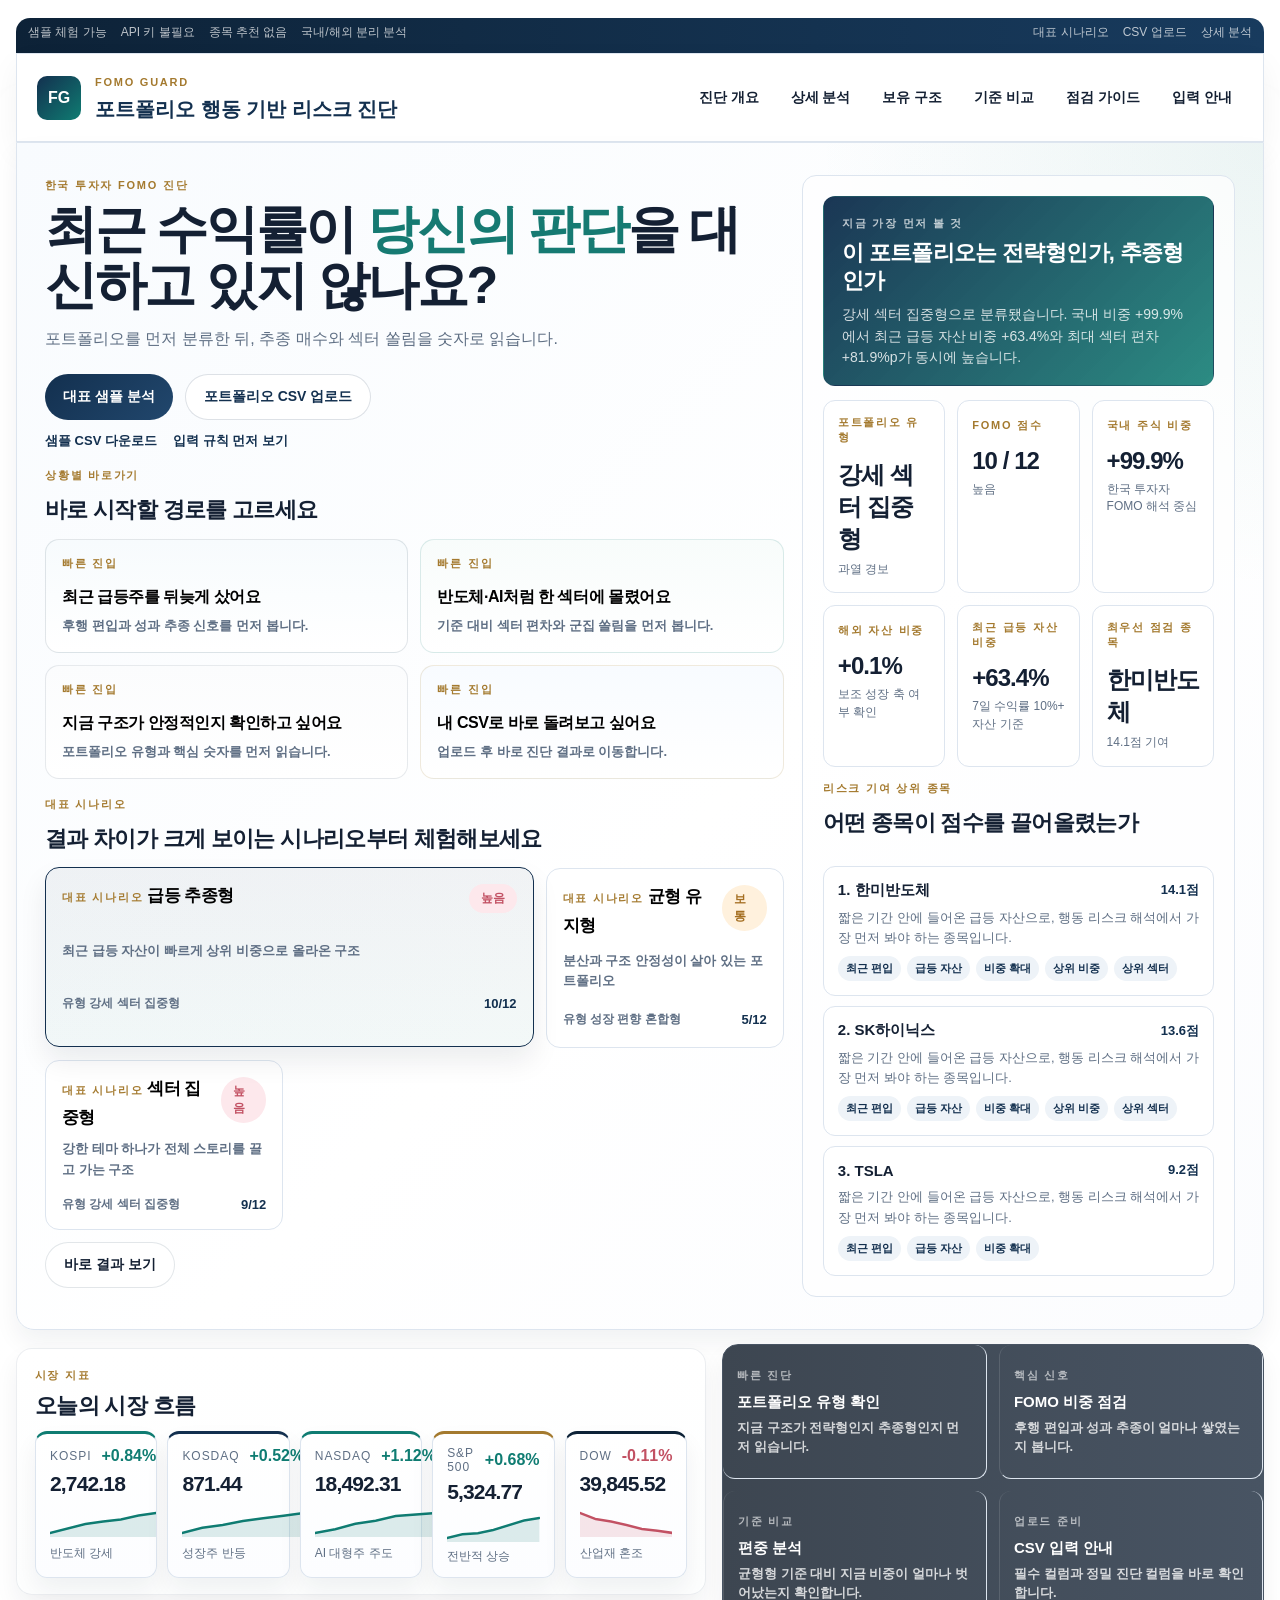
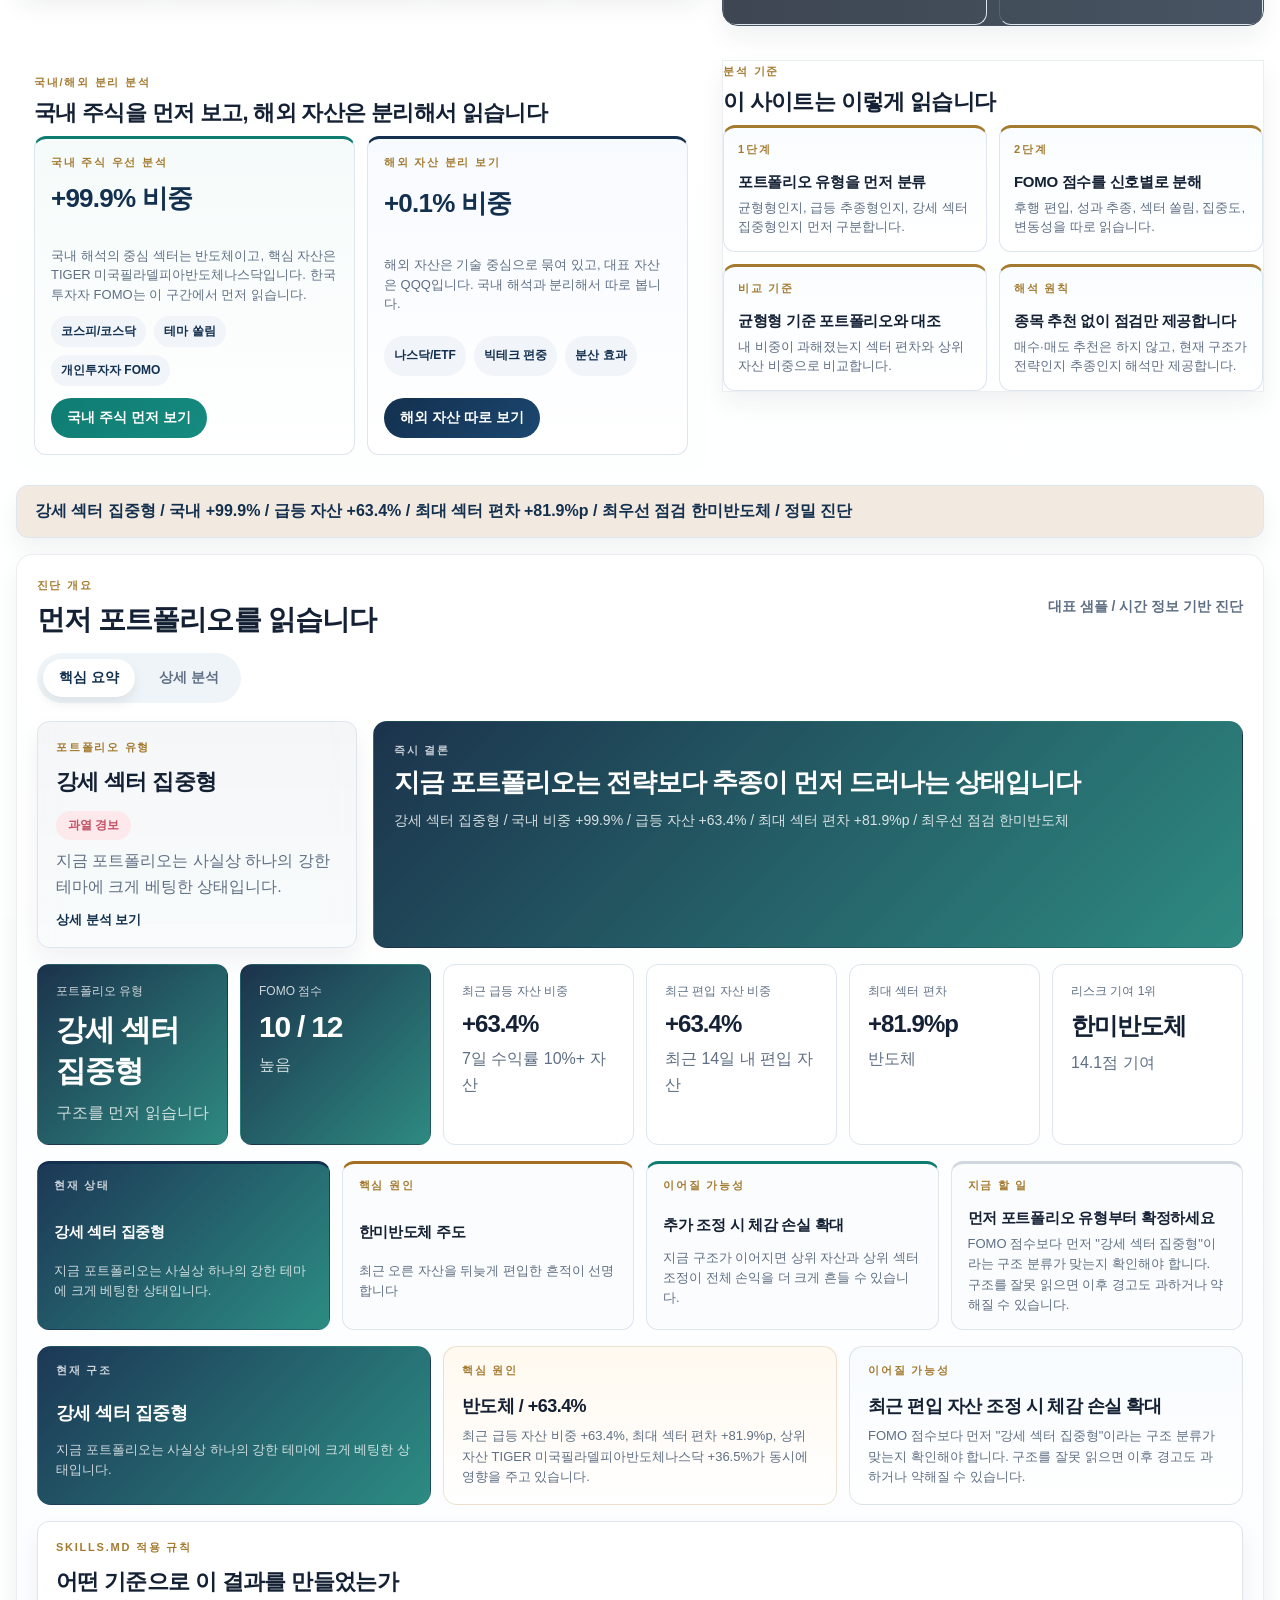
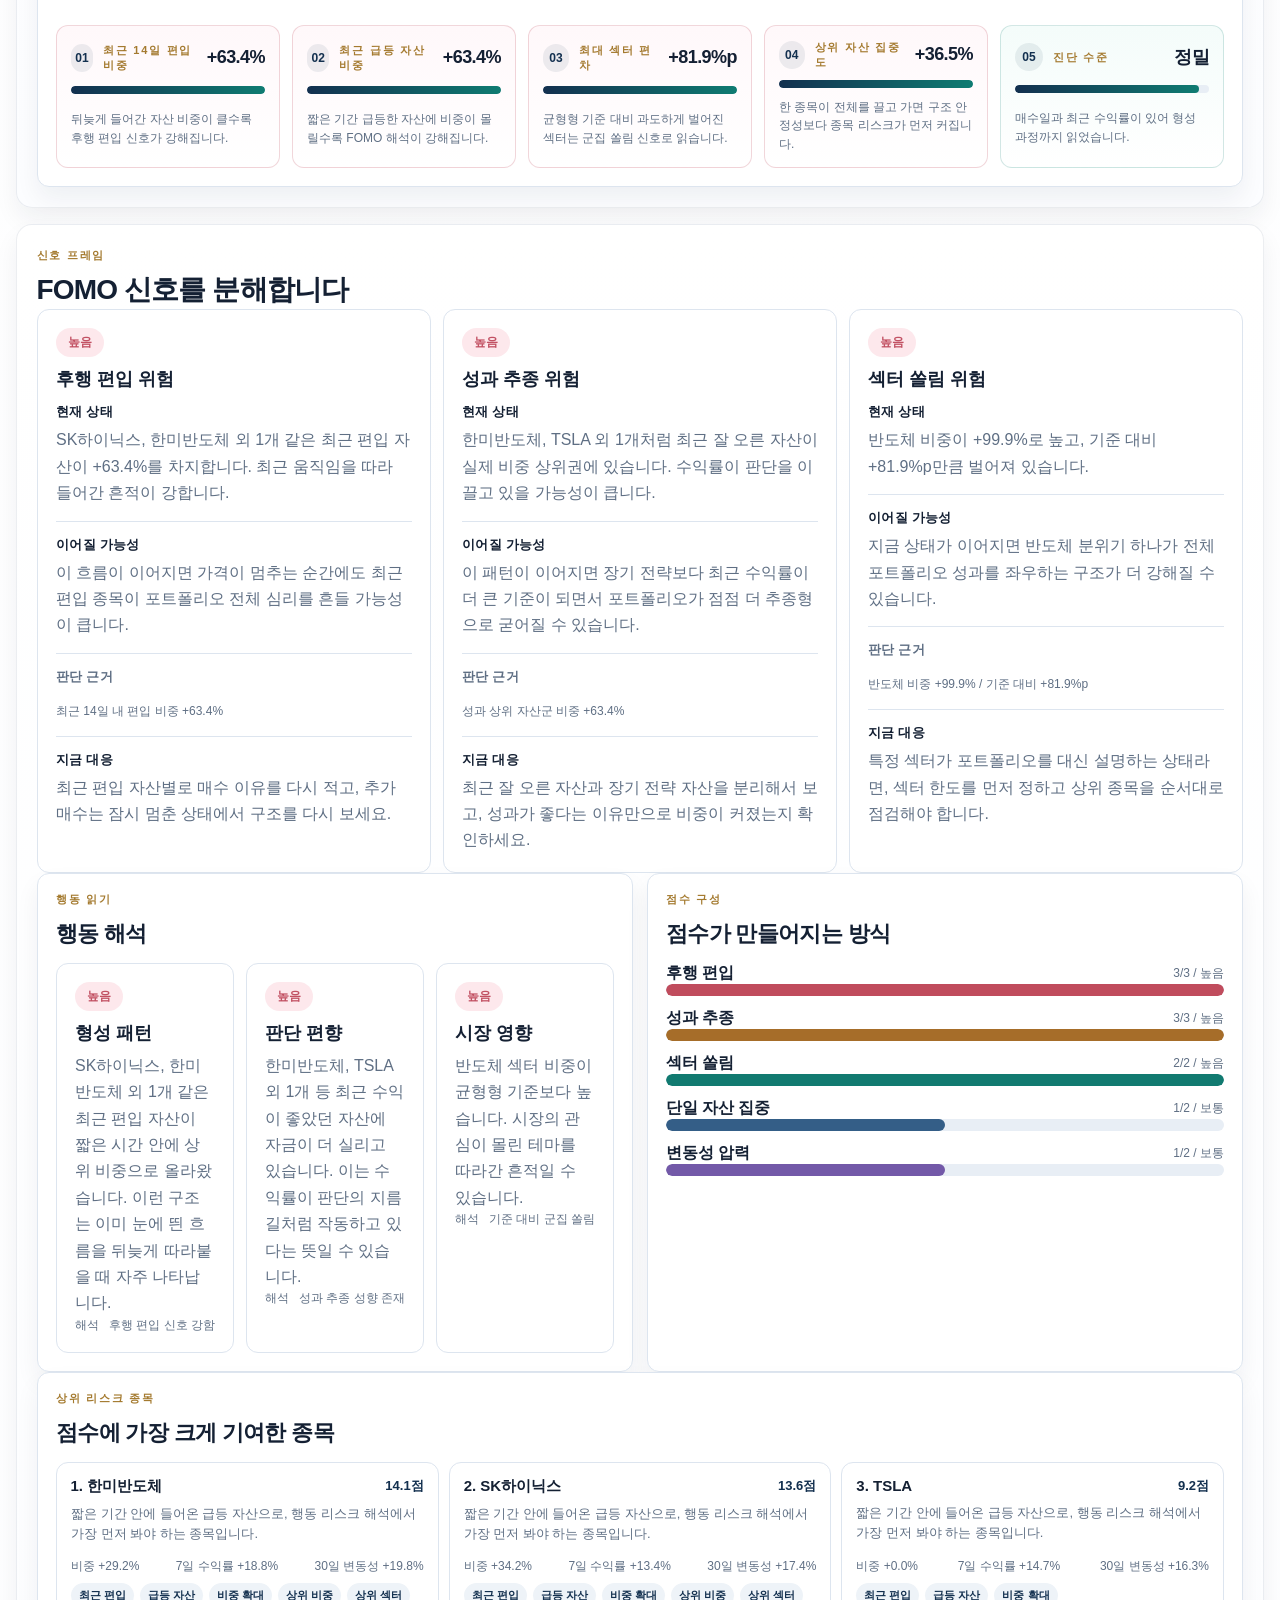
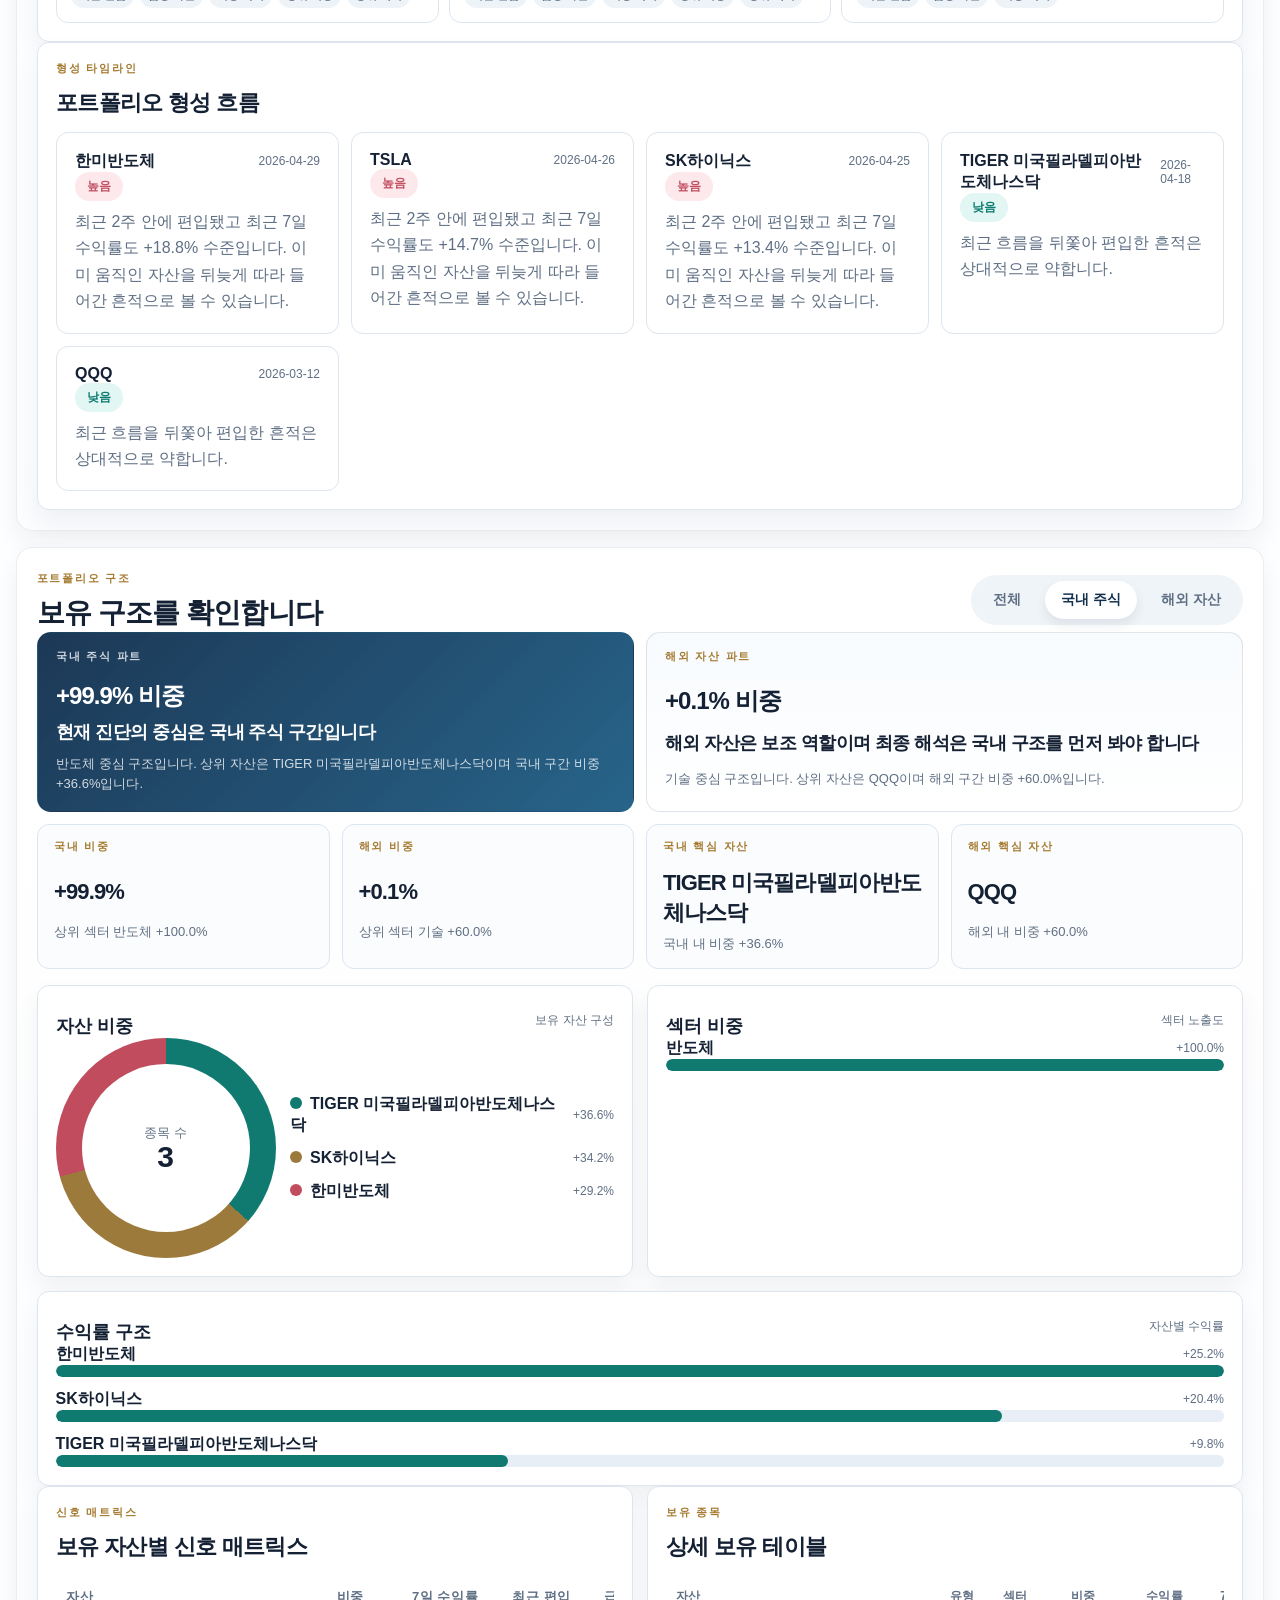
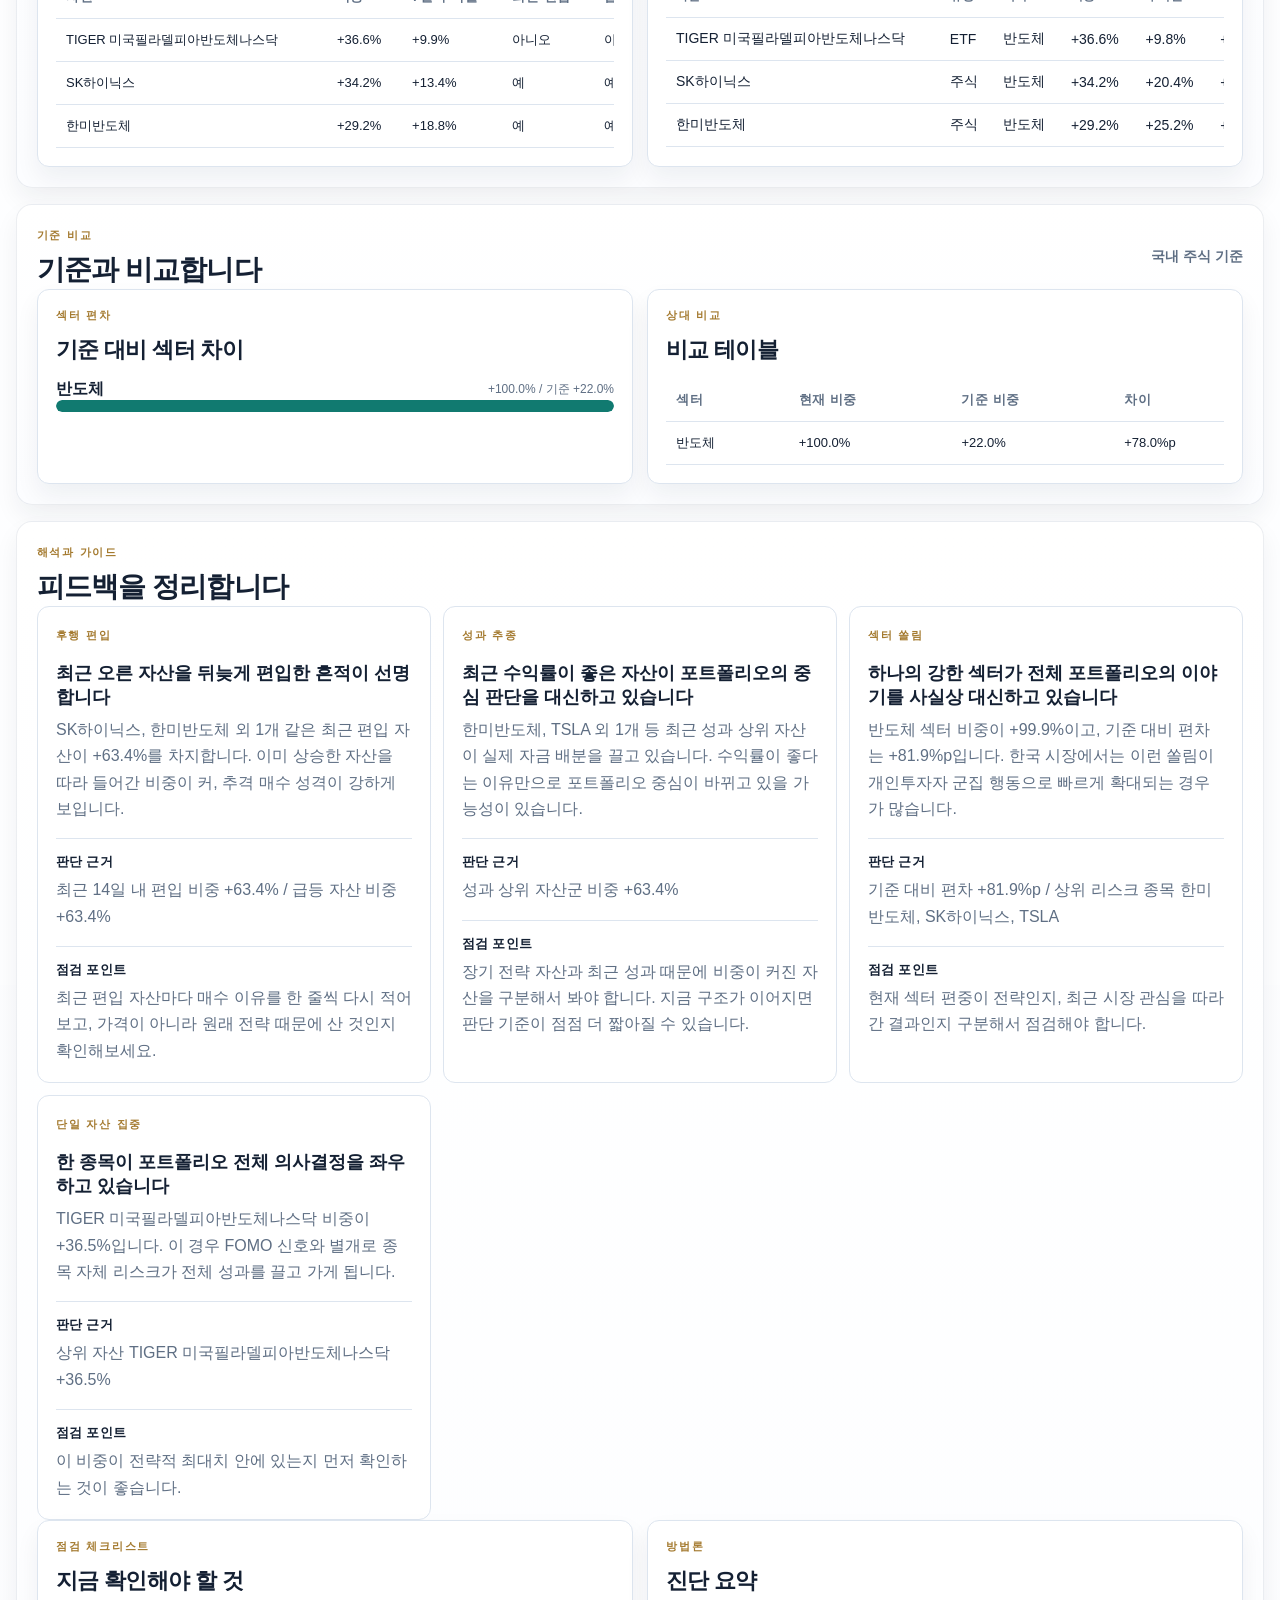
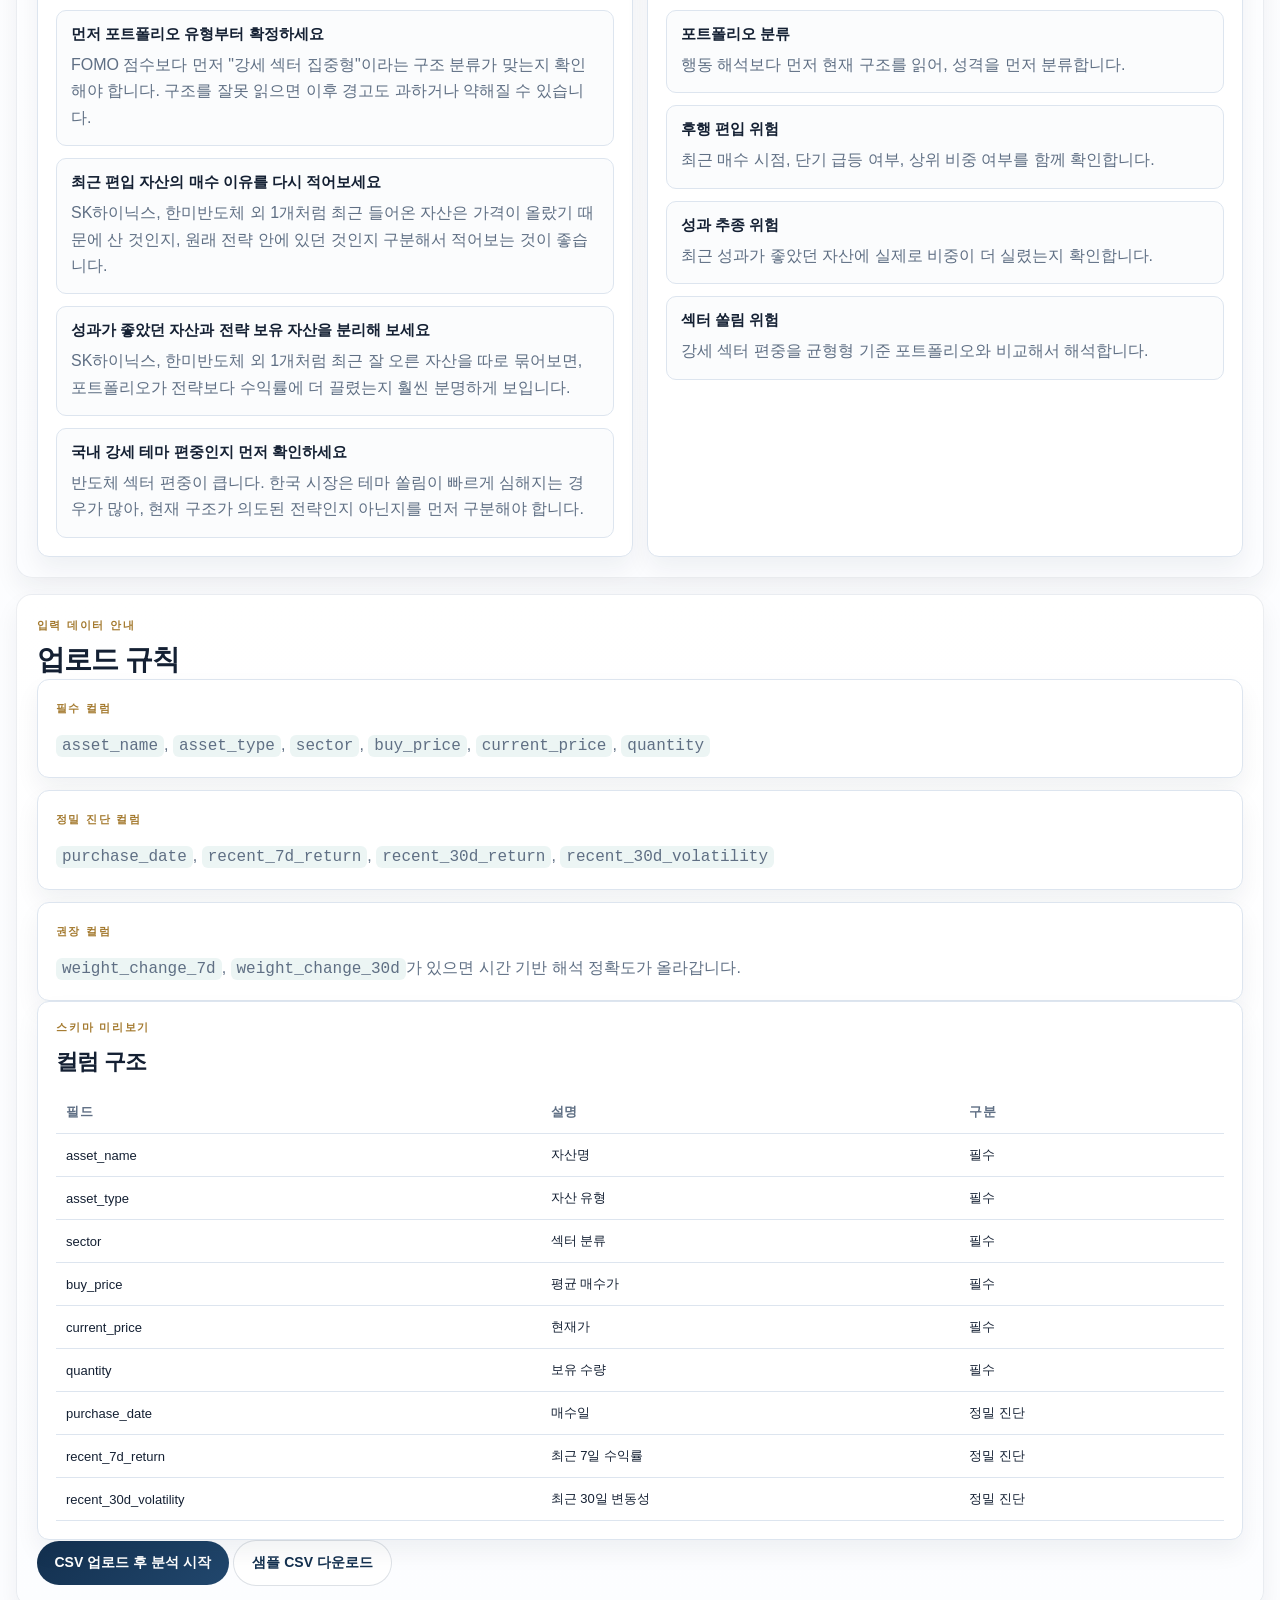
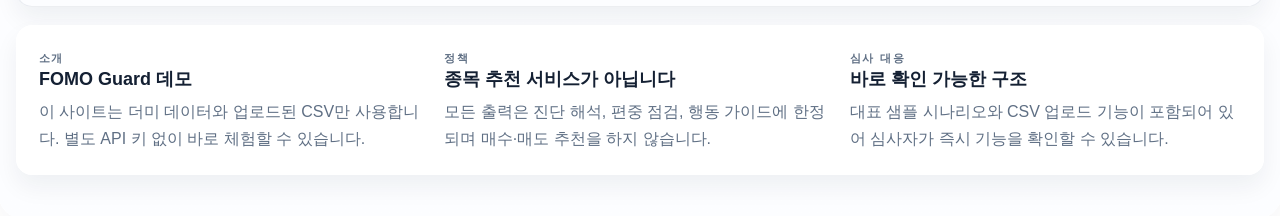
<file: fomo-guard-site/index.html>
<!doctype html>
<html lang="ko">
  <head>
    <meta charset="utf-8" />
    <meta name="viewport" content="width=device-width, initial-scale=1" />
    <title>FOMO Guard</title>
    <link rel="stylesheet" href="./styles.css?v=20260505-layout" />
  </head>
  <body>
    <div class="site-bg"></div>
    <div class="page-shell">
      <div class="utility-bar">
        <div class="utility-links">
          <span>샘플 체험 가능</span>
          <span>API 키 불필요</span>
          <span>종목 추천 없음</span>
          <span>국내/해외 분리 분석</span>
        </div>
        <div class="utility-links utility-links-right">
          <span>대표 시나리오</span>
          <span>CSV 업로드</span>
          <span>상세 분석</span>
        </div>
      </div>

      <header class="topbar">
        <div class="brand-block">
          <span class="brand-mark">FG</span>
          <div>
            <p class="eyebrow">FOMO Guard</p>
            <h1>포트폴리오 행동 기반 리스크 진단</h1>
          </div>
        </div>
        <nav class="top-nav">
          <button class="nav-tab scroll-trigger" data-scroll="dashboard">진단 개요</button>
          <button class="nav-tab scroll-trigger" data-scroll="dashboard" data-analysis-target="detail">상세 분석</button>
          <button class="nav-tab scroll-trigger" data-scroll="portfolio">보유 구조</button>
          <button class="nav-tab scroll-trigger" data-scroll="comparison">기준 비교</button>
          <button class="nav-tab scroll-trigger" data-scroll="playbook">점검 가이드</button>
          <button class="nav-tab scroll-trigger" data-scroll="data-room">입력 안내</button>
        </nav>
      </header>

      <section class="hero-finance">
        <div class="hero-copy">
          <p class="hero-kicker">한국 투자자 FOMO 진단</p>
          <h2>최근 수익률이 <span>당신의 판단</span>을 대신하고 있지 않나요?</h2>
          <p class="hero-summary">
            포트폴리오를 먼저 분류한 뒤, 추종 매수와 섹터 쏠림을 숫자로 읽습니다.
          </p>
          <div class="hero-question-strip">
            <span class="question-chip">최근 편입 종목이 상위 비중인가?</span>
            <span class="question-chip">강세 섹터가 전체를 끌고 있나?</span>
            <span class="question-chip">잘 오른 자산에만 돈이 몰렸나?</span>
          </div>
          <div class="hero-actions">
            <button id="load-primary-sample" class="primary-button">대표 샘플 분석</button>
            <label class="secondary-button file-trigger" for="csv-input">포트폴리오 CSV 업로드</label>
            <input id="csv-input" type="file" accept=".csv" hidden />
          </div>
          <div class="hero-sub-actions">
            <a class="hero-link-action" href="./sample_portfolio.csv" download>샘플 CSV 다운로드</a>
            <button class="hero-link-action scroll-trigger" data-scroll="data-room" type="button">입력 규칙 먼저 보기</button>
          </div>
          <div class="panel-mini-head hero-situation-head">
            <span class="mini-label">상황별 바로가기</span>
            <strong>바로 시작할 경로를 고르세요</strong>
          </div>
          <div id="situation-grid" class="situation-grid">
            <button class="situation-card" type="button" data-situation="chasing" data-scroll-target="signals">
              <span class="mini-label">빠른 진입</span>
              <strong>최근 급등주를 뒤늦게 샀어요</strong>
              <p>후행 편입과 성과 추종 신호를 먼저 봅니다.</p>
            </button>
            <button class="situation-card" type="button" data-situation="sector-heavy" data-scroll-target="comparison">
              <span class="mini-label">빠른 진입</span>
              <strong>반도체·AI처럼 한 섹터에 몰렸어요</strong>
              <p>기준 대비 섹터 편차와 군집 쏠림을 먼저 봅니다.</p>
            </button>
            <button class="situation-card" type="button" data-situation="balanced" data-scroll-target="dashboard">
              <span class="mini-label">빠른 진입</span>
              <strong>지금 구조가 안정적인지 확인하고 싶어요</strong>
              <p>포트폴리오 유형과 핵심 숫자를 먼저 읽습니다.</p>
            </button>
            <button class="situation-card" type="button" data-situation="upload" data-scroll-target="data-room">
              <span class="mini-label">빠른 진입</span>
              <strong>내 CSV로 바로 돌려보고 싶어요</strong>
              <p>업로드 후 바로 진단 결과로 이동합니다.</p>
            </button>
          </div>
          <div class="panel-mini-head hero-preset-head">
            <span class="mini-label">대표 시나리오</span>
            <strong>결과 차이가 크게 보이는 시나리오부터 체험해보세요</strong>
          </div>
          <div id="preset-showcase" class="preset-showcase"></div>
          <div class="hero-actions hero-actions-tight">
            <button class="preset-button scroll-trigger" data-scroll="dashboard">바로 결과 보기</button>
          </div>
        </div>

        <aside class="hero-market-panel">
          <div class="hero-hook-card">
            <span class="mini-label">지금 가장 먼저 볼 것</span>
            <strong>이 포트폴리오는 전략형인가, 추종형인가</strong>
            <p id="hero-hook-copy">
              대표 샘플을 기준으로 포트폴리오 구조와 FOMO 비중을 바로 읽을 수 있습니다.
            </p>
          </div>
          <div id="hero-kpi-grid" class="hero-kpi-grid">
            <article class="hero-kpi-card">
              <span class="mini-label">포트폴리오 유형</span>
              <strong>-</strong>
              <p>구조 분류 중</p>
            </article>
            <article class="hero-kpi-card">
              <span class="mini-label">FOMO 점수</span>
              <strong>-</strong>
              <p>행동 리스크 점검 중</p>
            </article>
            <article class="hero-kpi-card">
              <span class="mini-label">최근 급등 자산 비중</span>
              <strong>-</strong>
              <p>대표 샘플 기준</p>
            </article>
            <article class="hero-kpi-card">
              <span class="mini-label">최대 섹터 편차</span>
              <strong>-</strong>
              <p>기준 대비 확인 중</p>
            </article>
          </div>
          <div class="panel-mini-head hero-driver-head">
            <span class="mini-label">리스크 기여 상위 종목</span>
            <strong>어떤 종목이 점수를 끌어올렸는가</strong>
          </div>
          <div id="hero-driver-list" class="hero-driver-list">
            <article class="hero-driver-item">
              <strong>-</strong>
              <span>상위 종목 분석 대기</span>
            </article>
          </div>
        </aside>
      </section>

      <div class="home-board-grid">
      <section class="market-overview">
        <div class="section-headline section-headline-compact">
          <div>
            <p class="section-kicker">시장 지표</p>
            <h2>오늘의 시장 흐름</h2>
          </div>
        </div>
        <div id="market-grid" class="market-grid market-grid-wide"></div>
      </section>

      <section class="service-rail">
        <div class="service-rail-grid">
          <button class="service-rail-card scroll-trigger" data-scroll="dashboard" type="button">
            <span class="mini-label">빠른 진단</span>
            <strong>포트폴리오 유형 확인</strong>
            <p>지금 구조가 전략형인지 추종형인지 먼저 읽습니다.</p>
          </button>
          <button class="service-rail-card scroll-trigger" data-scroll="signals" type="button">
            <span class="mini-label">핵심 신호</span>
            <strong>FOMO 비중 점검</strong>
            <p>후행 편입과 성과 추종이 얼마나 쌓였는지 봅니다.</p>
          </button>
          <button class="service-rail-card scroll-trigger" data-scroll="comparison" type="button">
            <span class="mini-label">기준 비교</span>
            <strong>편중 분석</strong>
            <p>균형형 기준 대비 지금 비중이 얼마나 벗어났는지 확인합니다.</p>
          </button>
          <button class="service-rail-card scroll-trigger" data-scroll="data-room" type="button">
            <span class="mini-label">업로드 준비</span>
            <strong>CSV 입력 안내</strong>
            <p>필수 컬럼과 정밀 진단 컬럼을 바로 확인합니다.</p>
          </button>
        </div>
      </section>

      <section class="region-rail">
        <div class="section-headline section-headline-compact">
          <div>
            <p class="section-kicker">국내/해외 분리 분석</p>
            <h2>국내 주식을 먼저 보고, 해외 자산은 분리해서 읽습니다</h2>
          </div>
        </div>
        <div class="compact-part-grid">
          <article class="market-scope-card market-scope-card-domestic">
            <div class="panel-mini-head">
              <span class="mini-label">국내 주식 우선 분석</span>
              <strong id="landing-domestic-share">-</strong>
            </div>
            <p id="landing-domestic-copy" class="market-scope-copy">국내 주식 비중과 국내 상위 섹터부터 읽습니다.</p>
            <div class="market-scope-tags">
              <span>코스피/코스닥</span>
              <span>테마 쏠림</span>
              <span>개인투자자 FOMO</span>
            </div>
            <button class="scope-button" type="button" data-region-quick="domestic">국내 주식 먼저 보기</button>
          </article>

          <article class="market-scope-card market-scope-card-overseas">
            <div class="panel-mini-head">
              <span class="mini-label">해외 자산 분리 보기</span>
              <strong id="landing-overseas-share">-</strong>
            </div>
            <p id="landing-overseas-copy" class="market-scope-copy">해외 자산은 성장 보조축인지, 별도 추종 구간인지 분리합니다.</p>
            <div class="market-scope-tags">
              <span>나스닥/ETF</span>
              <span>빅테크 편중</span>
              <span>분산 효과</span>
            </div>
            <button class="scope-button" type="button" data-region-quick="overseas">해외 자산 따로 보기</button>
          </article>
        </div>
      </section>

      <section class="analysis-standard">
        <div class="section-headline section-headline-compact">
          <div>
            <p class="section-kicker">분석 기준</p>
            <h2>이 사이트는 이렇게 읽습니다</h2>
          </div>
        </div>
        <div class="analysis-standard-grid">
          <article class="analysis-standard-card">
            <span class="mini-label">1단계</span>
            <strong>포트폴리오 유형을 먼저 분류</strong>
            <p>균형형인지, 급등 추종형인지, 강세 섹터 집중형인지 먼저 구분합니다.</p>
          </article>
          <article class="analysis-standard-card">
            <span class="mini-label">2단계</span>
            <strong>FOMO 점수를 신호별로 분해</strong>
            <p>후행 편입, 성과 추종, 섹터 쏠림, 집중도, 변동성을 따로 읽습니다.</p>
          </article>
          <article class="analysis-standard-card">
            <span class="mini-label">비교 기준</span>
            <strong>균형형 기준 포트폴리오와 대조</strong>
            <p>내 비중이 과해졌는지 섹터 편차와 상위 자산 비중으로 비교합니다.</p>
          </article>
          <article class="analysis-standard-card">
            <span class="mini-label">해석 원칙</span>
            <strong>종목 추천 없이 점검만 제공합니다</strong>
            <p>매수·매도 추천은 하지 않고, 현재 구조가 전략인지 추종인지 해석만 제공합니다.</p>
          </article>
        </div>
      </section>
      </div>

      <section class="status-banner" id="status-banner">
        대표 샘플이 로드되어 있습니다. CSV 업로드 시 결과가 즉시 교체됩니다.
      </section>

      <main class="dashboard-shell">
        <section class="panel panel-section" id="dashboard">
          <div class="panel-header">
            <div>
              <p class="section-kicker">진단 개요</p>
              <h2>먼저 포트폴리오를 읽습니다</h2>
            </div>
            <div id="dataset-meta" class="dataset-meta">대표 샘플 / 시간 정보 기반 진단</div>
          </div>

          <div class="analysis-switcher">
            <button class="analysis-tab is-active" type="button" data-analysis-view="summary">핵심 요약</button>
            <button class="analysis-tab" type="button" data-analysis-view="detail">상세 분석</button>
          </div>

          <div class="analysis-view is-active" data-analysis-panel="summary">
            <div class="quick-overview-grid">
              <article class="classification-card quick-classification-card">
                <div class="panel-mini-head">
                  <span class="mini-label">포트폴리오 유형</span>
                  <strong id="classification-title">균형형 코어</strong>
                </div>
                <span id="classification-badge" class="risk-chip positive">안정형</span>
                <p id="classification-impact" class="classification-summary">
                  현재 포트폴리오는 구조상 분산이 보이기 때문에, 행동 리스크보다 구조 해석이 먼저입니다.
                </p>
                <button class="link-button" type="button" data-analysis-view="detail">상세 분석 보기</button>
              </article>

              <article class="verdict-banner">
                <span class="mini-label">즉시 결론</span>
                <strong id="verdict-title">포트폴리오를 분석 중입니다</strong>
                <p id="verdict-body">샘플 또는 CSV 데이터를 기준으로 구조와 행동 신호를 읽습니다.</p>
              </article>
            </div>

            <div id="summary-grid" class="summary-grid"></div>

            <div id="summary-takeaways" class="summary-takeaways"></div>

            <div id="impact-strip" class="impact-strip"></div>

            <article class="subpanel rules-panel">
              <div class="panel-mini-head">
                <span class="mini-label">Skills.md 적용 규칙</span>
                <strong>어떤 기준으로 이 결과를 만들었는가</strong>
              </div>
              <div id="rules-visual-grid" class="rules-visual-grid"></div>
            </article>
          </div>

          <div class="analysis-view" data-analysis-panel="detail">
            <div class="executive-grid detail-executive-grid">
              <aside class="research-sidebar">
                <article class="gauge-card">
                  <div id="gauge-ring" class="gauge-ring">
                    <div class="gauge-center">
                      <span>FOMO 점수</span>
                      <strong id="gauge-score">0</strong>
                      <em id="gauge-level">낮음</em>
                    </div>
                  </div>
                  <p id="gauge-caption" class="gauge-caption">
                    현재 포트폴리오가 최근 시장 분위기와 단기 성과에 얼마나 흔들리고 있는지를 한눈에 보여줍니다.
                  </p>
                </article>

                <article class="mix-card">
                  <div class="panel-mini-head">
                    <span class="mini-label">FOMO 비중</span>
                    <strong>위험 구성</strong>
                  </div>
                  <div class="mix-layout">
                    <div id="fomo-mix-donut" class="mix-donut">
                      <div class="mix-center">
                        <span>위험 점수</span>
                        <strong id="fomo-mix-score">0</strong>
                      </div>
                    </div>
                    <div id="fomo-mix-legend" class="legend-list"></div>
                  </div>
                </article>

                <article class="side-card">
                  <span class="mini-label">진단 기준</span>
                  <div id="research-meta" class="meta-list"></div>
                </article>

                <article class="side-card">
                  <span class="mini-label">데이터 품질 메모</span>
                  <div id="data-quality" class="meta-list"></div>
                </article>
              </aside>

              <div class="executive-main">
                <article class="lead-insight-card">
                  <div class="panel-mini-head">
                    <span class="mini-label">상세 분류</span>
                    <strong>왜 이런 유형으로 읽혔는가</strong>
                  </div>
                  <p id="classification-summary" class="classification-summary">
                    현재 포트폴리오는 구조상 분산이 보이기 때문에, 행동 리스크보다 구조 해석이 먼저입니다.
                  </p>
                  <div id="classification-traits" class="classification-traits"></div>
                </article>

                <article class="regime-card">
                  <div class="panel-mini-head">
                    <span class="mini-label">핵심 메모</span>
                    <strong>빠른 읽기 노트</strong>
                  </div>
                  <div id="regime-grid" class="regime-grid"></div>
                </article>

                <div class="executive-subgrid detail-note-grid">
                  <article class="lead-insight-card">
                    <div class="panel-mini-head">
                      <span class="mini-label">구조 해석</span>
                      <strong>이 포트폴리오는 어떤 유형인가?</strong>
                    </div>
                    <div id="classification-brief" class="lead-insight"></div>
                  </article>

                  <article class="lead-insight-card">
                    <div class="panel-mini-head">
                      <span class="mini-label">행동 해석</span>
                      <strong>가장 먼저 볼 신호는 무엇인가?</strong>
                    </div>
                    <div id="lead-insight" class="lead-insight"></div>
                  </article>
                </div>
              </div>
            </div>

            <article class="detail-story-panel">
              <div class="panel-mini-head">
                <span class="mini-label">상세 읽기</span>
                <strong>현재 상태와 이어질 가능성을 순서대로 봅니다</strong>
              </div>
              <div id="detail-story-grid" class="detail-story-grid"></div>
            </article>
          </div>
        </section>

        <section class="panel panel-section" id="signals">
          <div class="panel-header">
            <div>
              <p class="section-kicker">신호 프레임</p>
              <h2>FOMO 신호를 분해합니다</h2>
            </div>
          </div>

          <div id="diagnosis-grid" class="diagnosis-grid"></div>

          <div class="two-column-stack">
            <article class="subpanel">
              <div class="panel-mini-head">
                <span class="mini-label">행동 읽기</span>
                <strong>행동 해석</strong>
              </div>
              <div id="behavior-grid" class="behavior-grid"></div>
            </article>

            <article class="subpanel">
              <div class="panel-mini-head">
                <span class="mini-label">점수 구성</span>
                <strong>점수가 만들어지는 방식</strong>
              </div>
              <div id="score-breakdown" class="bar-list"></div>
            </article>
          </div>

          <article class="subpanel">
            <div class="panel-mini-head">
              <span class="mini-label">상위 리스크 종목</span>
              <strong>점수에 가장 크게 기여한 종목</strong>
            </div>
            <div id="risk-driver-grid" class="risk-driver-grid"></div>
          </article>

          <article class="subpanel">
            <div class="panel-mini-head">
              <span class="mini-label">형성 타임라인</span>
              <strong>포트폴리오 형성 흐름</strong>
            </div>
            <div id="timeline-cards" class="timeline-grid"></div>
          </article>
        </section>

        <section class="panel panel-section" id="portfolio">
          <div class="panel-header">
            <div>
              <p class="section-kicker">포트폴리오 구조</p>
              <h2>보유 구조를 확인합니다</h2>
            </div>
            <div class="region-switcher" id="region-tab-group">
              <button class="region-tab" type="button" data-region-view="all">전체</button>
              <button class="region-tab is-active" type="button" data-region-view="domestic">국내 주식</button>
              <button class="region-tab" type="button" data-region-view="overseas">해외 자산</button>
            </div>
          </div>

          <div id="region-focus-grid" class="region-focus-grid"></div>

          <div id="region-summary-grid" class="region-summary-grid"></div>

          <div class="charts-grid">
            <article class="chart-card">
              <div class="card-header">
                <h3>자산 비중</h3>
                <span>보유 자산 구성</span>
              </div>
              <div class="donut-layout">
                <div id="asset-donut" class="donut-chart">
                  <div class="donut-center">
                    <span>종목 수</span>
                    <strong id="asset-donut-total">0</strong>
                  </div>
                </div>
                <div id="asset-legend" class="legend-list"></div>
              </div>
            </article>

            <article class="chart-card">
              <div class="card-header">
                <h3>섹터 비중</h3>
                <span>섹터 노출도</span>
              </div>
              <div id="sector-bars" class="bar-list"></div>
            </article>

            <article class="chart-card chart-card-full">
              <div class="card-header">
                <h3>수익률 구조</h3>
                <span>자산별 수익률</span>
              </div>
              <div id="return-bars" class="bar-list"></div>
            </article>
          </div>

          <div class="two-column-stack">
            <article class="subpanel">
              <div class="panel-mini-head">
                <span class="mini-label">신호 매트릭스</span>
                <strong>보유 자산별 신호 매트릭스</strong>
              </div>
              <div class="table-wrap">
                <table class="holdings-table compact-table">
                  <thead>
                    <tr>
                      <th>자산</th>
                      <th>비중</th>
                      <th>7일 수익률</th>
                      <th>최근 편입</th>
                      <th>급등 자산</th>
                      <th>비중 증가</th>
                    </tr>
                  </thead>
                  <tbody id="signal-matrix-body"></tbody>
                </table>
              </div>
            </article>

            <article class="subpanel">
              <div class="panel-mini-head">
                <span class="mini-label">보유 종목</span>
                <strong>상세 보유 테이블</strong>
              </div>
              <div class="table-wrap">
                <table class="holdings-table">
                  <thead>
                    <tr>
                      <th>자산</th>
                      <th>유형</th>
                      <th>섹터</th>
                      <th>비중</th>
                      <th>수익률</th>
                      <th>7일</th>
                      <th>매수일</th>
                    </tr>
                  </thead>
                  <tbody id="holdings-body"></tbody>
                </table>
              </div>
            </article>
          </div>
        </section>

        <section class="panel panel-section" id="comparison">
          <div class="panel-header">
            <div>
              <p class="section-kicker">기준 비교</p>
              <h2>기준과 비교합니다</h2>
            </div>
            <div id="region-context-label" class="dataset-meta">전체 기준</div>
          </div>

          <div class="two-column-stack">
            <article class="subpanel">
              <div class="panel-mini-head">
                <span class="mini-label">섹터 편차</span>
                <strong>기준 대비 섹터 차이</strong>
              </div>
              <div id="comparison-bars" class="bar-list"></div>
            </article>

            <article class="subpanel">
              <div class="panel-mini-head">
                <span class="mini-label">상대 비교</span>
                <strong>비교 테이블</strong>
              </div>
              <div class="table-wrap">
                <table class="holdings-table compact-table">
                  <thead>
                    <tr>
                      <th>섹터</th>
                      <th>현재 비중</th>
                      <th>기준 비중</th>
                      <th>차이</th>
                      <th>상태</th>
                    </tr>
                  </thead>
                  <tbody id="comparison-table-body"></tbody>
                </table>
              </div>
            </article>
          </div>
        </section>

        <section class="panel panel-section" id="playbook">
          <div class="panel-header">
            <div>
              <p class="section-kicker">해석과 가이드</p>
              <h2>피드백을 정리합니다</h2>
            </div>
          </div>

          <div id="insights-grid" class="insights-grid"></div>

          <div class="two-column-stack">
            <article class="subpanel">
              <div class="panel-mini-head">
                <span class="mini-label">점검 체크리스트</span>
                <strong>지금 확인해야 할 것</strong>
              </div>
              <div id="playbook-grid" class="playbook-grid"></div>
            </article>

            <article class="subpanel">
              <div class="panel-mini-head">
                <span class="mini-label">방법론</span>
                <strong>진단 요약</strong>
              </div>
              <div class="methodology-list">
                <div class="methodology-item">
                  <strong>포트폴리오 분류</strong>
                  <p>행동 해석보다 먼저 현재 구조를 읽어, 성격을 먼저 분류합니다.</p>
                </div>
                <div class="methodology-item">
                  <strong>후행 편입 위험</strong>
                  <p>최근 매수 시점, 단기 급등 여부, 상위 비중 여부를 함께 확인합니다.</p>
                </div>
                <div class="methodology-item">
                  <strong>성과 추종 위험</strong>
                  <p>최근 성과가 좋았던 자산에 실제로 비중이 더 실렸는지 확인합니다.</p>
                </div>
                <div class="methodology-item">
                  <strong>섹터 쏠림 위험</strong>
                  <p>강세 섹터 편중을 균형형 기준 포트폴리오와 비교해서 해석합니다.</p>
                </div>
              </div>
            </article>
          </div>
        </section>

        <section class="panel panel-section" id="data-room">
          <div class="panel-header">
            <div>
              <p class="section-kicker">입력 데이터 안내</p>
              <h2>업로드 규칙</h2>
            </div>
          </div>

          <div class="upload-guide-grid">
            <article class="guide-card">
              <span class="mini-label">필수 컬럼</span>
              <p><code>asset_name</code>, <code>asset_type</code>, <code>sector</code>, <code>buy_price</code>, <code>current_price</code>, <code>quantity</code></p>
            </article>
            <article class="guide-card">
              <span class="mini-label">정밀 진단 컬럼</span>
              <p><code>purchase_date</code>, <code>recent_7d_return</code>, <code>recent_30d_return</code>, <code>recent_30d_volatility</code></p>
            </article>
            <article class="guide-card">
              <span class="mini-label">권장 컬럼</span>
              <p><code>weight_change_7d</code>, <code>weight_change_30d</code>가 있으면 시간 기반 해석 정확도가 올라갑니다.</p>
            </article>
          </div>

          <div class="subpanel">
            <div class="panel-mini-head">
              <span class="mini-label">스키마 미리보기</span>
              <strong>컬럼 구조</strong>
            </div>
            <div class="table-wrap">
              <table class="holdings-table compact-table">
                <thead>
                  <tr>
                    <th>필드</th>
                    <th>설명</th>
                    <th>구분</th>
                  </tr>
                </thead>
                <tbody>
                  <tr><td>asset_name</td><td>자산명</td><td>필수</td></tr>
                  <tr><td>asset_type</td><td>자산 유형</td><td>필수</td></tr>
                  <tr><td>sector</td><td>섹터 분류</td><td>필수</td></tr>
                  <tr><td>buy_price</td><td>평균 매수가</td><td>필수</td></tr>
                  <tr><td>current_price</td><td>현재가</td><td>필수</td></tr>
                  <tr><td>quantity</td><td>보유 수량</td><td>필수</td></tr>
                  <tr><td>purchase_date</td><td>매수일</td><td>정밀 진단</td></tr>
                  <tr><td>recent_7d_return</td><td>최근 7일 수익률</td><td>정밀 진단</td></tr>
                  <tr><td>recent_30d_volatility</td><td>최근 30일 변동성</td><td>정밀 진단</td></tr>
                </tbody>
              </table>
            </div>
          </div>

          <div class="upload-cta">
            <label class="primary-button file-trigger" for="csv-input">CSV 업로드 후 분석 시작</label>
            <a class="secondary-button" href="./sample_portfolio.csv" download>샘플 CSV 다운로드</a>
          </div>
        </section>
      </main>

      <footer class="site-footer">
        <div class="footer-grid">
          <div>
            <p class="mini-label">소개</p>
            <strong>FOMO Guard 데모</strong>
            <p>이 사이트는 더미 데이터와 업로드된 CSV만 사용합니다. 별도 API 키 없이 바로 체험할 수 있습니다.</p>
          </div>
          <div>
            <p class="mini-label">정책</p>
            <strong>종목 추천 서비스가 아닙니다</strong>
            <p>모든 출력은 진단 해석, 편중 점검, 행동 가이드에 한정되며 매수·매도 추천을 하지 않습니다.</p>
          </div>
          <div>
            <p class="mini-label">심사 대응</p>
            <strong>바로 확인 가능한 구조</strong>
            <p>대표 샘플 시나리오와 CSV 업로드 기능이 포함되어 있어 심사자가 즉시 기능을 확인할 수 있습니다.</p>
          </div>
        </div>
      </footer>
    </div>

    <script src="./app.js?v=20260505-layout"></script>
  </body>
</html>
</file>
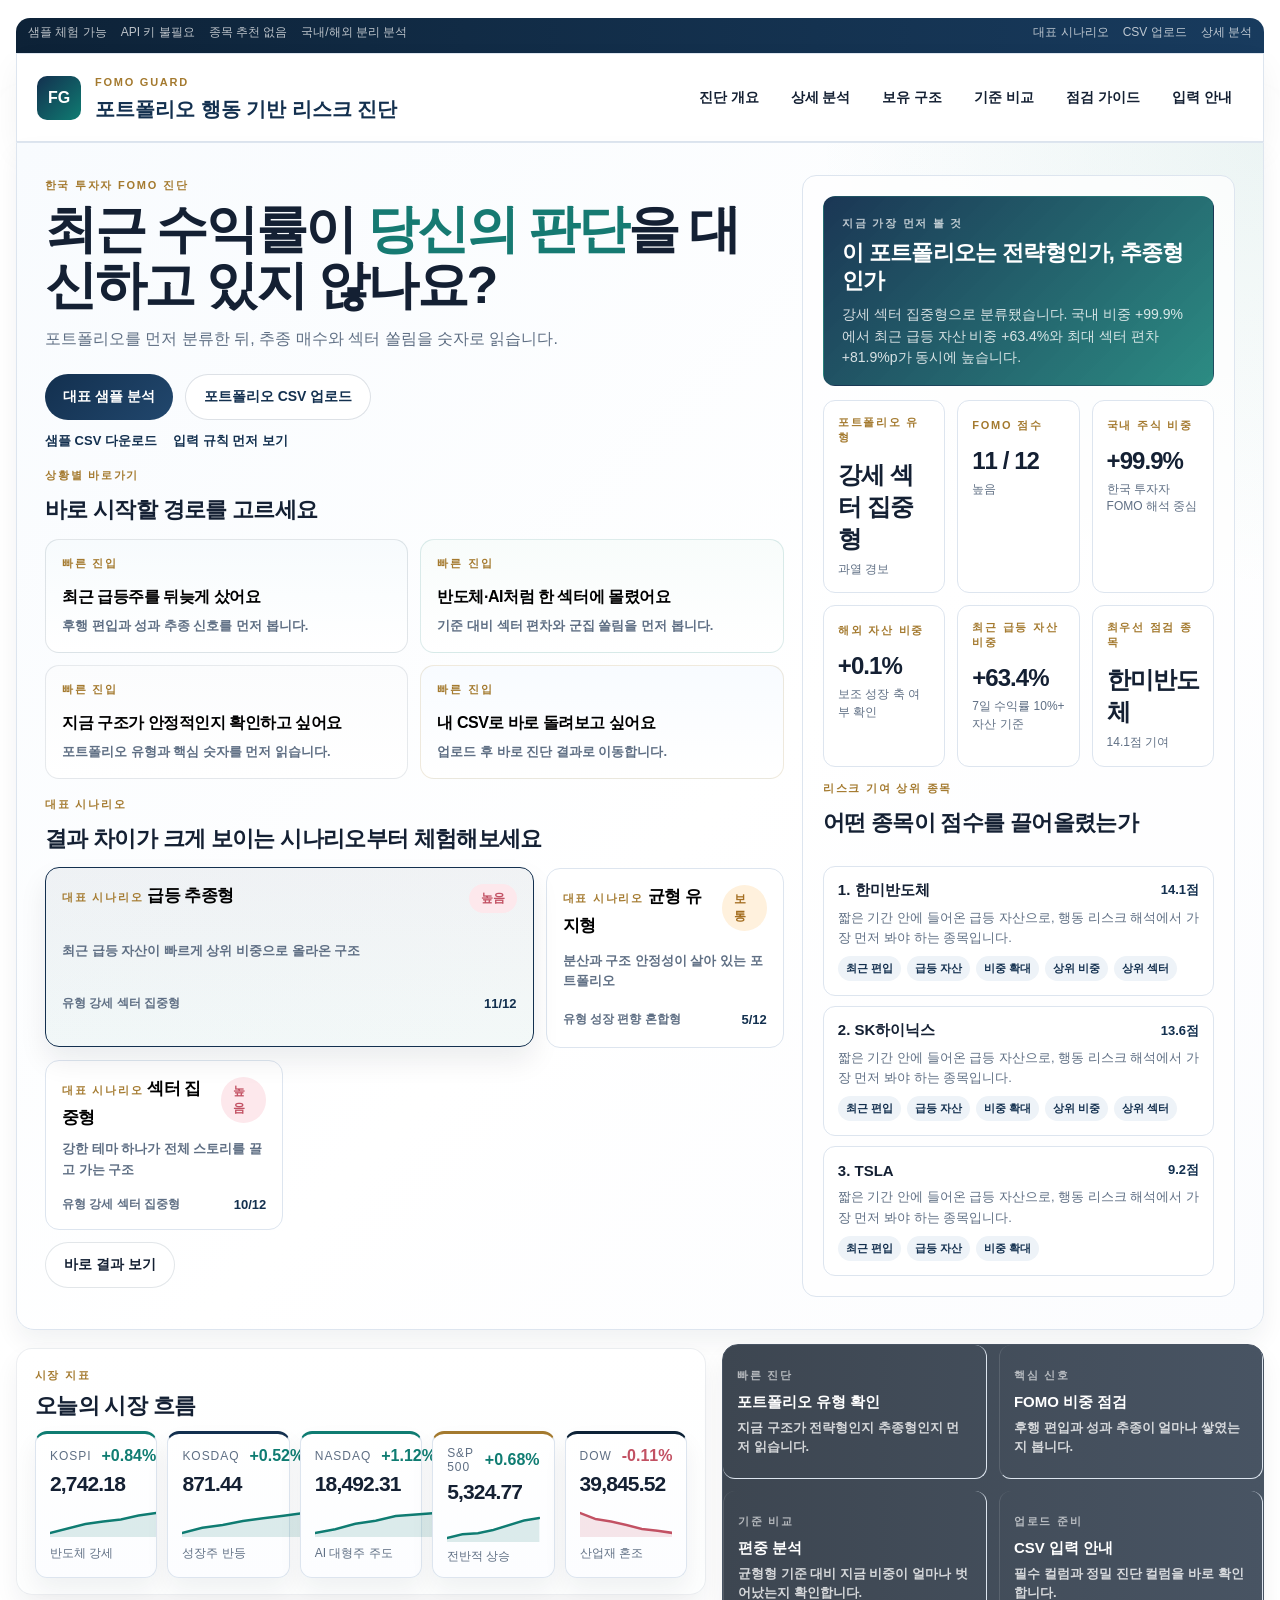
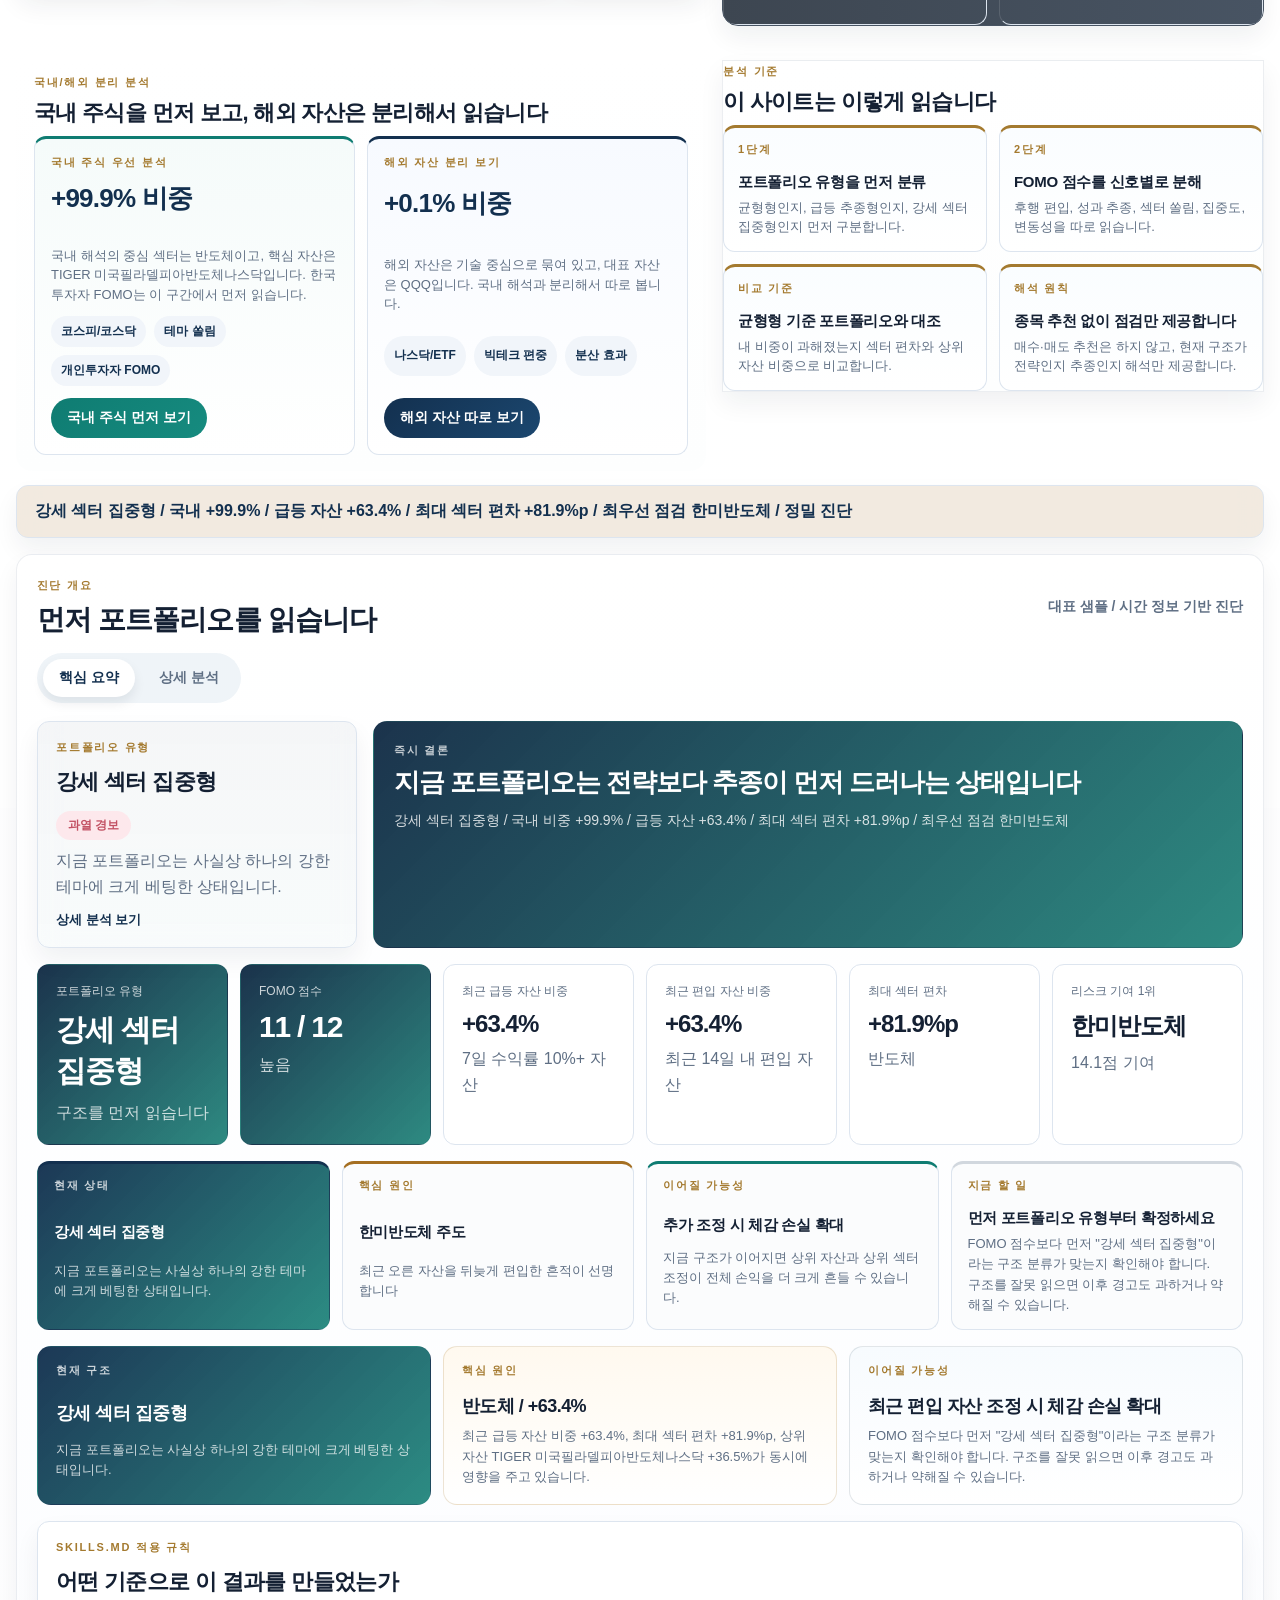
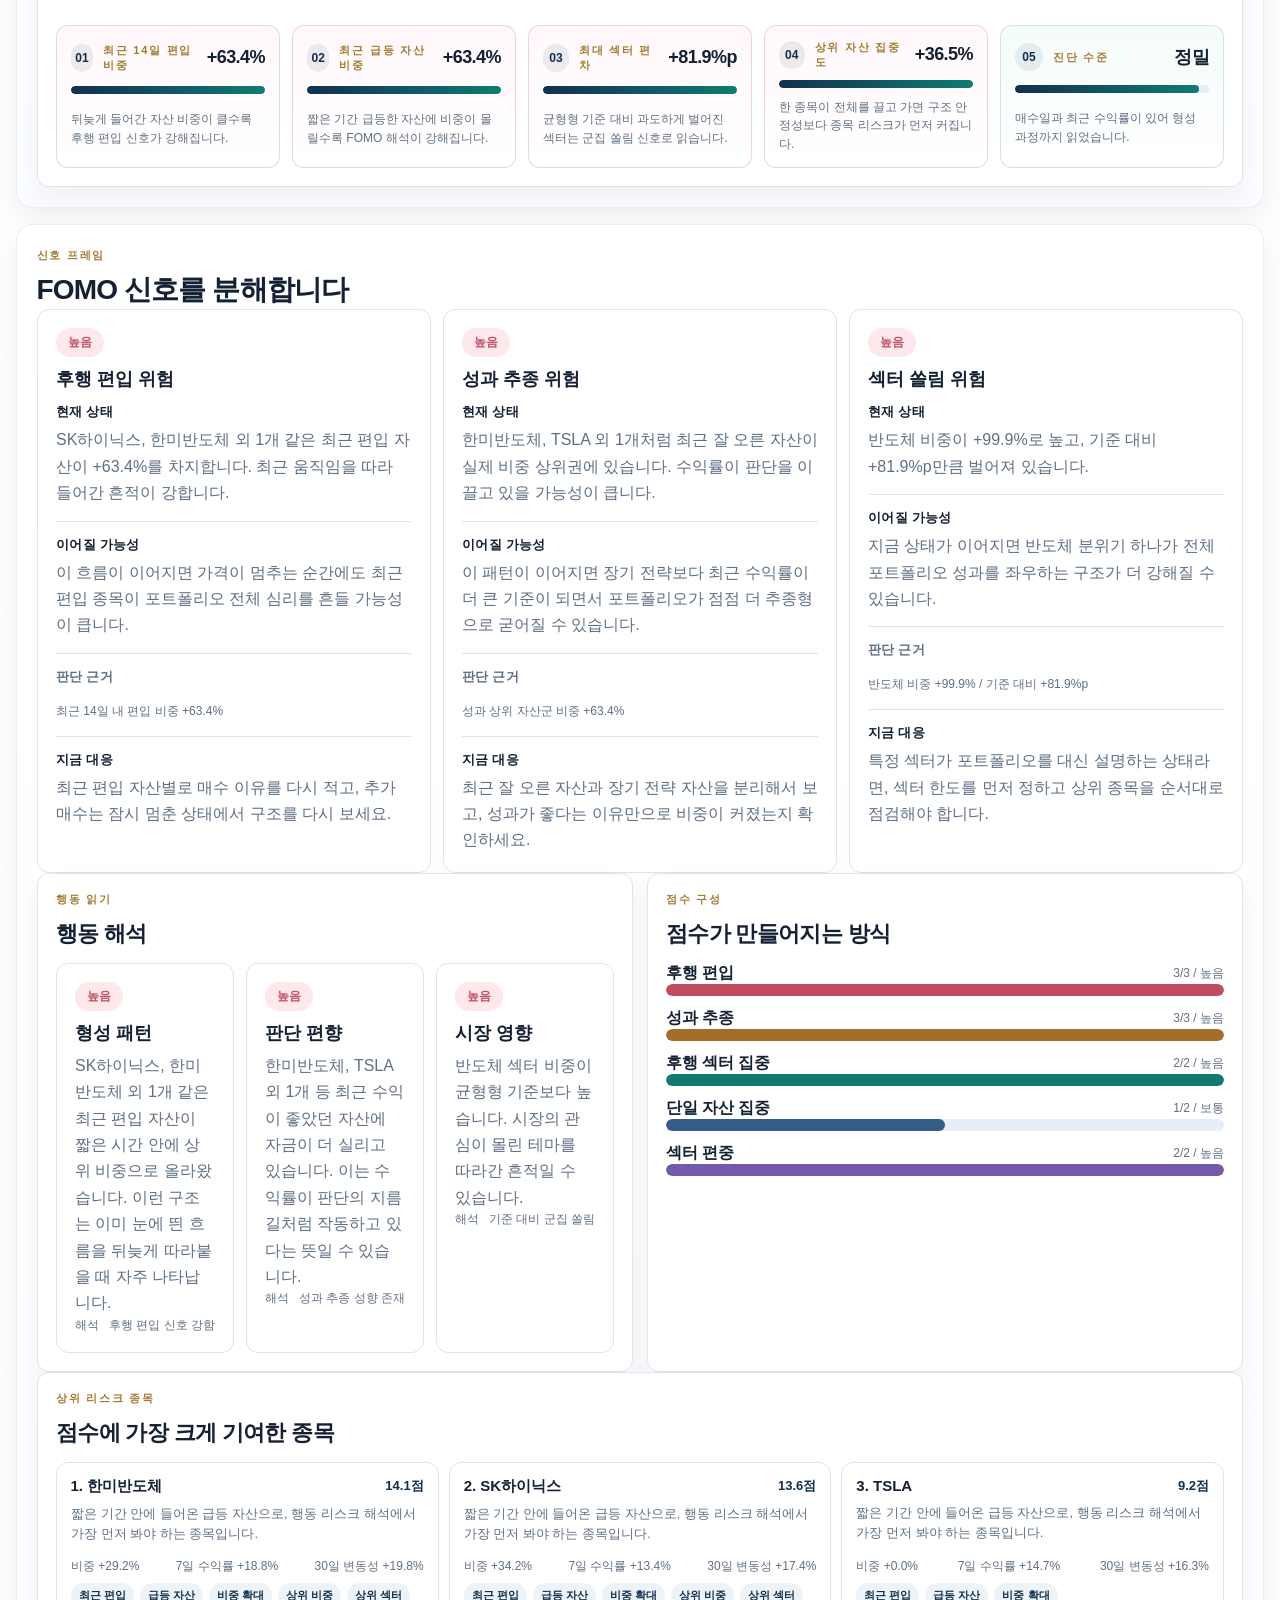
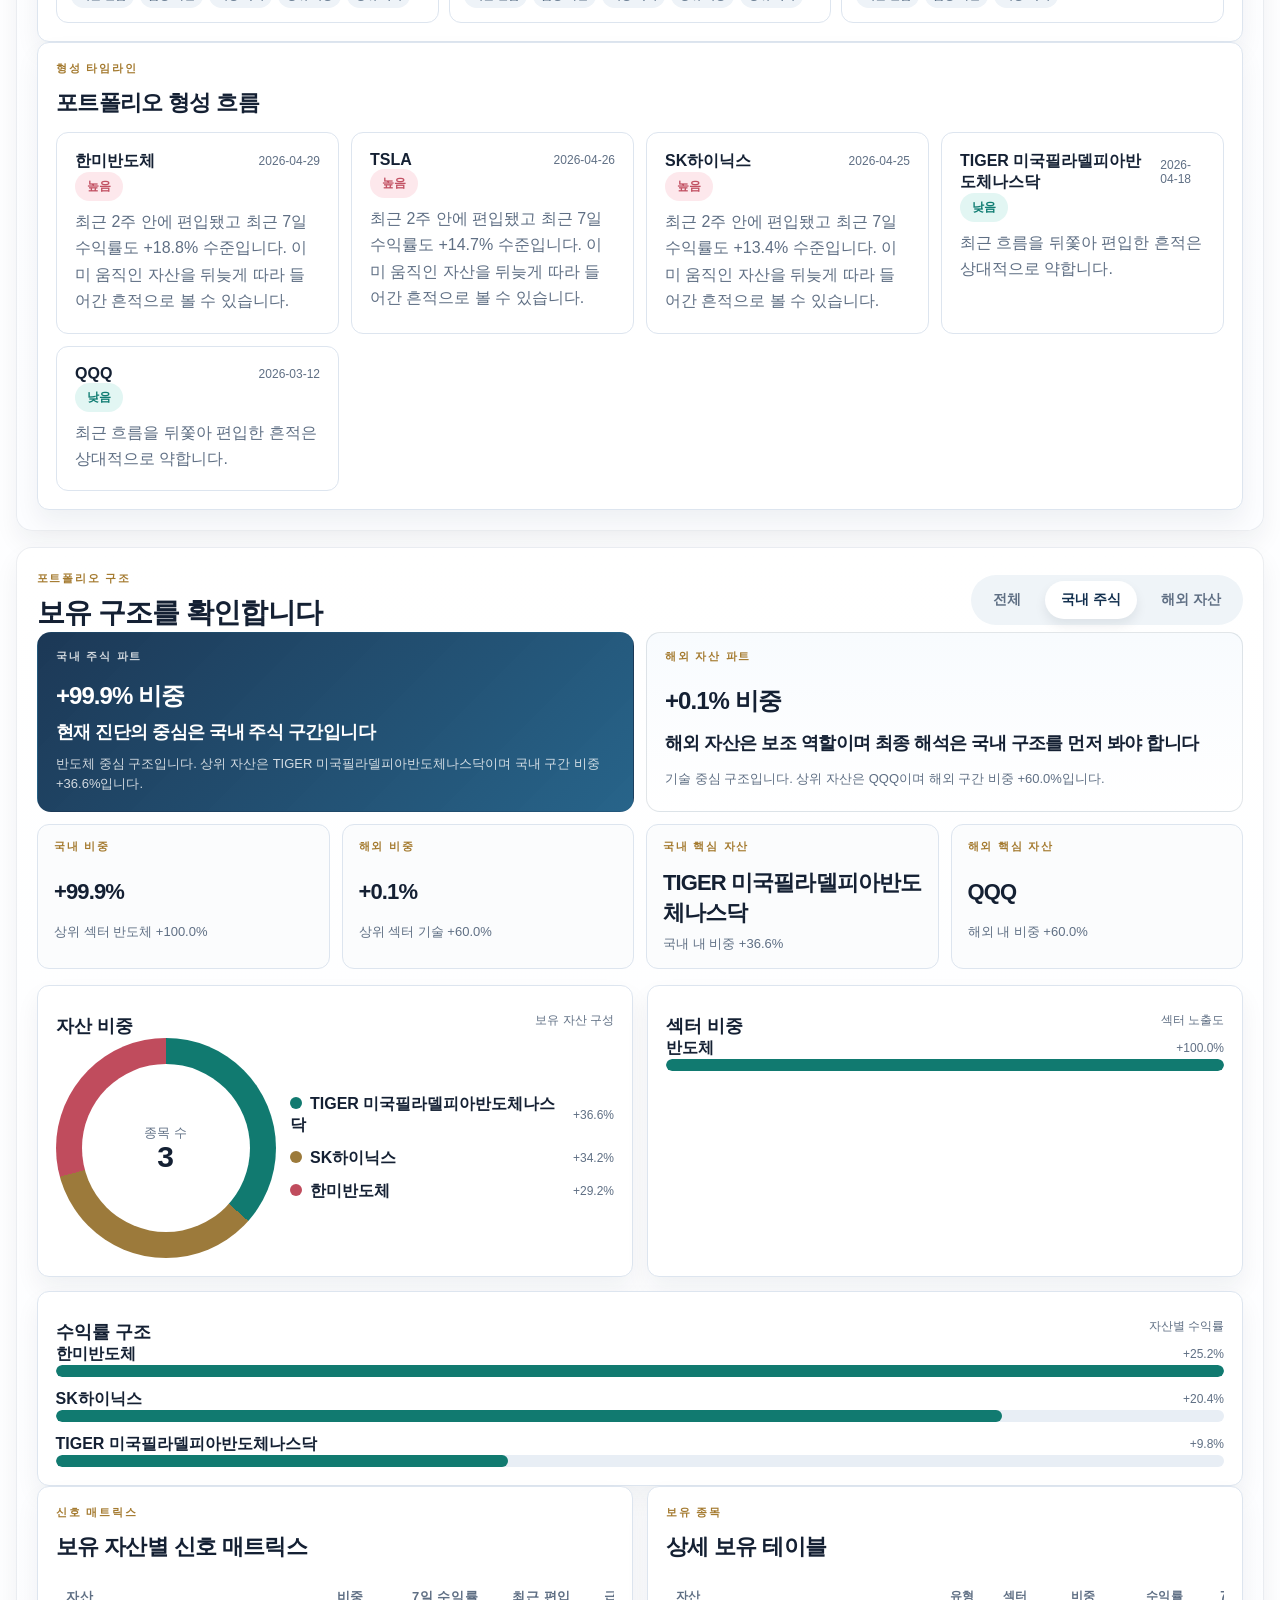
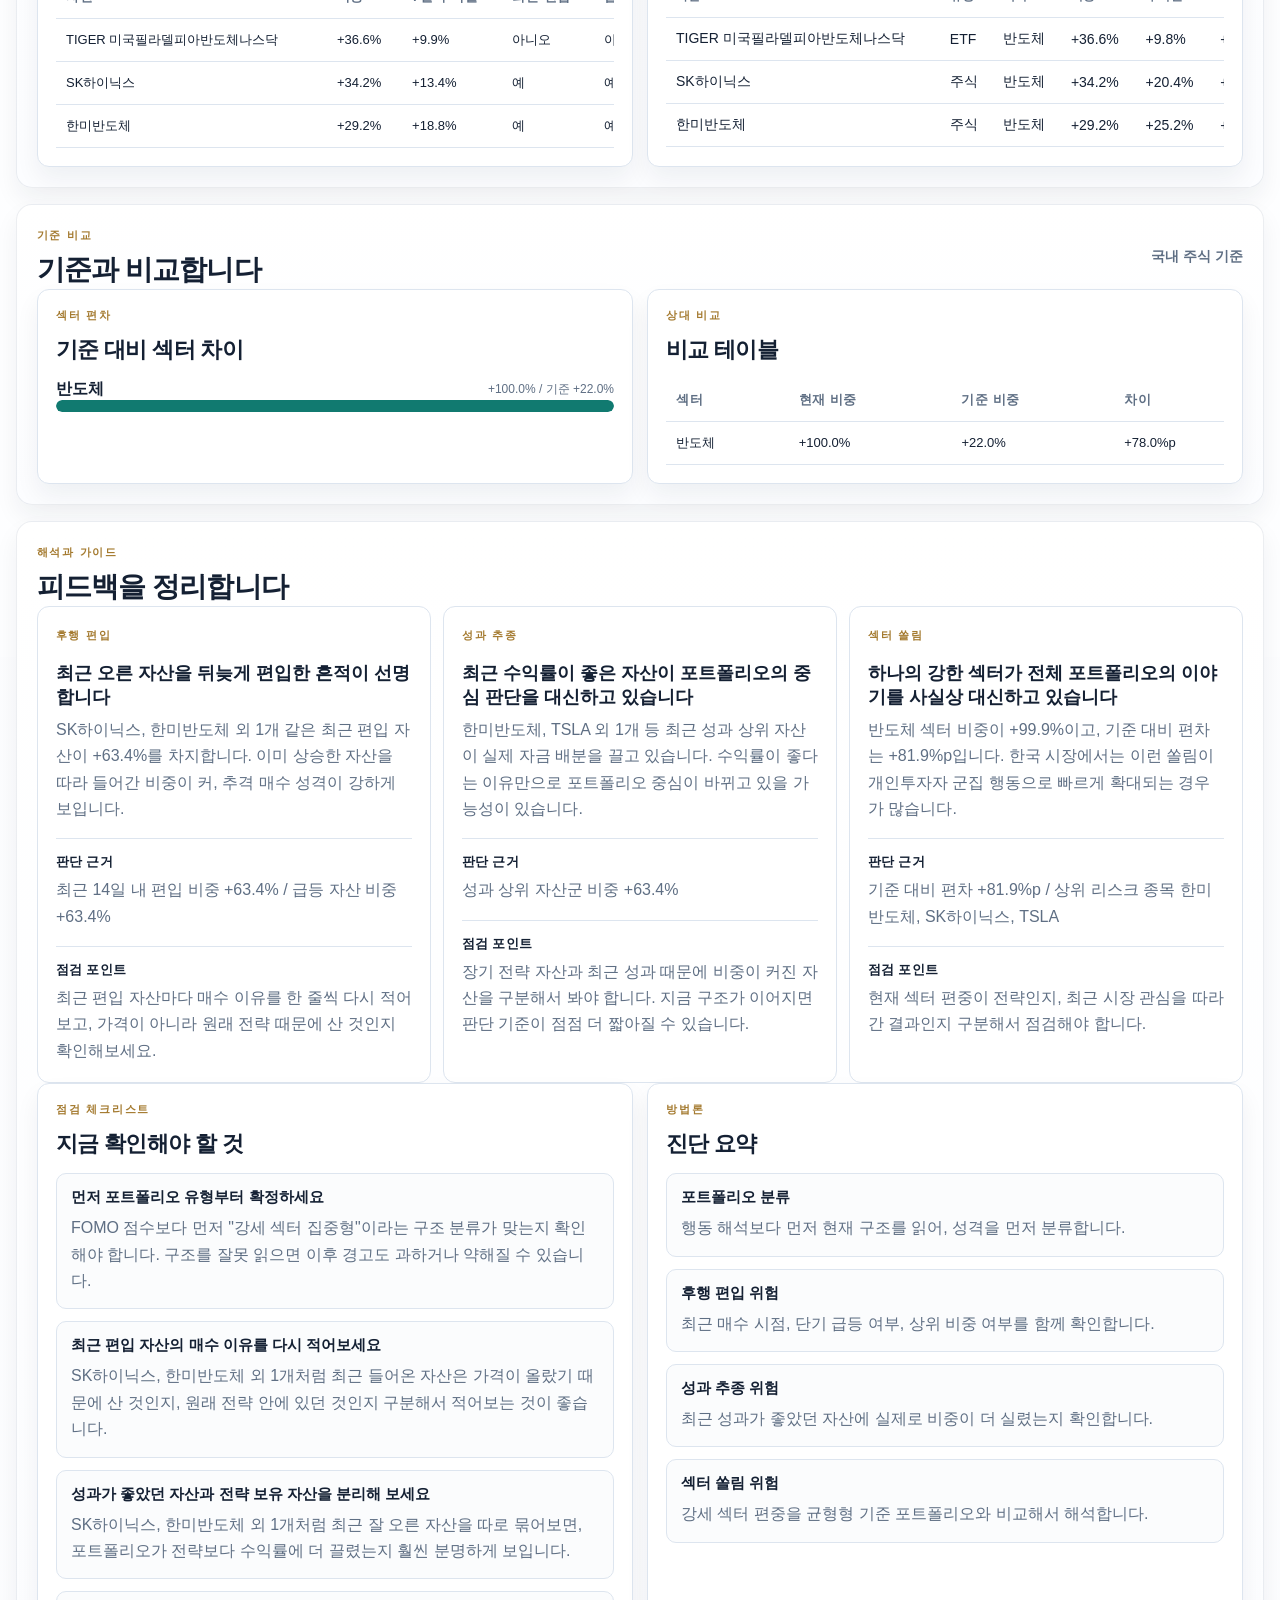
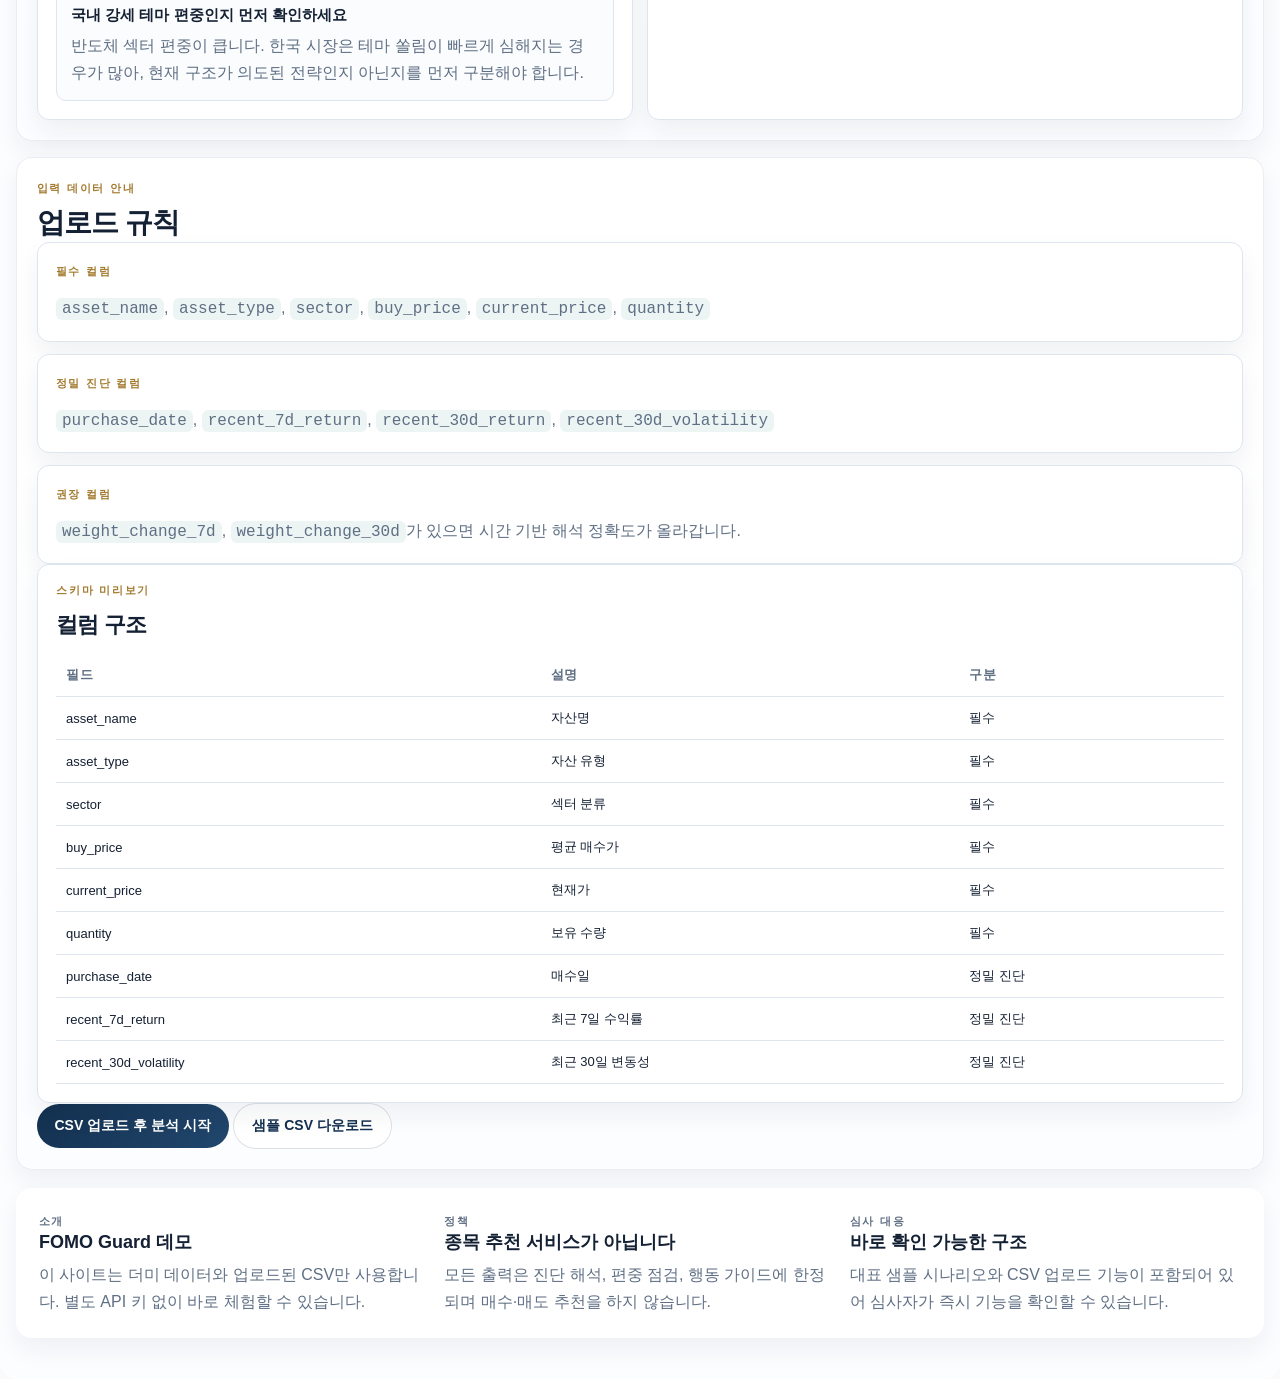
<file: fomo-guard-site/fomo-guard-site/index.html>
<!doctype html>
<html lang="ko">
  <head>
    <meta charset="utf-8" />
    <meta name="viewport" content="width=device-width, initial-scale=1" />
    <title>FOMO Guard</title>
    <link rel="icon" href="data:image/svg+xml,%3Csvg xmlns='http://www.w3.org/2000/svg' viewBox='0 0 64 64'%3E%3Crect width='64' height='64' rx='12' fill='%23117a70'/%3E%3Ctext x='32' y='40' text-anchor='middle' font-family='Arial,sans-serif' font-size='24' font-weight='700' fill='white'%3EFG%3C/text%3E%3C/svg%3E" />
    <link rel="stylesheet" href="./styles.css?v=20260505-layout" />
  </head>
  <body>
    <div class="site-bg"></div>
    <div class="page-shell">
      <div class="utility-bar">
        <div class="utility-links">
          <span>샘플 체험 가능</span>
          <span>API 키 불필요</span>
          <span>종목 추천 없음</span>
          <span>국내/해외 분리 분석</span>
        </div>
        <div class="utility-links utility-links-right">
          <span>대표 시나리오</span>
          <span>CSV 업로드</span>
          <span>상세 분석</span>
        </div>
      </div>

      <header class="topbar">
        <div class="brand-block">
          <span class="brand-mark">FG</span>
          <div>
            <p class="eyebrow">FOMO Guard</p>
            <h1>포트폴리오 행동 기반 리스크 진단</h1>
          </div>
        </div>
        <nav class="top-nav">
          <button class="nav-tab scroll-trigger" data-scroll="dashboard">진단 개요</button>
          <button class="nav-tab scroll-trigger" data-scroll="dashboard" data-analysis-target="detail">상세 분석</button>
          <button class="nav-tab scroll-trigger" data-scroll="portfolio">보유 구조</button>
          <button class="nav-tab scroll-trigger" data-scroll="comparison">기준 비교</button>
          <button class="nav-tab scroll-trigger" data-scroll="playbook">점검 가이드</button>
          <button class="nav-tab scroll-trigger" data-scroll="data-room">입력 안내</button>
        </nav>
      </header>

      <section class="hero-finance">
        <div class="hero-copy">
          <p class="hero-kicker">한국 투자자 FOMO 진단</p>
          <h2>최근 수익률이 <span>당신의 판단</span>을 대신하고 있지 않나요?</h2>
          <p class="hero-summary">
            포트폴리오를 먼저 분류한 뒤, 추종 매수와 섹터 쏠림을 숫자로 읽습니다.
          </p>
          <div class="hero-question-strip">
            <span class="question-chip">최근 편입 종목이 상위 비중인가?</span>
            <span class="question-chip">강세 섹터가 전체를 끌고 있나?</span>
            <span class="question-chip">잘 오른 자산에만 돈이 몰렸나?</span>
          </div>
          <div class="hero-actions">
            <button id="load-primary-sample" class="primary-button">대표 샘플 분석</button>
            <label class="secondary-button file-trigger" for="csv-input">포트폴리오 CSV 업로드</label>
            <input id="csv-input" type="file" accept=".csv" hidden />
          </div>
          <div class="hero-sub-actions">
            <a class="hero-link-action" href="./sample_portfolio.csv" download>샘플 CSV 다운로드</a>
            <button class="hero-link-action scroll-trigger" data-scroll="data-room" type="button">입력 규칙 먼저 보기</button>
          </div>
          <div class="panel-mini-head hero-situation-head">
            <span class="mini-label">상황별 바로가기</span>
            <strong>바로 시작할 경로를 고르세요</strong>
          </div>
          <div id="situation-grid" class="situation-grid">
            <button class="situation-card" type="button" data-situation="chasing" data-scroll-target="signals">
              <span class="mini-label">빠른 진입</span>
              <strong>최근 급등주를 뒤늦게 샀어요</strong>
              <p>후행 편입과 성과 추종 신호를 먼저 봅니다.</p>
            </button>
            <button class="situation-card" type="button" data-situation="sector-heavy" data-scroll-target="comparison">
              <span class="mini-label">빠른 진입</span>
              <strong>반도체·AI처럼 한 섹터에 몰렸어요</strong>
              <p>기준 대비 섹터 편차와 군집 쏠림을 먼저 봅니다.</p>
            </button>
            <button class="situation-card" type="button" data-situation="balanced" data-scroll-target="dashboard">
              <span class="mini-label">빠른 진입</span>
              <strong>지금 구조가 안정적인지 확인하고 싶어요</strong>
              <p>포트폴리오 유형과 핵심 숫자를 먼저 읽습니다.</p>
            </button>
            <button class="situation-card" type="button" data-situation="upload" data-scroll-target="data-room">
              <span class="mini-label">빠른 진입</span>
              <strong>내 CSV로 바로 돌려보고 싶어요</strong>
              <p>업로드 후 바로 진단 결과로 이동합니다.</p>
            </button>
          </div>
          <div class="panel-mini-head hero-preset-head">
            <span class="mini-label">대표 시나리오</span>
            <strong>결과 차이가 크게 보이는 시나리오부터 체험해보세요</strong>
          </div>
          <div id="preset-showcase" class="preset-showcase"></div>
          <div class="hero-actions hero-actions-tight">
            <button class="preset-button scroll-trigger" data-scroll="dashboard">바로 결과 보기</button>
          </div>
        </div>

        <aside class="hero-market-panel">
          <div class="hero-hook-card">
            <span class="mini-label">지금 가장 먼저 볼 것</span>
            <strong>이 포트폴리오는 전략형인가, 추종형인가</strong>
            <p id="hero-hook-copy">
              대표 샘플을 기준으로 포트폴리오 구조와 FOMO 비중을 바로 읽을 수 있습니다.
            </p>
          </div>
          <div id="hero-kpi-grid" class="hero-kpi-grid">
            <article class="hero-kpi-card">
              <span class="mini-label">포트폴리오 유형</span>
              <strong>-</strong>
              <p>구조 분류 중</p>
            </article>
            <article class="hero-kpi-card">
              <span class="mini-label">FOMO 점수</span>
              <strong>-</strong>
              <p>행동 리스크 점검 중</p>
            </article>
            <article class="hero-kpi-card">
              <span class="mini-label">최근 급등 자산 비중</span>
              <strong>-</strong>
              <p>대표 샘플 기준</p>
            </article>
            <article class="hero-kpi-card">
              <span class="mini-label">최대 섹터 편차</span>
              <strong>-</strong>
              <p>기준 대비 확인 중</p>
            </article>
          </div>
          <div class="panel-mini-head hero-driver-head">
            <span class="mini-label">리스크 기여 상위 종목</span>
            <strong>어떤 종목이 점수를 끌어올렸는가</strong>
          </div>
          <div id="hero-driver-list" class="hero-driver-list">
            <article class="hero-driver-item">
              <strong>-</strong>
              <span>상위 종목 분석 대기</span>
            </article>
          </div>
        </aside>
      </section>

      <div class="home-board-grid">
      <section class="market-overview">
        <div class="section-headline section-headline-compact">
          <div>
            <p class="section-kicker">시장 지표</p>
            <h2>오늘의 시장 흐름</h2>
          </div>
        </div>
        <div id="market-grid" class="market-grid market-grid-wide"></div>
      </section>

      <section class="service-rail">
        <div class="service-rail-grid">
          <button class="service-rail-card scroll-trigger" data-scroll="dashboard" type="button">
            <span class="mini-label">빠른 진단</span>
            <strong>포트폴리오 유형 확인</strong>
            <p>지금 구조가 전략형인지 추종형인지 먼저 읽습니다.</p>
          </button>
          <button class="service-rail-card scroll-trigger" data-scroll="signals" type="button">
            <span class="mini-label">핵심 신호</span>
            <strong>FOMO 비중 점검</strong>
            <p>후행 편입과 성과 추종이 얼마나 쌓였는지 봅니다.</p>
          </button>
          <button class="service-rail-card scroll-trigger" data-scroll="comparison" type="button">
            <span class="mini-label">기준 비교</span>
            <strong>편중 분석</strong>
            <p>균형형 기준 대비 지금 비중이 얼마나 벗어났는지 확인합니다.</p>
          </button>
          <button class="service-rail-card scroll-trigger" data-scroll="data-room" type="button">
            <span class="mini-label">업로드 준비</span>
            <strong>CSV 입력 안내</strong>
            <p>필수 컬럼과 정밀 진단 컬럼을 바로 확인합니다.</p>
          </button>
        </div>
      </section>

      <section class="region-rail">
        <div class="section-headline section-headline-compact">
          <div>
            <p class="section-kicker">국내/해외 분리 분석</p>
            <h2>국내 주식을 먼저 보고, 해외 자산은 분리해서 읽습니다</h2>
          </div>
        </div>
        <div class="compact-part-grid">
          <article class="market-scope-card market-scope-card-domestic">
            <div class="panel-mini-head">
              <span class="mini-label">국내 주식 우선 분석</span>
              <strong id="landing-domestic-share">-</strong>
            </div>
            <p id="landing-domestic-copy" class="market-scope-copy">국내 주식 비중과 국내 상위 섹터부터 읽습니다.</p>
            <div class="market-scope-tags">
              <span>코스피/코스닥</span>
              <span>테마 쏠림</span>
              <span>개인투자자 FOMO</span>
            </div>
            <button class="scope-button" type="button" data-region-quick="domestic">국내 주식 먼저 보기</button>
          </article>

          <article class="market-scope-card market-scope-card-overseas">
            <div class="panel-mini-head">
              <span class="mini-label">해외 자산 분리 보기</span>
              <strong id="landing-overseas-share">-</strong>
            </div>
            <p id="landing-overseas-copy" class="market-scope-copy">해외 자산은 성장 보조축인지, 별도 추종 구간인지 분리합니다.</p>
            <div class="market-scope-tags">
              <span>나스닥/ETF</span>
              <span>빅테크 편중</span>
              <span>분산 효과</span>
            </div>
            <button class="scope-button" type="button" data-region-quick="overseas">해외 자산 따로 보기</button>
          </article>
        </div>
      </section>

      <section class="analysis-standard">
        <div class="section-headline section-headline-compact">
          <div>
            <p class="section-kicker">분석 기준</p>
            <h2>이 사이트는 이렇게 읽습니다</h2>
          </div>
        </div>
        <div class="analysis-standard-grid">
          <article class="analysis-standard-card">
            <span class="mini-label">1단계</span>
            <strong>포트폴리오 유형을 먼저 분류</strong>
            <p>균형형인지, 급등 추종형인지, 강세 섹터 집중형인지 먼저 구분합니다.</p>
          </article>
          <article class="analysis-standard-card">
            <span class="mini-label">2단계</span>
            <strong>FOMO 점수를 신호별로 분해</strong>
            <p>후행 편입, 성과 추종, 섹터 쏠림, 집중도, 변동성을 따로 읽습니다.</p>
          </article>
          <article class="analysis-standard-card">
            <span class="mini-label">비교 기준</span>
            <strong>균형형 기준 포트폴리오와 대조</strong>
            <p>내 비중이 과해졌는지 섹터 편차와 상위 자산 비중으로 비교합니다.</p>
          </article>
          <article class="analysis-standard-card">
            <span class="mini-label">해석 원칙</span>
            <strong>종목 추천 없이 점검만 제공합니다</strong>
            <p>매수·매도 추천은 하지 않고, 현재 구조가 전략인지 추종인지 해석만 제공합니다.</p>
          </article>
        </div>
      </section>
      </div>

      <section class="status-banner" id="status-banner">
        대표 샘플이 로드되어 있습니다. CSV 업로드 시 결과가 즉시 교체됩니다.
      </section>

      <main class="dashboard-shell">
        <section class="panel panel-section" id="dashboard">
          <div class="panel-header">
            <div>
              <p class="section-kicker">진단 개요</p>
              <h2>먼저 포트폴리오를 읽습니다</h2>
            </div>
            <div id="dataset-meta" class="dataset-meta">대표 샘플 / 시간 정보 기반 진단</div>
          </div>

          <div class="analysis-switcher">
            <button class="analysis-tab is-active" type="button" data-analysis-view="summary">핵심 요약</button>
            <button class="analysis-tab" type="button" data-analysis-view="detail">상세 분석</button>
          </div>

          <div class="analysis-view is-active" data-analysis-panel="summary">
            <div class="quick-overview-grid">
              <article class="classification-card quick-classification-card">
                <div class="panel-mini-head">
                  <span class="mini-label">포트폴리오 유형</span>
                  <strong id="classification-title">균형형 코어</strong>
                </div>
                <span id="classification-badge" class="risk-chip positive">안정형</span>
                <p id="classification-impact" class="classification-summary">
                  현재 포트폴리오는 구조상 분산이 보이기 때문에, 행동 리스크보다 구조 해석이 먼저입니다.
                </p>
                <button class="link-button" type="button" data-analysis-view="detail">상세 분석 보기</button>
              </article>

              <article class="verdict-banner">
                <span class="mini-label">즉시 결론</span>
                <strong id="verdict-title">포트폴리오를 분석 중입니다</strong>
                <p id="verdict-body">샘플 또는 CSV 데이터를 기준으로 구조와 행동 신호를 읽습니다.</p>
              </article>
            </div>

            <div id="summary-grid" class="summary-grid"></div>

            <div id="summary-takeaways" class="summary-takeaways"></div>

            <div id="impact-strip" class="impact-strip"></div>

            <article class="subpanel rules-panel">
              <div class="panel-mini-head">
                <span class="mini-label">Skills.md 적용 규칙</span>
                <strong>어떤 기준으로 이 결과를 만들었는가</strong>
              </div>
              <div id="rules-visual-grid" class="rules-visual-grid"></div>
            </article>
          </div>

          <div class="analysis-view" data-analysis-panel="detail">
            <div class="executive-grid detail-executive-grid">
              <aside class="research-sidebar">
                <article class="gauge-card">
                  <div id="gauge-ring" class="gauge-ring">
                    <div class="gauge-center">
                      <span>FOMO 점수</span>
                      <strong id="gauge-score">0</strong>
                      <em id="gauge-level">낮음</em>
                    </div>
                  </div>
                  <p id="gauge-caption" class="gauge-caption">
                    현재 포트폴리오가 최근 시장 분위기와 단기 성과에 얼마나 흔들리고 있는지를 한눈에 보여줍니다.
                  </p>
                </article>

                <article class="mix-card">
                  <div class="panel-mini-head">
                    <span class="mini-label">FOMO 비중</span>
                    <strong>위험 구성</strong>
                  </div>
                  <div class="mix-layout">
                    <div id="fomo-mix-donut" class="mix-donut">
                      <div class="mix-center">
                        <span>위험 점수</span>
                        <strong id="fomo-mix-score">0</strong>
                      </div>
                    </div>
                    <div id="fomo-mix-legend" class="legend-list"></div>
                  </div>
                </article>

                <article class="side-card">
                  <span class="mini-label">진단 기준</span>
                  <div id="research-meta" class="meta-list"></div>
                </article>

                <article class="side-card">
                  <span class="mini-label">데이터 품질 메모</span>
                  <div id="data-quality" class="meta-list"></div>
                </article>
              </aside>

              <div class="executive-main">
                <article class="lead-insight-card">
                  <div class="panel-mini-head">
                    <span class="mini-label">상세 분류</span>
                    <strong>왜 이런 유형으로 읽혔는가</strong>
                  </div>
                  <p id="classification-summary" class="classification-summary">
                    현재 포트폴리오는 구조상 분산이 보이기 때문에, 행동 리스크보다 구조 해석이 먼저입니다.
                  </p>
                  <div id="classification-traits" class="classification-traits"></div>
                </article>

                <article class="regime-card">
                  <div class="panel-mini-head">
                    <span class="mini-label">핵심 메모</span>
                    <strong>빠른 읽기 노트</strong>
                  </div>
                  <div id="regime-grid" class="regime-grid"></div>
                </article>

                <div class="executive-subgrid detail-note-grid">
                  <article class="lead-insight-card">
                    <div class="panel-mini-head">
                      <span class="mini-label">구조 해석</span>
                      <strong>이 포트폴리오는 어떤 유형인가?</strong>
                    </div>
                    <div id="classification-brief" class="lead-insight"></div>
                  </article>

                  <article class="lead-insight-card">
                    <div class="panel-mini-head">
                      <span class="mini-label">행동 해석</span>
                      <strong>가장 먼저 볼 신호는 무엇인가?</strong>
                    </div>
                    <div id="lead-insight" class="lead-insight"></div>
                  </article>
                </div>
              </div>
            </div>

            <article class="detail-story-panel">
              <div class="panel-mini-head">
                <span class="mini-label">상세 읽기</span>
                <strong>현재 상태와 이어질 가능성을 순서대로 봅니다</strong>
              </div>
              <div id="detail-story-grid" class="detail-story-grid"></div>
            </article>
          </div>
        </section>

        <section class="panel panel-section" id="signals">
          <div class="panel-header">
            <div>
              <p class="section-kicker">신호 프레임</p>
              <h2>FOMO 신호를 분해합니다</h2>
            </div>
          </div>

          <div id="diagnosis-grid" class="diagnosis-grid"></div>

          <div class="two-column-stack">
            <article class="subpanel">
              <div class="panel-mini-head">
                <span class="mini-label">행동 읽기</span>
                <strong>행동 해석</strong>
              </div>
              <div id="behavior-grid" class="behavior-grid"></div>
            </article>

            <article class="subpanel">
              <div class="panel-mini-head">
                <span class="mini-label">점수 구성</span>
                <strong>점수가 만들어지는 방식</strong>
              </div>
              <div id="score-breakdown" class="bar-list"></div>
            </article>
          </div>

          <article class="subpanel">
            <div class="panel-mini-head">
              <span class="mini-label">상위 리스크 종목</span>
              <strong>점수에 가장 크게 기여한 종목</strong>
            </div>
            <div id="risk-driver-grid" class="risk-driver-grid"></div>
          </article>

          <article class="subpanel">
            <div class="panel-mini-head">
              <span class="mini-label">형성 타임라인</span>
              <strong>포트폴리오 형성 흐름</strong>
            </div>
            <div id="timeline-cards" class="timeline-grid"></div>
          </article>
        </section>

        <section class="panel panel-section" id="portfolio">
          <div class="panel-header">
            <div>
              <p class="section-kicker">포트폴리오 구조</p>
              <h2>보유 구조를 확인합니다</h2>
            </div>
            <div class="region-switcher" id="region-tab-group">
              <button class="region-tab" type="button" data-region-view="all">전체</button>
              <button class="region-tab is-active" type="button" data-region-view="domestic">국내 주식</button>
              <button class="region-tab" type="button" data-region-view="overseas">해외 자산</button>
            </div>
          </div>

          <div id="region-focus-grid" class="region-focus-grid"></div>

          <div id="region-summary-grid" class="region-summary-grid"></div>

          <div class="charts-grid">
            <article class="chart-card">
              <div class="card-header">
                <h3>자산 비중</h3>
                <span>보유 자산 구성</span>
              </div>
              <div class="donut-layout">
                <div id="asset-donut" class="donut-chart">
                  <div class="donut-center">
                    <span>종목 수</span>
                    <strong id="asset-donut-total">0</strong>
                  </div>
                </div>
                <div id="asset-legend" class="legend-list"></div>
              </div>
            </article>

            <article class="chart-card">
              <div class="card-header">
                <h3>섹터 비중</h3>
                <span>섹터 노출도</span>
              </div>
              <div id="sector-bars" class="bar-list"></div>
            </article>

            <article class="chart-card chart-card-full">
              <div class="card-header">
                <h3>수익률 구조</h3>
                <span>자산별 수익률</span>
              </div>
              <div id="return-bars" class="bar-list"></div>
            </article>
          </div>

          <div class="two-column-stack">
            <article class="subpanel">
              <div class="panel-mini-head">
                <span class="mini-label">신호 매트릭스</span>
                <strong>보유 자산별 신호 매트릭스</strong>
              </div>
              <div class="table-wrap">
                <table class="holdings-table compact-table">
                  <thead>
                    <tr>
                      <th>자산</th>
                      <th>비중</th>
                      <th>7일 수익률</th>
                      <th>최근 편입</th>
                      <th>급등 자산</th>
                      <th>비중 증가</th>
                    </tr>
                  </thead>
                  <tbody id="signal-matrix-body"></tbody>
                </table>
              </div>
            </article>

            <article class="subpanel">
              <div class="panel-mini-head">
                <span class="mini-label">보유 종목</span>
                <strong>상세 보유 테이블</strong>
              </div>
              <div class="table-wrap">
                <table class="holdings-table">
                  <thead>
                    <tr>
                      <th>자산</th>
                      <th>유형</th>
                      <th>섹터</th>
                      <th>비중</th>
                      <th>수익률</th>
                      <th>7일</th>
                      <th>매수일</th>
                    </tr>
                  </thead>
                  <tbody id="holdings-body"></tbody>
                </table>
              </div>
            </article>
          </div>
        </section>

        <section class="panel panel-section" id="comparison">
          <div class="panel-header">
            <div>
              <p class="section-kicker">기준 비교</p>
              <h2>기준과 비교합니다</h2>
            </div>
            <div id="region-context-label" class="dataset-meta">전체 기준</div>
          </div>

          <div class="two-column-stack">
            <article class="subpanel">
              <div class="panel-mini-head">
                <span class="mini-label">섹터 편차</span>
                <strong>기준 대비 섹터 차이</strong>
              </div>
              <div id="comparison-bars" class="bar-list"></div>
            </article>

            <article class="subpanel">
              <div class="panel-mini-head">
                <span class="mini-label">상대 비교</span>
                <strong>비교 테이블</strong>
              </div>
              <div class="table-wrap">
                <table class="holdings-table compact-table">
                  <thead>
                    <tr>
                      <th>섹터</th>
                      <th>현재 비중</th>
                      <th>기준 비중</th>
                      <th>차이</th>
                      <th>상태</th>
                    </tr>
                  </thead>
                  <tbody id="comparison-table-body"></tbody>
                </table>
              </div>
            </article>
          </div>
        </section>

        <section class="panel panel-section" id="playbook">
          <div class="panel-header">
            <div>
              <p class="section-kicker">해석과 가이드</p>
              <h2>피드백을 정리합니다</h2>
            </div>
          </div>

          <div id="insights-grid" class="insights-grid"></div>

          <div class="two-column-stack">
            <article class="subpanel">
              <div class="panel-mini-head">
                <span class="mini-label">점검 체크리스트</span>
                <strong>지금 확인해야 할 것</strong>
              </div>
              <div id="playbook-grid" class="playbook-grid"></div>
            </article>

            <article class="subpanel">
              <div class="panel-mini-head">
                <span class="mini-label">방법론</span>
                <strong>진단 요약</strong>
              </div>
              <div class="methodology-list">
                <div class="methodology-item">
                  <strong>포트폴리오 분류</strong>
                  <p>행동 해석보다 먼저 현재 구조를 읽어, 성격을 먼저 분류합니다.</p>
                </div>
                <div class="methodology-item">
                  <strong>후행 편입 위험</strong>
                  <p>최근 매수 시점, 단기 급등 여부, 상위 비중 여부를 함께 확인합니다.</p>
                </div>
                <div class="methodology-item">
                  <strong>성과 추종 위험</strong>
                  <p>최근 성과가 좋았던 자산에 실제로 비중이 더 실렸는지 확인합니다.</p>
                </div>
                <div class="methodology-item">
                  <strong>섹터 쏠림 위험</strong>
                  <p>강세 섹터 편중을 균형형 기준 포트폴리오와 비교해서 해석합니다.</p>
                </div>
              </div>
            </article>
          </div>
        </section>

        <section class="panel panel-section" id="data-room">
          <div class="panel-header">
            <div>
              <p class="section-kicker">입력 데이터 안내</p>
              <h2>업로드 규칙</h2>
            </div>
          </div>

          <div class="upload-guide-grid">
            <article class="guide-card">
              <span class="mini-label">필수 컬럼</span>
              <p><code>asset_name</code>, <code>asset_type</code>, <code>sector</code>, <code>buy_price</code>, <code>current_price</code>, <code>quantity</code></p>
            </article>
            <article class="guide-card">
              <span class="mini-label">정밀 진단 컬럼</span>
              <p><code>purchase_date</code>, <code>recent_7d_return</code>, <code>recent_30d_return</code>, <code>recent_30d_volatility</code></p>
            </article>
            <article class="guide-card">
              <span class="mini-label">권장 컬럼</span>
              <p><code>weight_change_7d</code>, <code>weight_change_30d</code>가 있으면 시간 기반 해석 정확도가 올라갑니다.</p>
            </article>
          </div>

          <div class="subpanel">
            <div class="panel-mini-head">
              <span class="mini-label">스키마 미리보기</span>
              <strong>컬럼 구조</strong>
            </div>
            <div class="table-wrap">
              <table class="holdings-table compact-table">
                <thead>
                  <tr>
                    <th>필드</th>
                    <th>설명</th>
                    <th>구분</th>
                  </tr>
                </thead>
                <tbody>
                  <tr><td>asset_name</td><td>자산명</td><td>필수</td></tr>
                  <tr><td>asset_type</td><td>자산 유형</td><td>필수</td></tr>
                  <tr><td>sector</td><td>섹터 분류</td><td>필수</td></tr>
                  <tr><td>buy_price</td><td>평균 매수가</td><td>필수</td></tr>
                  <tr><td>current_price</td><td>현재가</td><td>필수</td></tr>
                  <tr><td>quantity</td><td>보유 수량</td><td>필수</td></tr>
                  <tr><td>purchase_date</td><td>매수일</td><td>정밀 진단</td></tr>
                  <tr><td>recent_7d_return</td><td>최근 7일 수익률</td><td>정밀 진단</td></tr>
                  <tr><td>recent_30d_volatility</td><td>최근 30일 변동성</td><td>정밀 진단</td></tr>
                </tbody>
              </table>
            </div>
          </div>

          <div class="upload-cta">
            <label class="primary-button file-trigger" for="csv-input">CSV 업로드 후 분석 시작</label>
            <a class="secondary-button" href="./sample_portfolio.csv" download>샘플 CSV 다운로드</a>
          </div>
        </section>
      </main>

      <footer class="site-footer">
        <div class="footer-grid">
          <div>
            <p class="mini-label">소개</p>
            <strong>FOMO Guard 데모</strong>
            <p>이 사이트는 더미 데이터와 업로드된 CSV만 사용합니다. 별도 API 키 없이 바로 체험할 수 있습니다.</p>
          </div>
          <div>
            <p class="mini-label">정책</p>
            <strong>종목 추천 서비스가 아닙니다</strong>
            <p>모든 출력은 진단 해석, 편중 점검, 행동 가이드에 한정되며 매수·매도 추천을 하지 않습니다.</p>
          </div>
          <div>
            <p class="mini-label">심사 대응</p>
            <strong>바로 확인 가능한 구조</strong>
            <p>대표 샘플 시나리오와 CSV 업로드 기능이 포함되어 있어 심사자가 즉시 기능을 확인할 수 있습니다.</p>
          </div>
        </div>
      </footer>
    </div>

    <script src="./app.js?v=20260505-layout"></script>
  </body>
</html>
</file>
<file: fomo-guard-site/styles.css>
:root {
  --bg-top: #ffffff;
  --bg-bottom: #ffffff;
  --surface: rgba(255, 255, 255, 0.97);
  --surface-strong: #ffffff;
  --ink: #142033;
  --muted: #5f6f84;
  --line: #dde5ef;
  --line-strong: #cfd9e5;
  --navy: #13304f;
  --navy-strong: #0d2237;
  --teal: #0f7c72;
  --teal-soft: #e2f6f3;
  --amber: #a56f22;
  --amber-soft: #fff1dd;
  --red: #c25163;
  --red-soft: #fde8ec;
  --gold: #a47a2f;
  --accent: #167a72;
  --accent-soft: #e7f6f3;
  --shadow: 0 12px 24px rgba(12, 27, 44, 0.06);
}

* {
  box-sizing: border-box;
}

html {
  scroll-behavior: smooth;
}

body {
  margin: 0;
  color: var(--ink);
  font-family: "Segoe UI", "Apple SD Gothic Neo", sans-serif;
  background: #ffffff;
}

.site-bg {
  position: fixed;
  inset: 0;
  pointer-events: none;
  background: transparent;
}

.page-shell {
  position: relative;
  width: min(1280px, calc(100% - 32px));
  margin: 0 auto;
  padding: 18px 0 44px;
}

.page-shell::before {
  content: "";
  position: absolute;
  inset: 84px -18px 0;
  border-radius: 26px;
  background: linear-gradient(180deg, rgba(255, 255, 255, 0.98), rgba(252, 253, 255, 0.99));
  box-shadow:
    inset 0 1px 0 rgba(255, 255, 255, 0.8),
    0 16px 32px rgba(15, 23, 42, 0.04);
  z-index: 0;
}

.page-shell > * {
  position: relative;
  z-index: 1;
}

.utility-bar {
  display: flex;
  justify-content: space-between;
  align-items: center;
  gap: 16px;
  padding: 6px 12px 12px;
  color: rgba(255, 255, 255, 0.72);
  font-size: 12px;
  background: linear-gradient(90deg, var(--navy-strong), #183b5e);
  border-radius: 14px 14px 0 0;
}

.utility-links {
  display: flex;
  flex-wrap: wrap;
  gap: 14px;
}

.topbar,
.hero-finance,
.market-overview,
.analysis-standard,
.service-rail,
.trust-rail,
.status-banner,
.panel,
.method-card,
.chart-card,
.subpanel,
.side-card,
.gauge-card,
.lead-insight-card,
.regime-card,
.guide-card,
.site-footer,
.market-card,
.classification-card,
.mix-card {
  background: var(--surface);
  border: 1px solid rgba(255, 255, 255, 0.55);
  backdrop-filter: blur(10px);
  box-shadow: var(--shadow);
}

.ticker-header,
.ticker-meta,
.market-card-top,
.market-card-bottom,
.topbar,
.panel-header,
.card-header,
.legend-top,
.bar-top,
.timeline-top,
.diagnosis-meta,
.behavior-footer {
  display: flex;
  justify-content: space-between;
  align-items: center;
  gap: 10px;
}

.ticker-meta {
  margin-top: 6px;
  font-size: 12px;
  color: var(--muted);
  flex-wrap: wrap;
}

.ticker-change {
  font-weight: 800;
}

.ticker-change.positive {
  color: var(--teal);
}

.ticker-change.negative {
  color: var(--red);
}

.sparkline {
  display: block;
  width: 100%;
  height: 36px;
  margin-top: 8px;
}

.sparkline path.line {
  fill: none;
  stroke-width: 2.5;
  stroke-linecap: round;
  stroke-linejoin: round;
}

.sparkline path.area {
  opacity: 0.14;
}

.sparkline.positive path.line {
  stroke: var(--teal);
}

.sparkline.positive path.area {
  fill: var(--teal);
}

.sparkline.negative path.line {
  stroke: var(--red);
}

.sparkline.negative path.area {
  fill: var(--red);
}

.topbar {
  margin-top: 0;
  padding: 18px 20px;
  border-radius: 0;
  background: rgba(255, 255, 255, 0.98);
  border-color: var(--line);
  box-shadow: 0 12px 28px rgba(16, 24, 40, 0.05);
}

.brand-block {
  display: flex;
  align-items: center;
  gap: 14px;
}

.brand-mark {
  width: 44px;
  height: 44px;
  border-radius: 10px;
  display: grid;
  place-items: center;
  color: #fff;
  font-weight: 800;
  background: linear-gradient(135deg, var(--navy), var(--teal));
}

.eyebrow,
.hero-kicker,
.section-kicker,
.mini-label {
  display: inline-block;
  margin: 0 0 8px;
  font-size: 11px;
  font-weight: 800;
  letter-spacing: 0.16em;
  text-transform: uppercase;
}

.eyebrow,
.hero-kicker,
.section-kicker {
  color: var(--gold);
}

.mini-label {
  color: var(--gold);
}

.topbar h1 {
  margin: 0;
  color: var(--navy);
  font-size: 20px;
}

.topbar .brand-block p {
  color: var(--gold);
}

.top-nav {
  display: flex;
  gap: 10px;
  flex-wrap: wrap;
}

button,
.primary-button,
.secondary-button,
.ghost-button,
.nav-tab,
.preset-button {
  border: none;
  cursor: pointer;
  font-size: 14px;
  font-weight: 700;
  font-family: inherit;
  text-decoration: none;
}

.nav-tab {
  padding: 8px 10px;
  border-radius: 8px;
  border: 1px solid transparent;
  background: transparent;
  color: var(--ink);
}

.nav-tab:hover {
  background: #f3f6fa;
  border-color: var(--line);
}

.hero-finance {
  margin-top: 0;
  padding: 32px 28px;
  border-radius: 0 0 18px 18px;
  display: grid;
  grid-template-columns: minmax(0, 1.45fr) minmax(320px, 0.85fr);
  gap: 18px;
  background:
    radial-gradient(circle at right top, rgba(15, 124, 114, 0.08), transparent 26%),
    linear-gradient(135deg, #f8fbfe 0%, #ffffff 56%, #fbfcfe 100%);
  border-color: #dde5ef;
}

.hero-copy h2 {
  margin: 0;
  max-width: 780px;
  font-size: clamp(34px, 4.3vw, 52px);
  line-height: 1.08;
  letter-spacing: -0.045em;
}

.hero-copy h2 span {
  color: var(--accent);
}

.hero-summary {
  margin: 14px 0 0;
  max-width: 560px;
  color: var(--muted);
  line-height: 1.55;
  font-size: 16px;
}

.hero-question-strip {
  display: none;
}

.question-chip {
  display: inline-flex;
  align-items: center;
  padding: 8px 12px;
  border-radius: 999px;
  background: var(--accent-soft);
  color: var(--accent);
  font-size: 12px;
  font-weight: 700;
}

.hero-actions {
  display: flex;
  gap: 12px;
  flex-wrap: wrap;
  margin-top: 22px;
}

.hero-sub-actions {
  display: flex;
  gap: 16px;
  flex-wrap: wrap;
  margin-top: 12px;
}

.hero-link-action {
  padding: 0;
  border: none;
  background: transparent;
  color: var(--navy);
  font-size: 13px;
  font-weight: 800;
  cursor: pointer;
  text-decoration: none;
}

.hero-link-action:hover {
  color: var(--accent);
}

.hero-actions-tight {
  margin-top: 12px;
}

.hero-situation-head {
  margin-top: 18px;
  margin-bottom: 10px;
}

.hero-preset-head {
  margin-top: 18px;
  margin-bottom: 10px;
}

.primary-button,
.secondary-button,
.ghost-button,
.preset-button {
  display: inline-flex;
  align-items: center;
  justify-content: center;
  padding: 13px 18px;
  border-radius: 999px;
}

.primary-button {
  background: linear-gradient(135deg, var(--navy), #21476d);
  color: #fff;
}

.secondary-button {
  background: rgba(255, 255, 255, 0.88);
  color: var(--navy);
  border: 1px solid rgba(19, 48, 79, 0.14);
}

.ghost-button,
.preset-button {
  background: rgba(255, 255, 255, 0.55);
  color: var(--ink);
  border: 1px solid rgba(19, 48, 79, 0.12);
}

.preset-showcase {
  display: grid;
  grid-template-columns: repeat(3, minmax(0, 1fr));
  gap: 12px;
  margin-top: 6px;
}

.preset-scenario-card:first-child {
  grid-column: span 2;
  min-height: 180px;
}

.situation-grid {
  display: grid;
  grid-template-columns: repeat(2, minmax(0, 1fr));
  gap: 12px;
  margin-top: 6px;
}

.situation-card {
  border: 1px solid var(--line);
  border-radius: 14px;
  background: linear-gradient(180deg, #ffffff, #f7fafc);
  padding: 16px;
  text-align: left;
  display: grid;
  gap: 8px;
  transition: transform 0.18s ease, border-color 0.18s ease, box-shadow 0.18s ease;
}

.situation-card:nth-child(1) {
  background: linear-gradient(180deg, #f7fbfd, #ffffff);
  border-color: rgba(19, 48, 79, 0.12);
}

.situation-card:nth-child(2) {
  background: linear-gradient(180deg, #f8fcfb, #ffffff);
  border-color: rgba(15, 124, 114, 0.14);
}

.situation-card:nth-child(3) {
  background: linear-gradient(180deg, #fbfcfd, #ffffff);
  border-color: rgba(19, 48, 79, 0.1);
}

.situation-card:nth-child(4) {
  background: linear-gradient(180deg, #f8fbff, #ffffff);
  border-color: rgba(164, 122, 47, 0.16);
}

.situation-card:hover {
  transform: translateY(-1px);
  border-color: var(--navy);
  box-shadow: 0 14px 28px rgba(16, 24, 40, 0.08);
}

.situation-card strong {
  font-size: 16px;
  letter-spacing: -0.03em;
}

.situation-card p {
  margin: 0;
  color: var(--muted);
  font-size: 13px;
  line-height: 1.55;
}

.preset-scenario-card {
  border: 1px solid var(--line);
  border-radius: 14px;
  background: var(--surface-strong);
  padding: 16px;
  text-align: left;
  display: grid;
  gap: 10px;
  transition: transform 0.18s ease, border-color 0.18s ease, box-shadow 0.18s ease;
}

.preset-scenario-card:hover,
.preset-scenario-card.is-active {
  transform: translateY(-1px);
  border-color: var(--navy);
  box-shadow: 0 14px 28px rgba(16, 24, 40, 0.08);
}

.preset-scenario-card.is-active {
  background: linear-gradient(180deg, rgba(19, 48, 79, 0.06), rgba(15, 124, 114, 0.05));
}

.preset-scenario-top {
  display: flex;
  justify-content: space-between;
  align-items: flex-start;
  gap: 10px;
}

.preset-scenario-card strong {
  font-size: 17px;
  letter-spacing: -0.03em;
}

.preset-scenario-card p {
  margin: 0;
  color: var(--muted);
  font-size: 13px;
  line-height: 1.55;
}

.preset-score {
  color: var(--navy);
  font-size: 13px;
  font-weight: 800;
}

.file-trigger {
  cursor: pointer;
}

.hero-market-panel {
  padding: 20px;
  border-radius: 14px;
  border: 1px solid var(--line);
  background: rgba(255, 255, 255, 0.72);
  display: grid;
  gap: 14px;
}

.hero-hook-card {
  padding: 16px 18px;
  border-radius: 12px;
  border: 1px solid rgba(18, 43, 69, 0.08);
  background: linear-gradient(135deg, rgba(19, 48, 79, 0.97), rgba(15, 124, 114, 0.88));
  color: #fff;
}

.hero-hook-card .mini-label {
  color: rgba(255, 255, 255, 0.72);
}

.hero-hook-card strong {
  display: block;
  font-size: 22px;
  line-height: 1.25;
  letter-spacing: -0.03em;
}

.hero-hook-card p {
  margin: 10px 0 0;
  color: rgba(255, 255, 255, 0.82);
  line-height: 1.55;
  font-size: 14px;
}

.hero-kpi-grid {
  display: grid;
  grid-template-columns: repeat(3, minmax(0, 1fr));
  gap: 12px;
}

.hero-kpi-card,
.hero-driver-item,
.risk-driver-card {
  border: 1px solid var(--line);
  border-radius: 12px;
  background: rgba(255, 255, 255, 0.92);
}

.hero-kpi-card {
  padding: 14px;
}

.hero-kpi-card strong {
  display: block;
  margin-top: 6px;
  font-size: 24px;
  letter-spacing: -0.04em;
}

.hero-kpi-card p {
  margin: 6px 0 0;
  color: var(--muted);
  font-size: 12px;
  line-height: 1.45;
}

.hero-driver-head {
  margin-bottom: 0;
}

.hero-driver-list,
.risk-driver-grid {
  display: grid;
  gap: 10px;
}

.hero-driver-item,
.risk-driver-card {
  padding: 14px;
  display: grid;
  gap: 8px;
}

.hero-driver-item-top,
.risk-driver-top {
  display: flex;
  justify-content: space-between;
  align-items: center;
  gap: 10px;
}

.hero-driver-item strong,
.risk-driver-card strong {
  font-size: 15px;
}

.hero-driver-item p,
.risk-driver-card p {
  margin: 0;
  color: var(--muted);
  font-size: 13px;
  line-height: 1.55;
}

.driver-badges {
  display: flex;
  gap: 6px;
  flex-wrap: wrap;
}

.driver-tag {
  display: inline-flex;
  align-items: center;
  padding: 5px 8px;
  border-radius: 999px;
  background: #eef3f8;
  color: var(--navy);
  font-size: 11px;
  font-weight: 700;
}

.panel-mini-head {
  display: grid;
  gap: 4px;
  margin-bottom: 14px;
}

.panel-mini-head strong {
  font-size: 22px;
  letter-spacing: -0.03em;
}

.method-grid,
.market-grid,
.summary-grid,
.regime-grid,
.diagnosis-grid,
.behavior-grid,
.insights-grid,
.playbook-grid,
.upload-guide-grid,
.bar-list,
.legend-list,
.timeline-grid,
.methodology-list,
.meta-list,
.classification-traits {
  display: grid;
  gap: 12px;
}

.method-card,
.method-card p,
.market-card-note {
  margin: 0;
  color: var(--muted);
  line-height: 1.45;
  font-size: 13px;
}

.method-card strong,
.market-card-name {
  display: block;
  margin-bottom: 6px;
  font-size: 16px;
}

.compact-part-grid {
  grid-template-columns: repeat(2, minmax(0, 1fr));
}

.part-card {
  text-align: left;
  padding: 16px;
  transition: transform 0.18s ease, border-color 0.18s ease, box-shadow 0.18s ease;
}

.part-card:hover {
  transform: translateY(-1px);
  border-color: var(--line-strong);
  box-shadow: 0 12px 24px rgba(16, 24, 40, 0.06);
}

.market-overview {
  margin-top: 14px;
  padding: 16px 18px;
  border-radius: 16px;
}

.service-rail,
.region-rail {
  margin-top: 14px;
  padding: 14px 18px;
  border-radius: 16px;
}

.home-board-grid {
  display: grid;
  grid-template-columns: minmax(0, 1.12fr) minmax(360px, 0.88fr);
  grid-template-areas:
    "market rail"
    "regions rules";
  gap: 16px;
  align-items: start;
}

.market-overview,
.analysis-standard {
  margin-top: 18px;
}

.market-overview {
  grid-area: market;
}

.service-rail {
  grid-area: rail;
}

.region-rail {
  grid-area: regions;
}

.analysis-standard {
  grid-area: rules;
}

.market-overview {
  background: linear-gradient(180deg, #ffffff, #fdfefe);
  border-color: rgba(19, 48, 79, 0.08);
}

.analysis-standard,
.region-rail {
  background: linear-gradient(180deg, #ffffff, #fdfefe);
  border-color: rgba(19, 48, 79, 0.08);
}

.section-headline h2,
.panel-header h2 {
  margin: 0;
  font-size: 28px;
  letter-spacing: -0.03em;
}

.section-headline-compact {
  margin-bottom: 8px;
}

.section-headline-compact h2 {
  font-size: 22px;
}

.market-grid-wide {
  grid-template-columns: repeat(5, minmax(0, 1fr));
  gap: 10px;
  margin-top: 10px;
}

.service-rail-grid,
.analysis-standard-grid,
.compact-part-grid {
  display: grid;
  gap: 12px;
}

.service-rail-grid {
  grid-template-columns: repeat(2, minmax(0, 1fr));
}

.analysis-standard-grid {
  grid-template-columns: repeat(2, minmax(0, 1fr));
}

.compact-part-grid {
  grid-template-columns: repeat(2, minmax(0, 1fr));
}

.service-rail-card,
.analysis-standard-card,
.market-scope-card {
  border: 1px solid var(--line);
  border-radius: 12px;
  background: var(--surface-strong);
  padding: 14px;
}

.service-rail-card {
  text-align: left;
  border-top: 0;
  border-left: 1px solid rgba(255, 255, 255, 0.12);
  background: transparent;
  color: #fff;
  min-height: 134px;
  transition: transform 0.18s ease, border-color 0.18s ease, box-shadow 0.18s ease;
}

.service-rail-card:first-child {
  border-left: 0;
}

.service-rail-card:hover {
  transform: translateY(-1px);
  border-color: rgba(255, 255, 255, 0.24);
  box-shadow: none;
}

.service-rail-card strong,
.market-scope-card strong {
  display: block;
  font-size: 15px;
  margin: 2px 0 6px;
}

.analysis-standard-card {
  display: grid;
  gap: 6px;
  border-top: 3px solid var(--gold);
  background: linear-gradient(180deg, #fafdff, #ffffff);
}

.service-rail-card p,
.analysis-standard-card p,
.market-scope-copy {
  margin: 0;
  color: var(--muted);
  font-size: 13px;
  line-height: 1.5;
}

.service-rail {
  padding: 0;
  background: linear-gradient(90deg, #3d4651, #485463);
  border-color: #485463;
  overflow: hidden;
}

.service-rail-card .mini-label {
  color: rgba(255, 255, 255, 0.62);
}

.service-rail-card p {
  color: rgba(255, 255, 255, 0.78);
}

.region-rail {
  padding: 16px 18px;
}

.market-scope-card {
  display: grid;
  gap: 12px;
  min-height: 220px;
  padding: 16px;
}

.market-scope-card-domestic {
  border-top: 3px solid var(--teal);
  background: linear-gradient(180deg, #f5fbfa, #ffffff);
}

.market-scope-card-overseas {
  border-top: 3px solid var(--navy);
  background: linear-gradient(180deg, #f7faff, #ffffff);
}

.market-scope-card strong {
  font-size: 26px;
  line-height: 1.15;
  letter-spacing: -0.03em;
  color: var(--navy);
}

.market-scope-tags {
  display: flex;
  flex-wrap: wrap;
  gap: 8px;
}

.market-scope-tags span {
  display: inline-flex;
  align-items: center;
  padding: 7px 10px;
  border-radius: 999px;
  background: #f1f5fa;
  color: var(--navy);
  font-size: 12px;
  font-weight: 700;
}

.scope-button {
  margin-top: auto;
  width: fit-content;
  padding: 11px 16px;
  border-radius: 999px;
  background: linear-gradient(135deg, var(--navy), #1b476f);
  color: #fff;
}

.market-scope-card-domestic .scope-button {
  background: linear-gradient(135deg, var(--teal), #168b7f);
}

.market-grid-wide {
  grid-template-columns: repeat(5, minmax(0, 1fr));
}

.analysis-standard-card p,
.hero-driver-item p,
.preset-scenario-card p,
.situation-card p {
  display: -webkit-box;
  -webkit-line-clamp: 2;
  -webkit-box-orient: vertical;
  overflow: hidden;
}

.analysis-standard-card strong {
  display: block;
  font-size: 15px;
  line-height: 1.4;
  letter-spacing: -0.02em;
}

.market-card {
  padding: 12px 14px;
  border-radius: 12px;
  border: 1px solid var(--line);
  background: linear-gradient(180deg, #ffffff, #fcfdff);
  display: grid;
  gap: 6px;
  border-top: 3px solid rgba(19, 48, 79, 0.18);
}

.market-card:nth-child(1) {
  border-top-color: var(--teal);
}

.market-card:nth-child(2) {
  border-top-color: var(--navy);
}

.market-card:nth-child(3) {
  border-top-color: var(--teal);
}

.market-card:nth-child(4) {
  border-top-color: var(--gold);
}

.market-card:nth-child(5) {
  border-top-color: var(--navy-strong);
}

.market-card-name {
  margin: 0;
  font-size: 12px;
  letter-spacing: 0.08em;
  text-transform: uppercase;
  color: var(--muted);
}

.market-card-value {
  display: block;
  margin: 0;
  font-size: 21px;
  font-weight: 800;
  letter-spacing: -0.04em;
}

.market-card-note {
  font-size: 12px;
  line-height: 1.45;
}

.market-card .sparkline {
  height: 28px;
  margin-top: 4px;
}

.status-banner {
  margin-top: 14px;
  border-radius: 12px;
  padding: 15px 18px;
  font-weight: 700;
  border: 1px solid var(--line);
  color: var(--navy);
  background: linear-gradient(90deg, rgba(19, 48, 79, 0.03), rgba(19, 48, 79, 0.05));
}

.dashboard-shell {
  margin-top: 16px;
  display: grid;
  gap: 16px;
}

.panel-section {
  padding: 20px;
  border-radius: 16px;
  background: linear-gradient(180deg, #ffffff, #fcfdff);
  border-color: rgba(19, 48, 79, 0.08);
}

.dataset-meta {
  color: var(--muted);
  font-size: 14px;
  font-weight: 600;
}

.analysis-switcher {
  display: inline-flex;
  gap: 8px;
  margin: 14px 0 18px;
  padding: 6px;
  border-radius: 999px;
  background: #eff4f8;
}

.analysis-tab {
  padding: 10px 16px;
  border-radius: 999px;
  background: transparent;
  color: var(--muted);
  border: none;
}

.analysis-tab.is-active {
  background: var(--surface-strong);
  color: var(--navy);
  box-shadow: 0 6px 12px rgba(16, 24, 40, 0.08);
}

.region-switcher {
  display: inline-flex;
  gap: 8px;
  padding: 6px;
  border-radius: 999px;
  background: #eff4f8;
}

.region-tab {
  padding: 10px 16px;
  border-radius: 999px;
  background: transparent;
  color: var(--muted);
  border: none;
}

.region-tab.is-active {
  background: var(--surface-strong);
  color: var(--navy);
  box-shadow: 0 6px 12px rgba(16, 24, 40, 0.08);
}

.analysis-view {
  display: none;
}

.analysis-view.is-active {
  display: grid;
  gap: 16px;
}

.quick-overview-grid {
  display: grid;
  grid-template-columns: 320px minmax(0, 1fr);
  gap: 16px;
}

.summary-takeaways {
  display: grid;
  grid-template-columns: repeat(4, minmax(0, 1fr));
  gap: 12px;
}

.impact-strip {
  display: grid;
  grid-template-columns: repeat(3, minmax(0, 1fr));
  gap: 12px;
}

.region-summary-grid {
  display: grid;
  grid-template-columns: repeat(4, minmax(0, 1fr));
  gap: 12px;
  margin-bottom: 16px;
}

.region-focus-grid {
  display: grid;
  grid-template-columns: repeat(2, minmax(0, 1fr));
  gap: 12px;
  margin-bottom: 12px;
}

.executive-grid {
  display: grid;
  grid-template-columns: 320px minmax(0, 1fr);
  gap: 16px;
}

.detail-story-panel {
  border-radius: 12px;
  border: 1px solid var(--line);
  background: linear-gradient(180deg, #ffffff, #fbfcfd);
  padding: 18px;
  box-shadow: var(--shadow);
}

.detail-story-grid {
  display: grid;
  grid-template-columns: repeat(4, minmax(0, 1fr));
  gap: 12px;
  margin-top: 14px;
}

.research-sidebar,
.executive-main,
.two-column-stack,
.executive-subgrid,
.charts-grid,
.mix-layout,
.donut-layout,
.footer-grid {
  display: grid;
  gap: 14px;
}

.summary-grid {
  grid-template-columns: repeat(6, minmax(0, 1fr));
}

.verdict-banner {
  border-radius: 14px;
  border: 1px solid rgba(18, 43, 69, 0.08);
  background: linear-gradient(135deg, rgba(18, 43, 69, 0.96), rgba(17, 122, 112, 0.88));
  color: #fff;
  padding: 18px 20px;
}

.verdict-banner .mini-label {
  color: rgba(255, 255, 255, 0.74);
}

.verdict-banner strong {
  display: block;
  font-size: 26px;
  line-height: 1.25;
  letter-spacing: -0.04em;
}

.verdict-banner p {
  margin: 10px 0 0;
  color: rgba(255, 255, 255, 0.82);
  line-height: 1.6;
  font-size: 14px;
}

.summary-card,
.gauge-card,
.lead-insight-card,
.regime-card,
.subpanel,
.side-card,
.chart-card,
.guide-card,
.diagnosis-card,
.behavior-card,
.insight-card,
.timeline-card,
.classification-card,
.mix-card {
  border-radius: 12px;
  border: 1px solid var(--line);
  background: var(--surface-strong);
  padding: 18px;
}

.classification-card {
  background: linear-gradient(180deg, rgba(19, 48, 79, 0.045), rgba(15, 124, 114, 0.025));
}

.quick-classification-card {
  align-content: start;
}

.link-button {
  margin-top: 10px;
  padding: 0;
  border: none;
  background: transparent;
  color: var(--navy);
  font-size: 13px;
  font-weight: 800;
  text-align: left;
}

.classification-summary,
.summary-card p,
.lead-insight p,
.diagnosis-card p,
.behavior-card p,
.insight-card p,
.timeline-card p,
.guide-card p,
.methodology-item p,
.meta-list p,
.playbook-card p,
.regime-item p,
.classification-trait p {
  margin: 8px 0 0;
  color: var(--muted);
  line-height: 1.65;
}

.classification-trait,
.meta-item,
.regime-item,
.playbook-card,
.methodology-item {
  padding: 14px;
  border-radius: 10px;
  border: 1px solid var(--line);
  background: #fbfcfd;
}

.classification-traits {
  grid-template-columns: repeat(2, minmax(0, 1fr));
}

.compact-trait {
  padding: 12px 14px;
}

.compact-trait strong {
  margin: 0;
  font-size: 14px;
}

.classification-trait strong,
.meta-item strong,
.regime-item strong,
.playbook-card strong,
.methodology-item strong {
  display: block;
  font-size: 15px;
}

.meta-note {
  display: block;
  margin-top: 6px;
  color: var(--muted);
  font-size: 12px;
  line-height: 1.55;
}

.summary-card .label {
  display: block;
  margin-bottom: 10px;
  color: var(--muted);
  font-size: 12px;
}

.summary-card strong {
  display: block;
  font-size: 24px;
  letter-spacing: -0.04em;
}

.summary-card.is-primary {
  background: linear-gradient(135deg, rgba(18, 43, 69, 0.96), rgba(17, 122, 112, 0.88));
  border-color: rgba(18, 43, 69, 0.04);
}

.summary-card.is-primary .label,
.summary-card.is-primary p {
  color: rgba(255, 255, 255, 0.78);
}

.summary-card.is-primary strong {
  color: #fff;
  font-size: 30px;
}

.rules-panel {
  display: grid;
  gap: 14px;
}

.rules-visual-grid {
  display: grid;
  grid-template-columns: repeat(5, minmax(0, 1fr));
  gap: 12px;
}

.gauge-ring,
.mix-donut,
.donut-chart {
  border-radius: 50%;
  position: relative;
  background: conic-gradient(#dfe5ed 0deg 360deg);
}

.gauge-ring {
  width: 220px;
  height: 220px;
  margin: 0 auto;
}

.mix-layout {
  grid-template-columns: 160px 1fr;
  align-items: center;
}

.mix-donut {
  width: 160px;
  height: 160px;
  margin: 0 auto;
}

.gauge-ring::after,
.mix-donut::after,
.donut-chart::after {
  content: "";
  position: absolute;
  border-radius: 50%;
  background: var(--surface-strong);
}

.gauge-ring::after {
  inset: 24px;
}

.mix-donut::after {
  inset: 20px;
}

.donut-chart {
  width: 220px;
  height: 220px;
}

.donut-chart::after {
  inset: 26px;
}

.gauge-center,
.donut-center,
.mix-center {
  position: absolute;
  inset: 0;
  z-index: 1;
  display: grid;
  place-content: center;
  text-align: center;
}

.gauge-center span,
.donut-center span,
.mix-center span {
  color: var(--muted);
  font-size: 13px;
}

.gauge-center strong {
  font-size: 44px;
  line-height: 1;
}

.mix-center strong,
.donut-center strong {
  font-size: 30px;
  line-height: 1;
}

.gauge-center em {
  margin-top: 4px;
  font-style: normal;
  font-size: 16px;
  font-weight: 800;
}

.gauge-caption {
  margin: 16px 0 0;
  color: var(--muted);
  line-height: 1.65;
}

.lead-insight h3,
.diagnosis-card h3,
.behavior-card h3,
.chart-card h3,
.insight-card h3,
.timeline-card h3 {
  margin: 10px 0 0;
  font-size: 18px;
}

.executive-subgrid,
.two-column-stack,
.charts-grid {
  grid-template-columns: repeat(2, minmax(0, 1fr));
}

.compact-summary-grid {
  grid-template-columns: repeat(2, minmax(0, 1fr));
}

.summary-takeaway-card {
  padding: 14px 16px;
  border-radius: 12px;
  border: 1px solid var(--line);
  background: #fbfcfd;
  display: grid;
  gap: 6px;
  border-top: 3px solid rgba(19, 48, 79, 0.18);
}

.summary-takeaway-card.primary {
  background: linear-gradient(135deg, rgba(19, 48, 79, 0.96), rgba(15, 124, 114, 0.88));
  border-color: rgba(19, 48, 79, 0.04);
}

.summary-takeaway-card.primary .mini-label,
.summary-takeaway-card.primary p {
  color: rgba(255, 255, 255, 0.78);
}

.summary-takeaway-card.primary strong {
  color: #fff;
}

.summary-takeaway-card:nth-child(1) {
  border-top-color: var(--navy);
}

.summary-takeaway-card:nth-child(2) {
  border-top-color: var(--amber);
}

.summary-takeaway-card:nth-child(3) {
  border-top-color: var(--teal);
}

.impact-card {
  padding: 16px 18px;
  border-radius: 14px;
  border: 1px solid var(--line);
  background: #ffffff;
  display: grid;
  gap: 8px;
}

.impact-card strong {
  display: block;
  font-size: 18px;
  line-height: 1.35;
  letter-spacing: -0.03em;
}

.impact-card p {
  margin: 0;
  color: var(--muted);
  font-size: 13px;
  line-height: 1.58;
}

.impact-card.tone-core {
  background: linear-gradient(135deg, rgba(19, 48, 79, 0.96), rgba(15, 124, 114, 0.88));
  border-color: rgba(19, 48, 79, 0.04);
  color: #fff;
}

.impact-card.tone-core .mini-label,
.impact-card.tone-core p {
  color: rgba(255, 255, 255, 0.78);
}

.impact-card.tone-warning {
  background: linear-gradient(180deg, #fff9ef, #ffffff);
  border-color: rgba(164, 122, 47, 0.2);
}

.impact-card.tone-neutral {
  background: linear-gradient(180deg, #f7fbfe, #ffffff);
  border-color: rgba(19, 48, 79, 0.12);
}

.region-summary-card {
  padding: 14px 16px;
  border-radius: 12px;
  border: 1px solid var(--line);
  background: #fbfcfd;
  display: grid;
  gap: 6px;
}

.region-summary-card strong {
  display: block;
  font-size: 22px;
  letter-spacing: -0.04em;
}

.region-summary-card p {
  margin: 0;
  color: var(--muted);
  font-size: 13px;
  line-height: 1.55;
}

.summary-takeaway-card strong {
  display: block;
  font-size: 15px;
  line-height: 1.4;
  letter-spacing: -0.02em;
}

.summary-takeaway-card p {
  margin: 0;
  color: var(--muted);
  font-size: 13px;
  line-height: 1.55;
}

.rule-card {
  padding: 14px;
  border-radius: 12px;
  border: 1px solid var(--line);
  background: #fbfcfd;
  display: grid;
  gap: 10px;
}

.rule-card-index {
  display: inline-flex;
  align-items: center;
  justify-content: center;
  width: 28px;
  height: 28px;
  border-radius: 999px;
  background: rgba(19, 48, 79, 0.08);
  color: var(--navy);
  font-size: 12px;
  font-weight: 800;
}

.rule-card-head {
  display: flex;
  align-items: center;
  gap: 10px;
}

.rule-card-head .mini-label {
  margin: 0 auto 0 0;
}

.rule-card-head strong {
  font-size: 18px;
  letter-spacing: -0.03em;
}

.rule-card p {
  margin: 0;
  color: var(--muted);
  font-size: 12px;
  line-height: 1.55;
}

.rule-bar-track {
  height: 8px;
  border-radius: 999px;
  background: #e8eef5;
  overflow: hidden;
}

.rule-bar-fill {
  height: 100%;
  border-radius: inherit;
  background: linear-gradient(90deg, var(--navy), var(--teal));
}

.rule-card.tone-strong {
  border-color: rgba(192, 76, 93, 0.22);
  background: linear-gradient(180deg, #fff8fa, #ffffff);
}

.rule-card.tone-medium {
  border-color: rgba(164, 122, 47, 0.2);
  background: linear-gradient(180deg, #fffaf1, #ffffff);
}

.rule-card.tone-soft {
  border-color: rgba(19, 48, 79, 0.12);
}

.rule-card.tone-positive {
  border-color: rgba(15, 124, 114, 0.18);
  background: linear-gradient(180deg, #f4fcfa, #ffffff);
}

.region-focus-card {
  padding: 16px 18px;
  border-radius: 14px;
  border: 1px solid var(--line);
  background: #ffffff;
  display: grid;
  gap: 8px;
}

.region-focus-card strong {
  font-size: 24px;
  letter-spacing: -0.04em;
}

.region-focus-card h3 {
  margin: 0;
  font-size: 18px;
  line-height: 1.4;
  letter-spacing: -0.03em;
}

.region-focus-card p {
  margin: 0;
  color: var(--muted);
  font-size: 13px;
  line-height: 1.58;
}

.region-focus-card.tone-domestic {
  background: linear-gradient(135deg, rgba(19, 48, 79, 0.96), rgba(21, 87, 128, 0.92));
  border-color: rgba(19, 48, 79, 0.04);
  color: #fff;
}

.region-focus-card.tone-domestic .mini-label,
.region-focus-card.tone-domestic p {
  color: rgba(255, 255, 255, 0.8);
}

.region-focus-card.tone-overseas {
  background: linear-gradient(180deg, #f8fbfe, #ffffff);
  border-color: rgba(19, 48, 79, 0.12);
}

.story-card {
  padding: 16px 18px;
  border-radius: 12px;
  border: 1px solid var(--line);
  background: #ffffff;
  display: grid;
  gap: 8px;
}

.story-card strong {
  display: block;
  font-size: 18px;
  line-height: 1.4;
  letter-spacing: -0.03em;
}

.story-card p {
  margin: 0;
  color: var(--muted);
  font-size: 13px;
  line-height: 1.6;
}

.story-card.tone-current {
  border-top: 3px solid var(--navy);
}

.story-card.tone-reason {
  border-top: 3px solid var(--amber);
}

.story-card.tone-outlook {
  border-top: 3px solid var(--red);
}

.story-card.tone-action {
  border-top: 3px solid var(--teal);
}

.diagnosis-grid,
.behavior-grid,
.insights-grid {
  grid-template-columns: repeat(3, minmax(0, 1fr));
}

.risk-driver-grid {
  grid-template-columns: repeat(3, minmax(0, 1fr));
}

.risk-driver-score {
  color: var(--navy);
  font-size: 13px;
  font-weight: 800;
}

.card-header span,
.legend-value,
.bar-value,
.timeline-date,
.diagnosis-meta,
.behavior-footer {
  color: var(--muted);
  font-size: 12px;
}

.diagnosis-meta {
  align-items: flex-start;
  flex-direction: column;
}

.chart-card-full {
  grid-column: 1 / -1;
}

.donut-layout {
  grid-template-columns: 220px 1fr;
  align-items: center;
}

.legend-name,
.bar-name,
.timeline-title {
  font-weight: 700;
}

.swatch {
  display: inline-block;
  width: 12px;
  height: 12px;
  border-radius: 999px;
  margin-right: 8px;
}

.bar-track {
  height: 12px;
  border-radius: 999px;
  background: #e8eef5;
  overflow: hidden;
}

.bar-fill {
  height: 100%;
  border-radius: 999px;
}

.timeline-grid {
  grid-template-columns: repeat(4, minmax(0, 1fr));
}

.guide-block {
  margin-top: 16px;
  padding-top: 14px;
  border-top: 1px solid var(--line);
}

.detail-block strong {
  display: block;
  font-size: 13px;
  letter-spacing: 0.02em;
}

.detail-block p {
  margin-top: 6px;
}

.diagnosis-card .guide-block:first-of-type {
  margin-top: 12px;
  padding-top: 0;
  border-top: 0;
}

.diagnosis-card .guide-block + .guide-block {
  margin-top: 14px;
}

.holdings-table {
  width: 100%;
  min-width: 720px;
  border-collapse: collapse;
}

.holdings-table th,
.holdings-table td {
  padding: 12px 10px;
  border-bottom: 1px solid var(--line);
  text-align: left;
  font-size: 14px;
}

.holdings-table th {
  color: var(--muted);
  font-size: 12px;
  letter-spacing: 0.04em;
}

.compact-table th,
.compact-table td {
  font-size: 13px;
}

.table-wrap {
  overflow: auto;
}

.risk-chip {
  display: inline-flex;
  align-items: center;
  justify-content: center;
  padding: 6px 12px;
  border-radius: 999px;
  font-size: 12px;
  font-weight: 800;
}

.risk-chip.positive {
  background: var(--teal-soft);
  color: var(--teal);
}

.risk-chip.warning {
  background: var(--amber-soft);
  color: var(--amber);
}

.risk-chip.negative {
  background: var(--red-soft);
  color: var(--red);
}

code {
  padding: 2px 6px;
  border-radius: 6px;
  background: rgba(17, 122, 112, 0.08);
  font-family: Consolas, monospace;
}

.site-footer {
  margin-top: 18px;
  padding: 22px;
  border-radius: 16px;
}

.footer-grid {
  grid-template-columns: repeat(3, minmax(0, 1fr));
}

.footer-grid strong {
  display: block;
  margin-bottom: 8px;
  font-size: 18px;
}

.footer-grid p {
  margin: 0;
  color: var(--muted);
  line-height: 1.65;
}

@media (max-width: 1180px) {
  .market-grid-wide,
  .service-rail-grid,
  .analysis-standard-grid,
  .compact-part-grid,
  .situation-grid,
  .preset-showcase,
  .quick-overview-grid,
  .summary-grid,
  .summary-takeaways,
  .impact-strip,
  .rules-visual-grid,
  .detail-story-grid,
  .region-focus-grid,
  .region-summary-grid,
  .risk-driver-grid,
  .diagnosis-grid,
  .behavior-grid,
  .insights-grid,
  .timeline-grid {
    grid-template-columns: repeat(2, minmax(0, 1fr));
  }

  .hero-finance,
  .home-board-grid,
  .executive-grid,
  .executive-subgrid,
  .two-column-stack,
  .charts-grid,
    .detail-note-grid,
    .hero-kpi-grid,
    .upload-guide-grid,
  .footer-grid,
  .mix-layout,
  .donut-layout,
  .classification-traits {
    grid-template-columns: 1fr;
  }
}

@media (max-width: 820px) {
  .market-grid-wide,
  .service-rail-grid,
  .analysis-standard-grid,
  .situation-grid,
  .preset-showcase,
  .quick-overview-grid,
  .summary-grid,
  .summary-takeaways,
  .impact-strip,
  .rules-visual-grid,
  .detail-story-grid,
  .region-focus-grid,
  .region-summary-grid,
  .risk-driver-grid,
  .diagnosis-grid,
  .behavior-grid,
  .insights-grid,
  .timeline-grid,
  .compact-part-grid {
    grid-template-columns: 1fr;
  }

  .topbar,
  .panel-header {
    flex-direction: column;
    align-items: flex-start;
  }

  .utility-bar {
    flex-direction: column;
    align-items: flex-start;
  }

  .page-shell {
    width: min(100%, calc(100% - 20px));
  }

  .hero-copy h2 {
    font-size: 32px;
  }
}
</file>
<file: fomo-guard-site/fomo-guard-site/styles.css>
:root {
  --bg-top: #ffffff;
  --bg-bottom: #ffffff;
  --surface: rgba(255, 255, 255, 0.97);
  --surface-strong: #ffffff;
  --ink: #142033;
  --muted: #5f6f84;
  --line: #dde5ef;
  --line-strong: #cfd9e5;
  --navy: #13304f;
  --navy-strong: #0d2237;
  --teal: #0f7c72;
  --teal-soft: #e2f6f3;
  --amber: #a56f22;
  --amber-soft: #fff1dd;
  --red: #c25163;
  --red-soft: #fde8ec;
  --gold: #a47a2f;
  --accent: #167a72;
  --accent-soft: #e7f6f3;
  --shadow: 0 12px 24px rgba(12, 27, 44, 0.06);
}

* {
  box-sizing: border-box;
}

html {
  scroll-behavior: smooth;
}

body {
  margin: 0;
  color: var(--ink);
  font-family: "Segoe UI", "Apple SD Gothic Neo", sans-serif;
  background: #ffffff;
}

.site-bg {
  position: fixed;
  inset: 0;
  pointer-events: none;
  background: transparent;
}

.page-shell {
  position: relative;
  width: min(1280px, calc(100% - 32px));
  margin: 0 auto;
  padding: 18px 0 44px;
}

.page-shell::before {
  content: "";
  position: absolute;
  inset: 84px -18px 0;
  border-radius: 26px;
  background: linear-gradient(180deg, rgba(255, 255, 255, 0.98), rgba(252, 253, 255, 0.99));
  box-shadow:
    inset 0 1px 0 rgba(255, 255, 255, 0.8),
    0 16px 32px rgba(15, 23, 42, 0.04);
  z-index: 0;
}

.page-shell > * {
  position: relative;
  z-index: 1;
}

.utility-bar {
  display: flex;
  justify-content: space-between;
  align-items: center;
  gap: 16px;
  padding: 6px 12px 12px;
  color: rgba(255, 255, 255, 0.72);
  font-size: 12px;
  background: linear-gradient(90deg, var(--navy-strong), #183b5e);
  border-radius: 14px 14px 0 0;
}

.utility-links {
  display: flex;
  flex-wrap: wrap;
  gap: 14px;
}

.topbar,
.hero-finance,
.market-overview,
.analysis-standard,
.service-rail,
.trust-rail,
.status-banner,
.panel,
.method-card,
.chart-card,
.subpanel,
.side-card,
.gauge-card,
.lead-insight-card,
.regime-card,
.guide-card,
.site-footer,
.market-card,
.classification-card,
.mix-card {
  background: var(--surface);
  border: 1px solid rgba(255, 255, 255, 0.55);
  backdrop-filter: blur(10px);
  box-shadow: var(--shadow);
}

.ticker-header,
.ticker-meta,
.market-card-top,
.market-card-bottom,
.topbar,
.panel-header,
.card-header,
.legend-top,
.bar-top,
.timeline-top,
.diagnosis-meta,
.behavior-footer {
  display: flex;
  justify-content: space-between;
  align-items: center;
  gap: 10px;
}

.ticker-meta {
  margin-top: 6px;
  font-size: 12px;
  color: var(--muted);
  flex-wrap: wrap;
}

.ticker-change {
  font-weight: 800;
}

.ticker-change.positive {
  color: var(--teal);
}

.ticker-change.negative {
  color: var(--red);
}

.sparkline {
  display: block;
  width: 100%;
  height: 36px;
  margin-top: 8px;
}

.sparkline path.line {
  fill: none;
  stroke-width: 2.5;
  stroke-linecap: round;
  stroke-linejoin: round;
}

.sparkline path.area {
  opacity: 0.14;
}

.sparkline.positive path.line {
  stroke: var(--teal);
}

.sparkline.positive path.area {
  fill: var(--teal);
}

.sparkline.negative path.line {
  stroke: var(--red);
}

.sparkline.negative path.area {
  fill: var(--red);
}

.topbar {
  margin-top: 0;
  padding: 18px 20px;
  border-radius: 0;
  background: rgba(255, 255, 255, 0.98);
  border-color: var(--line);
  box-shadow: 0 12px 28px rgba(16, 24, 40, 0.05);
}

.brand-block {
  display: flex;
  align-items: center;
  gap: 14px;
}

.brand-mark {
  width: 44px;
  height: 44px;
  border-radius: 10px;
  display: grid;
  place-items: center;
  color: #fff;
  font-weight: 800;
  background: linear-gradient(135deg, var(--navy), var(--teal));
}

.eyebrow,
.hero-kicker,
.section-kicker,
.mini-label {
  display: inline-block;
  margin: 0 0 8px;
  font-size: 11px;
  font-weight: 800;
  letter-spacing: 0.16em;
  text-transform: uppercase;
}

.eyebrow,
.hero-kicker,
.section-kicker {
  color: var(--gold);
}

.mini-label {
  color: var(--gold);
}

.topbar h1 {
  margin: 0;
  color: var(--navy);
  font-size: 20px;
}

.topbar .brand-block p {
  color: var(--gold);
}

.top-nav {
  display: flex;
  gap: 10px;
  flex-wrap: wrap;
}

button,
.primary-button,
.secondary-button,
.ghost-button,
.nav-tab,
.preset-button {
  border: none;
  cursor: pointer;
  font-size: 14px;
  font-weight: 700;
  font-family: inherit;
  text-decoration: none;
}

.nav-tab {
  padding: 8px 10px;
  border-radius: 8px;
  border: 1px solid transparent;
  background: transparent;
  color: var(--ink);
}

.nav-tab:hover {
  background: #f3f6fa;
  border-color: var(--line);
}

.hero-finance {
  margin-top: 0;
  padding: 32px 28px;
  border-radius: 0 0 18px 18px;
  display: grid;
  grid-template-columns: minmax(0, 1.45fr) minmax(320px, 0.85fr);
  gap: 18px;
  background:
    radial-gradient(circle at right top, rgba(15, 124, 114, 0.08), transparent 26%),
    linear-gradient(135deg, #f8fbfe 0%, #ffffff 56%, #fbfcfe 100%);
  border-color: #dde5ef;
}

.hero-copy h2 {
  margin: 0;
  max-width: 780px;
  font-size: clamp(34px, 4.3vw, 52px);
  line-height: 1.08;
  letter-spacing: -0.045em;
}

.hero-copy h2 span {
  color: var(--accent);
}

.hero-summary {
  margin: 14px 0 0;
  max-width: 560px;
  color: var(--muted);
  line-height: 1.55;
  font-size: 16px;
}

.hero-question-strip {
  display: none;
}

.question-chip {
  display: inline-flex;
  align-items: center;
  padding: 8px 12px;
  border-radius: 999px;
  background: var(--accent-soft);
  color: var(--accent);
  font-size: 12px;
  font-weight: 700;
}

.hero-actions {
  display: flex;
  gap: 12px;
  flex-wrap: wrap;
  margin-top: 22px;
}

.hero-sub-actions {
  display: flex;
  gap: 16px;
  flex-wrap: wrap;
  margin-top: 12px;
}

.hero-link-action {
  padding: 0;
  border: none;
  background: transparent;
  color: var(--navy);
  font-size: 13px;
  font-weight: 800;
  cursor: pointer;
  text-decoration: none;
}

.hero-link-action:hover {
  color: var(--accent);
}

.hero-actions-tight {
  margin-top: 12px;
}

.hero-situation-head {
  margin-top: 18px;
  margin-bottom: 10px;
}

.hero-preset-head {
  margin-top: 18px;
  margin-bottom: 10px;
}

.primary-button,
.secondary-button,
.ghost-button,
.preset-button {
  display: inline-flex;
  align-items: center;
  justify-content: center;
  padding: 13px 18px;
  border-radius: 999px;
}

.primary-button {
  background: linear-gradient(135deg, var(--navy), #21476d);
  color: #fff;
}

.secondary-button {
  background: rgba(255, 255, 255, 0.88);
  color: var(--navy);
  border: 1px solid rgba(19, 48, 79, 0.14);
}

.ghost-button,
.preset-button {
  background: rgba(255, 255, 255, 0.55);
  color: var(--ink);
  border: 1px solid rgba(19, 48, 79, 0.12);
}

.preset-showcase {
  display: grid;
  grid-template-columns: repeat(3, minmax(0, 1fr));
  gap: 12px;
  margin-top: 6px;
}

.preset-scenario-card:first-child {
  grid-column: span 2;
  min-height: 180px;
}

.situation-grid {
  display: grid;
  grid-template-columns: repeat(2, minmax(0, 1fr));
  gap: 12px;
  margin-top: 6px;
}

.situation-card {
  border: 1px solid var(--line);
  border-radius: 14px;
  background: linear-gradient(180deg, #ffffff, #f7fafc);
  padding: 16px;
  text-align: left;
  display: grid;
  gap: 8px;
  transition: transform 0.18s ease, border-color 0.18s ease, box-shadow 0.18s ease;
}

.situation-card:nth-child(1) {
  background: linear-gradient(180deg, #f7fbfd, #ffffff);
  border-color: rgba(19, 48, 79, 0.12);
}

.situation-card:nth-child(2) {
  background: linear-gradient(180deg, #f8fcfb, #ffffff);
  border-color: rgba(15, 124, 114, 0.14);
}

.situation-card:nth-child(3) {
  background: linear-gradient(180deg, #fbfcfd, #ffffff);
  border-color: rgba(19, 48, 79, 0.1);
}

.situation-card:nth-child(4) {
  background: linear-gradient(180deg, #f8fbff, #ffffff);
  border-color: rgba(164, 122, 47, 0.16);
}

.situation-card:hover {
  transform: translateY(-1px);
  border-color: var(--navy);
  box-shadow: 0 14px 28px rgba(16, 24, 40, 0.08);
}

.situation-card strong {
  font-size: 16px;
  letter-spacing: -0.03em;
}

.situation-card p {
  margin: 0;
  color: var(--muted);
  font-size: 13px;
  line-height: 1.55;
}

.preset-scenario-card {
  border: 1px solid var(--line);
  border-radius: 14px;
  background: var(--surface-strong);
  padding: 16px;
  text-align: left;
  display: grid;
  gap: 10px;
  transition: transform 0.18s ease, border-color 0.18s ease, box-shadow 0.18s ease;
}

.preset-scenario-card:hover,
.preset-scenario-card.is-active {
  transform: translateY(-1px);
  border-color: var(--navy);
  box-shadow: 0 14px 28px rgba(16, 24, 40, 0.08);
}

.preset-scenario-card.is-active {
  background: linear-gradient(180deg, rgba(19, 48, 79, 0.06), rgba(15, 124, 114, 0.05));
}

.preset-scenario-top {
  display: flex;
  justify-content: space-between;
  align-items: flex-start;
  gap: 10px;
}

.preset-scenario-card strong {
  font-size: 17px;
  letter-spacing: -0.03em;
}

.preset-scenario-card p {
  margin: 0;
  color: var(--muted);
  font-size: 13px;
  line-height: 1.55;
}

.preset-score {
  color: var(--navy);
  font-size: 13px;
  font-weight: 800;
}

.file-trigger {
  cursor: pointer;
}

.hero-market-panel {
  padding: 20px;
  border-radius: 14px;
  border: 1px solid var(--line);
  background: rgba(255, 255, 255, 0.72);
  display: grid;
  gap: 14px;
}

.hero-hook-card {
  padding: 16px 18px;
  border-radius: 12px;
  border: 1px solid rgba(18, 43, 69, 0.08);
  background: linear-gradient(135deg, rgba(19, 48, 79, 0.97), rgba(15, 124, 114, 0.88));
  color: #fff;
}

.hero-hook-card .mini-label {
  color: rgba(255, 255, 255, 0.72);
}

.hero-hook-card strong {
  display: block;
  font-size: 22px;
  line-height: 1.25;
  letter-spacing: -0.03em;
}

.hero-hook-card p {
  margin: 10px 0 0;
  color: rgba(255, 255, 255, 0.82);
  line-height: 1.55;
  font-size: 14px;
}

.hero-kpi-grid {
  display: grid;
  grid-template-columns: repeat(3, minmax(0, 1fr));
  gap: 12px;
}

.hero-kpi-card,
.hero-driver-item,
.risk-driver-card {
  border: 1px solid var(--line);
  border-radius: 12px;
  background: rgba(255, 255, 255, 0.92);
}

.hero-kpi-card {
  padding: 14px;
}

.hero-kpi-card strong {
  display: block;
  margin-top: 6px;
  font-size: 24px;
  letter-spacing: -0.04em;
}

.hero-kpi-card p {
  margin: 6px 0 0;
  color: var(--muted);
  font-size: 12px;
  line-height: 1.45;
}

.hero-driver-head {
  margin-bottom: 0;
}

.hero-driver-list,
.risk-driver-grid {
  display: grid;
  gap: 10px;
}

.hero-driver-item,
.risk-driver-card {
  padding: 14px;
  display: grid;
  gap: 8px;
}

.hero-driver-item-top,
.risk-driver-top {
  display: flex;
  justify-content: space-between;
  align-items: center;
  gap: 10px;
}

.hero-driver-item strong,
.risk-driver-card strong {
  font-size: 15px;
}

.hero-driver-item p,
.risk-driver-card p {
  margin: 0;
  color: var(--muted);
  font-size: 13px;
  line-height: 1.55;
}

.driver-badges {
  display: flex;
  gap: 6px;
  flex-wrap: wrap;
}

.driver-tag {
  display: inline-flex;
  align-items: center;
  padding: 5px 8px;
  border-radius: 999px;
  background: #eef3f8;
  color: var(--navy);
  font-size: 11px;
  font-weight: 700;
}

.panel-mini-head {
  display: grid;
  gap: 4px;
  margin-bottom: 14px;
}

.panel-mini-head strong {
  font-size: 22px;
  letter-spacing: -0.03em;
}

.method-grid,
.market-grid,
.summary-grid,
.regime-grid,
.diagnosis-grid,
.behavior-grid,
.insights-grid,
.playbook-grid,
.upload-guide-grid,
.bar-list,
.legend-list,
.timeline-grid,
.methodology-list,
.meta-list,
.classification-traits {
  display: grid;
  gap: 12px;
}

.method-card,
.method-card p,
.market-card-note {
  margin: 0;
  color: var(--muted);
  line-height: 1.45;
  font-size: 13px;
}

.method-card strong,
.market-card-name {
  display: block;
  margin-bottom: 6px;
  font-size: 16px;
}

.compact-part-grid {
  grid-template-columns: repeat(2, minmax(0, 1fr));
}

.part-card {
  text-align: left;
  padding: 16px;
  transition: transform 0.18s ease, border-color 0.18s ease, box-shadow 0.18s ease;
}

.part-card:hover {
  transform: translateY(-1px);
  border-color: var(--line-strong);
  box-shadow: 0 12px 24px rgba(16, 24, 40, 0.06);
}

.market-overview {
  margin-top: 14px;
  padding: 16px 18px;
  border-radius: 16px;
}

.service-rail,
.region-rail {
  margin-top: 14px;
  padding: 14px 18px;
  border-radius: 16px;
}

.home-board-grid {
  display: grid;
  grid-template-columns: minmax(0, 1.12fr) minmax(360px, 0.88fr);
  grid-template-areas:
    "market rail"
    "regions rules";
  gap: 16px;
  align-items: start;
}

.market-overview,
.analysis-standard {
  margin-top: 18px;
}

.market-overview {
  grid-area: market;
}

.service-rail {
  grid-area: rail;
}

.region-rail {
  grid-area: regions;
}

.analysis-standard {
  grid-area: rules;
}

.market-overview {
  background: linear-gradient(180deg, #ffffff, #fdfefe);
  border-color: rgba(19, 48, 79, 0.08);
}

.analysis-standard,
.region-rail {
  background: linear-gradient(180deg, #ffffff, #fdfefe);
  border-color: rgba(19, 48, 79, 0.08);
}

.section-headline h2,
.panel-header h2 {
  margin: 0;
  font-size: 28px;
  letter-spacing: -0.03em;
}

.section-headline-compact {
  margin-bottom: 8px;
}

.section-headline-compact h2 {
  font-size: 22px;
}

.market-grid-wide {
  grid-template-columns: repeat(5, minmax(0, 1fr));
  gap: 10px;
  margin-top: 10px;
}

.service-rail-grid,
.analysis-standard-grid,
.compact-part-grid {
  display: grid;
  gap: 12px;
}

.service-rail-grid {
  grid-template-columns: repeat(2, minmax(0, 1fr));
}

.analysis-standard-grid {
  grid-template-columns: repeat(2, minmax(0, 1fr));
}

.compact-part-grid {
  grid-template-columns: repeat(2, minmax(0, 1fr));
}

.service-rail-card,
.analysis-standard-card,
.market-scope-card {
  border: 1px solid var(--line);
  border-radius: 12px;
  background: var(--surface-strong);
  padding: 14px;
}

.service-rail-card {
  text-align: left;
  border-top: 0;
  border-left: 1px solid rgba(255, 255, 255, 0.12);
  background: transparent;
  color: #fff;
  min-height: 134px;
  transition: transform 0.18s ease, border-color 0.18s ease, box-shadow 0.18s ease;
}

.service-rail-card:first-child {
  border-left: 0;
}

.service-rail-card:hover {
  transform: translateY(-1px);
  border-color: rgba(255, 255, 255, 0.24);
  box-shadow: none;
}

.service-rail-card strong,
.market-scope-card strong {
  display: block;
  font-size: 15px;
  margin: 2px 0 6px;
}

.analysis-standard-card {
  display: grid;
  gap: 6px;
  border-top: 3px solid var(--gold);
  background: linear-gradient(180deg, #fafdff, #ffffff);
}

.service-rail-card p,
.analysis-standard-card p,
.market-scope-copy {
  margin: 0;
  color: var(--muted);
  font-size: 13px;
  line-height: 1.5;
}

.service-rail {
  padding: 0;
  background: linear-gradient(90deg, #3d4651, #485463);
  border-color: #485463;
  overflow: hidden;
}

.service-rail-card .mini-label {
  color: rgba(255, 255, 255, 0.62);
}

.service-rail-card p {
  color: rgba(255, 255, 255, 0.78);
}

.region-rail {
  padding: 16px 18px;
}

.market-scope-card {
  display: grid;
  gap: 12px;
  min-height: 220px;
  padding: 16px;
}

.market-scope-card-domestic {
  border-top: 3px solid var(--teal);
  background: linear-gradient(180deg, #f5fbfa, #ffffff);
}

.market-scope-card-overseas {
  border-top: 3px solid var(--navy);
  background: linear-gradient(180deg, #f7faff, #ffffff);
}

.market-scope-card strong {
  font-size: 26px;
  line-height: 1.15;
  letter-spacing: -0.03em;
  color: var(--navy);
}

.market-scope-tags {
  display: flex;
  flex-wrap: wrap;
  gap: 8px;
}

.market-scope-tags span {
  display: inline-flex;
  align-items: center;
  padding: 7px 10px;
  border-radius: 999px;
  background: #f1f5fa;
  color: var(--navy);
  font-size: 12px;
  font-weight: 700;
}

.scope-button {
  margin-top: auto;
  width: fit-content;
  padding: 11px 16px;
  border-radius: 999px;
  background: linear-gradient(135deg, var(--navy), #1b476f);
  color: #fff;
}

.market-scope-card-domestic .scope-button {
  background: linear-gradient(135deg, var(--teal), #168b7f);
}

.market-grid-wide {
  grid-template-columns: repeat(5, minmax(0, 1fr));
}

.analysis-standard-card p,
.hero-driver-item p,
.preset-scenario-card p,
.situation-card p {
  display: -webkit-box;
  -webkit-line-clamp: 2;
  -webkit-box-orient: vertical;
  overflow: hidden;
}

.analysis-standard-card strong {
  display: block;
  font-size: 15px;
  line-height: 1.4;
  letter-spacing: -0.02em;
}

.market-card {
  padding: 12px 14px;
  border-radius: 12px;
  border: 1px solid var(--line);
  background: linear-gradient(180deg, #ffffff, #fcfdff);
  display: grid;
  gap: 6px;
  border-top: 3px solid rgba(19, 48, 79, 0.18);
}

.market-card:nth-child(1) {
  border-top-color: var(--teal);
}

.market-card:nth-child(2) {
  border-top-color: var(--navy);
}

.market-card:nth-child(3) {
  border-top-color: var(--teal);
}

.market-card:nth-child(4) {
  border-top-color: var(--gold);
}

.market-card:nth-child(5) {
  border-top-color: var(--navy-strong);
}

.market-card-name {
  margin: 0;
  font-size: 12px;
  letter-spacing: 0.08em;
  text-transform: uppercase;
  color: var(--muted);
}

.market-card-value {
  display: block;
  margin: 0;
  font-size: 21px;
  font-weight: 800;
  letter-spacing: -0.04em;
}

.market-card-note {
  font-size: 12px;
  line-height: 1.45;
}

.market-card .sparkline {
  height: 28px;
  margin-top: 4px;
}

.status-banner {
  margin-top: 14px;
  border-radius: 12px;
  padding: 15px 18px;
  font-weight: 700;
  border: 1px solid var(--line);
  color: var(--navy);
  background: linear-gradient(90deg, rgba(19, 48, 79, 0.03), rgba(19, 48, 79, 0.05));
}

.dashboard-shell {
  margin-top: 16px;
  display: grid;
  gap: 16px;
}

.panel-section {
  padding: 20px;
  border-radius: 16px;
  background: linear-gradient(180deg, #ffffff, #fcfdff);
  border-color: rgba(19, 48, 79, 0.08);
}

.dataset-meta {
  color: var(--muted);
  font-size: 14px;
  font-weight: 600;
}

.analysis-switcher {
  display: inline-flex;
  gap: 8px;
  margin: 14px 0 18px;
  padding: 6px;
  border-radius: 999px;
  background: #eff4f8;
}

.analysis-tab {
  padding: 10px 16px;
  border-radius: 999px;
  background: transparent;
  color: var(--muted);
  border: none;
}

.analysis-tab.is-active {
  background: var(--surface-strong);
  color: var(--navy);
  box-shadow: 0 6px 12px rgba(16, 24, 40, 0.08);
}

.region-switcher {
  display: inline-flex;
  gap: 8px;
  padding: 6px;
  border-radius: 999px;
  background: #eff4f8;
}

.region-tab {
  padding: 10px 16px;
  border-radius: 999px;
  background: transparent;
  color: var(--muted);
  border: none;
}

.region-tab.is-active {
  background: var(--surface-strong);
  color: var(--navy);
  box-shadow: 0 6px 12px rgba(16, 24, 40, 0.08);
}

.analysis-view {
  display: none;
}

.analysis-view.is-active {
  display: grid;
  gap: 16px;
}

.quick-overview-grid {
  display: grid;
  grid-template-columns: 320px minmax(0, 1fr);
  gap: 16px;
}

.summary-takeaways {
  display: grid;
  grid-template-columns: repeat(4, minmax(0, 1fr));
  gap: 12px;
}

.impact-strip {
  display: grid;
  grid-template-columns: repeat(3, minmax(0, 1fr));
  gap: 12px;
}

.region-summary-grid {
  display: grid;
  grid-template-columns: repeat(4, minmax(0, 1fr));
  gap: 12px;
  margin-bottom: 16px;
}

.region-focus-grid {
  display: grid;
  grid-template-columns: repeat(2, minmax(0, 1fr));
  gap: 12px;
  margin-bottom: 12px;
}

.executive-grid {
  display: grid;
  grid-template-columns: 320px minmax(0, 1fr);
  gap: 16px;
}

.detail-story-panel {
  border-radius: 12px;
  border: 1px solid var(--line);
  background: linear-gradient(180deg, #ffffff, #fbfcfd);
  padding: 18px;
  box-shadow: var(--shadow);
}

.detail-story-grid {
  display: grid;
  grid-template-columns: repeat(4, minmax(0, 1fr));
  gap: 12px;
  margin-top: 14px;
}

.research-sidebar,
.executive-main,
.two-column-stack,
.executive-subgrid,
.charts-grid,
.mix-layout,
.donut-layout,
.footer-grid {
  display: grid;
  gap: 14px;
}

.summary-grid {
  grid-template-columns: repeat(6, minmax(0, 1fr));
}

.verdict-banner {
  border-radius: 14px;
  border: 1px solid rgba(18, 43, 69, 0.08);
  background: linear-gradient(135deg, rgba(18, 43, 69, 0.96), rgba(17, 122, 112, 0.88));
  color: #fff;
  padding: 18px 20px;
}

.verdict-banner .mini-label {
  color: rgba(255, 255, 255, 0.74);
}

.verdict-banner strong {
  display: block;
  font-size: 26px;
  line-height: 1.25;
  letter-spacing: -0.04em;
}

.verdict-banner p {
  margin: 10px 0 0;
  color: rgba(255, 255, 255, 0.82);
  line-height: 1.6;
  font-size: 14px;
}

.summary-card,
.gauge-card,
.lead-insight-card,
.regime-card,
.subpanel,
.side-card,
.chart-card,
.guide-card,
.diagnosis-card,
.behavior-card,
.insight-card,
.timeline-card,
.classification-card,
.mix-card {
  border-radius: 12px;
  border: 1px solid var(--line);
  background: var(--surface-strong);
  padding: 18px;
}

.classification-card {
  background: linear-gradient(180deg, rgba(19, 48, 79, 0.045), rgba(15, 124, 114, 0.025));
}

.quick-classification-card {
  align-content: start;
}

.link-button {
  margin-top: 10px;
  padding: 0;
  border: none;
  background: transparent;
  color: var(--navy);
  font-size: 13px;
  font-weight: 800;
  text-align: left;
}

.classification-summary,
.summary-card p,
.lead-insight p,
.diagnosis-card p,
.behavior-card p,
.insight-card p,
.timeline-card p,
.guide-card p,
.methodology-item p,
.meta-list p,
.playbook-card p,
.regime-item p,
.classification-trait p {
  margin: 8px 0 0;
  color: var(--muted);
  line-height: 1.65;
}

.classification-trait,
.meta-item,
.regime-item,
.playbook-card,
.methodology-item {
  padding: 14px;
  border-radius: 10px;
  border: 1px solid var(--line);
  background: #fbfcfd;
}

.classification-traits {
  grid-template-columns: repeat(2, minmax(0, 1fr));
}

.compact-trait {
  padding: 12px 14px;
}

.compact-trait strong {
  margin: 0;
  font-size: 14px;
}

.classification-trait strong,
.meta-item strong,
.regime-item strong,
.playbook-card strong,
.methodology-item strong {
  display: block;
  font-size: 15px;
}

.meta-note {
  display: block;
  margin-top: 6px;
  color: var(--muted);
  font-size: 12px;
  line-height: 1.55;
}

.summary-card .label {
  display: block;
  margin-bottom: 10px;
  color: var(--muted);
  font-size: 12px;
}

.summary-card strong {
  display: block;
  font-size: 24px;
  letter-spacing: -0.04em;
}

.summary-card.is-primary {
  background: linear-gradient(135deg, rgba(18, 43, 69, 0.96), rgba(17, 122, 112, 0.88));
  border-color: rgba(18, 43, 69, 0.04);
}

.summary-card.is-primary .label,
.summary-card.is-primary p {
  color: rgba(255, 255, 255, 0.78);
}

.summary-card.is-primary strong {
  color: #fff;
  font-size: 30px;
}

.rules-panel {
  display: grid;
  gap: 14px;
}

.rules-visual-grid {
  display: grid;
  grid-template-columns: repeat(5, minmax(0, 1fr));
  gap: 12px;
}

.gauge-ring,
.mix-donut,
.donut-chart {
  border-radius: 50%;
  position: relative;
  background: conic-gradient(#dfe5ed 0deg 360deg);
}

.gauge-ring {
  width: 220px;
  height: 220px;
  margin: 0 auto;
}

.mix-layout {
  grid-template-columns: 160px 1fr;
  align-items: center;
}

.mix-donut {
  width: 160px;
  height: 160px;
  margin: 0 auto;
}

.gauge-ring::after,
.mix-donut::after,
.donut-chart::after {
  content: "";
  position: absolute;
  border-radius: 50%;
  background: var(--surface-strong);
}

.gauge-ring::after {
  inset: 24px;
}

.mix-donut::after {
  inset: 20px;
}

.donut-chart {
  width: 220px;
  height: 220px;
}

.donut-chart::after {
  inset: 26px;
}

.gauge-center,
.donut-center,
.mix-center {
  position: absolute;
  inset: 0;
  z-index: 1;
  display: grid;
  place-content: center;
  text-align: center;
}

.gauge-center span,
.donut-center span,
.mix-center span {
  color: var(--muted);
  font-size: 13px;
}

.gauge-center strong {
  font-size: 44px;
  line-height: 1;
}

.mix-center strong,
.donut-center strong {
  font-size: 30px;
  line-height: 1;
}

.gauge-center em {
  margin-top: 4px;
  font-style: normal;
  font-size: 16px;
  font-weight: 800;
}

.gauge-caption {
  margin: 16px 0 0;
  color: var(--muted);
  line-height: 1.65;
}

.lead-insight h3,
.diagnosis-card h3,
.behavior-card h3,
.chart-card h3,
.insight-card h3,
.timeline-card h3 {
  margin: 10px 0 0;
  font-size: 18px;
}

.executive-subgrid,
.two-column-stack,
.charts-grid {
  grid-template-columns: repeat(2, minmax(0, 1fr));
}

.compact-summary-grid {
  grid-template-columns: repeat(2, minmax(0, 1fr));
}

.summary-takeaway-card {
  padding: 14px 16px;
  border-radius: 12px;
  border: 1px solid var(--line);
  background: #fbfcfd;
  display: grid;
  gap: 6px;
  border-top: 3px solid rgba(19, 48, 79, 0.18);
}

.summary-takeaway-card.primary {
  background: linear-gradient(135deg, rgba(19, 48, 79, 0.96), rgba(15, 124, 114, 0.88));
  border-color: rgba(19, 48, 79, 0.04);
}

.summary-takeaway-card.primary .mini-label,
.summary-takeaway-card.primary p {
  color: rgba(255, 255, 255, 0.78);
}

.summary-takeaway-card.primary strong {
  color: #fff;
}

.summary-takeaway-card:nth-child(1) {
  border-top-color: var(--navy);
}

.summary-takeaway-card:nth-child(2) {
  border-top-color: var(--amber);
}

.summary-takeaway-card:nth-child(3) {
  border-top-color: var(--teal);
}

.impact-card {
  padding: 16px 18px;
  border-radius: 14px;
  border: 1px solid var(--line);
  background: #ffffff;
  display: grid;
  gap: 8px;
}

.impact-card strong {
  display: block;
  font-size: 18px;
  line-height: 1.35;
  letter-spacing: -0.03em;
}

.impact-card p {
  margin: 0;
  color: var(--muted);
  font-size: 13px;
  line-height: 1.58;
}

.impact-card.tone-core {
  background: linear-gradient(135deg, rgba(19, 48, 79, 0.96), rgba(15, 124, 114, 0.88));
  border-color: rgba(19, 48, 79, 0.04);
  color: #fff;
}

.impact-card.tone-core .mini-label,
.impact-card.tone-core p {
  color: rgba(255, 255, 255, 0.78);
}

.impact-card.tone-warning {
  background: linear-gradient(180deg, #fff9ef, #ffffff);
  border-color: rgba(164, 122, 47, 0.2);
}

.impact-card.tone-neutral {
  background: linear-gradient(180deg, #f7fbfe, #ffffff);
  border-color: rgba(19, 48, 79, 0.12);
}

.region-summary-card {
  padding: 14px 16px;
  border-radius: 12px;
  border: 1px solid var(--line);
  background: #fbfcfd;
  display: grid;
  gap: 6px;
}

.region-summary-card strong {
  display: block;
  font-size: 22px;
  letter-spacing: -0.04em;
}

.region-summary-card p {
  margin: 0;
  color: var(--muted);
  font-size: 13px;
  line-height: 1.55;
}

.summary-takeaway-card strong {
  display: block;
  font-size: 15px;
  line-height: 1.4;
  letter-spacing: -0.02em;
}

.summary-takeaway-card p {
  margin: 0;
  color: var(--muted);
  font-size: 13px;
  line-height: 1.55;
}

.rule-card {
  padding: 14px;
  border-radius: 12px;
  border: 1px solid var(--line);
  background: #fbfcfd;
  display: grid;
  gap: 10px;
}

.rule-card-index {
  display: inline-flex;
  align-items: center;
  justify-content: center;
  width: 28px;
  height: 28px;
  border-radius: 999px;
  background: rgba(19, 48, 79, 0.08);
  color: var(--navy);
  font-size: 12px;
  font-weight: 800;
}

.rule-card-head {
  display: flex;
  align-items: center;
  gap: 10px;
}

.rule-card-head .mini-label {
  margin: 0 auto 0 0;
}

.rule-card-head strong {
  font-size: 18px;
  letter-spacing: -0.03em;
}

.rule-card p {
  margin: 0;
  color: var(--muted);
  font-size: 12px;
  line-height: 1.55;
}

.rule-bar-track {
  height: 8px;
  border-radius: 999px;
  background: #e8eef5;
  overflow: hidden;
}

.rule-bar-fill {
  height: 100%;
  border-radius: inherit;
  background: linear-gradient(90deg, var(--navy), var(--teal));
}

.rule-card.tone-strong {
  border-color: rgba(192, 76, 93, 0.22);
  background: linear-gradient(180deg, #fff8fa, #ffffff);
}

.rule-card.tone-medium {
  border-color: rgba(164, 122, 47, 0.2);
  background: linear-gradient(180deg, #fffaf1, #ffffff);
}

.rule-card.tone-soft {
  border-color: rgba(19, 48, 79, 0.12);
}

.rule-card.tone-positive {
  border-color: rgba(15, 124, 114, 0.18);
  background: linear-gradient(180deg, #f4fcfa, #ffffff);
}

.region-focus-card {
  padding: 16px 18px;
  border-radius: 14px;
  border: 1px solid var(--line);
  background: #ffffff;
  display: grid;
  gap: 8px;
}

.region-focus-card strong {
  font-size: 24px;
  letter-spacing: -0.04em;
}

.region-focus-card h3 {
  margin: 0;
  font-size: 18px;
  line-height: 1.4;
  letter-spacing: -0.03em;
}

.region-focus-card p {
  margin: 0;
  color: var(--muted);
  font-size: 13px;
  line-height: 1.58;
}

.region-focus-card.tone-domestic {
  background: linear-gradient(135deg, rgba(19, 48, 79, 0.96), rgba(21, 87, 128, 0.92));
  border-color: rgba(19, 48, 79, 0.04);
  color: #fff;
}

.region-focus-card.tone-domestic .mini-label,
.region-focus-card.tone-domestic p {
  color: rgba(255, 255, 255, 0.8);
}

.region-focus-card.tone-overseas {
  background: linear-gradient(180deg, #f8fbfe, #ffffff);
  border-color: rgba(19, 48, 79, 0.12);
}

.story-card {
  padding: 16px 18px;
  border-radius: 12px;
  border: 1px solid var(--line);
  background: #ffffff;
  display: grid;
  gap: 8px;
}

.story-card strong {
  display: block;
  font-size: 18px;
  line-height: 1.4;
  letter-spacing: -0.03em;
}

.story-card p {
  margin: 0;
  color: var(--muted);
  font-size: 13px;
  line-height: 1.6;
}

.story-card.tone-current {
  border-top: 3px solid var(--navy);
}

.story-card.tone-reason {
  border-top: 3px solid var(--amber);
}

.story-card.tone-outlook {
  border-top: 3px solid var(--red);
}

.story-card.tone-action {
  border-top: 3px solid var(--teal);
}

.diagnosis-grid,
.behavior-grid,
.insights-grid {
  grid-template-columns: repeat(3, minmax(0, 1fr));
}

.risk-driver-grid {
  grid-template-columns: repeat(3, minmax(0, 1fr));
}

.risk-driver-score {
  color: var(--navy);
  font-size: 13px;
  font-weight: 800;
}

.card-header span,
.legend-value,
.bar-value,
.timeline-date,
.diagnosis-meta,
.behavior-footer {
  color: var(--muted);
  font-size: 12px;
}

.diagnosis-meta {
  align-items: flex-start;
  flex-direction: column;
}

.chart-card-full {
  grid-column: 1 / -1;
}

.donut-layout {
  grid-template-columns: 220px 1fr;
  align-items: center;
}

.legend-name,
.bar-name,
.timeline-title {
  font-weight: 700;
}

.swatch {
  display: inline-block;
  width: 12px;
  height: 12px;
  border-radius: 999px;
  margin-right: 8px;
}

.bar-track {
  height: 12px;
  border-radius: 999px;
  background: #e8eef5;
  overflow: hidden;
}

.bar-fill {
  height: 100%;
  border-radius: 999px;
}

.timeline-grid {
  grid-template-columns: repeat(4, minmax(0, 1fr));
}

.guide-block {
  margin-top: 16px;
  padding-top: 14px;
  border-top: 1px solid var(--line);
}

.detail-block strong {
  display: block;
  font-size: 13px;
  letter-spacing: 0.02em;
}

.detail-block p {
  margin-top: 6px;
}

.diagnosis-card .guide-block:first-of-type {
  margin-top: 12px;
  padding-top: 0;
  border-top: 0;
}

.diagnosis-card .guide-block + .guide-block {
  margin-top: 14px;
}

.holdings-table {
  width: 100%;
  min-width: 720px;
  border-collapse: collapse;
}

.holdings-table th,
.holdings-table td {
  padding: 12px 10px;
  border-bottom: 1px solid var(--line);
  text-align: left;
  font-size: 14px;
}

.holdings-table th {
  color: var(--muted);
  font-size: 12px;
  letter-spacing: 0.04em;
}

.compact-table th,
.compact-table td {
  font-size: 13px;
}

.table-wrap {
  overflow: auto;
}

.risk-chip {
  display: inline-flex;
  align-items: center;
  justify-content: center;
  padding: 6px 12px;
  border-radius: 999px;
  font-size: 12px;
  font-weight: 800;
}

.risk-chip.positive {
  background: var(--teal-soft);
  color: var(--teal);
}

.risk-chip.warning {
  background: var(--amber-soft);
  color: var(--amber);
}

.risk-chip.negative {
  background: var(--red-soft);
  color: var(--red);
}

code {
  padding: 2px 6px;
  border-radius: 6px;
  background: rgba(17, 122, 112, 0.08);
  font-family: Consolas, monospace;
}

.site-footer {
  margin-top: 18px;
  padding: 22px;
  border-radius: 16px;
}

.footer-grid {
  grid-template-columns: repeat(3, minmax(0, 1fr));
}

.footer-grid strong {
  display: block;
  margin-bottom: 8px;
  font-size: 18px;
}

.footer-grid p {
  margin: 0;
  color: var(--muted);
  line-height: 1.65;
}

@media (max-width: 1180px) {
  .market-grid-wide,
  .service-rail-grid,
  .analysis-standard-grid,
  .compact-part-grid,
  .situation-grid,
  .preset-showcase,
  .quick-overview-grid,
  .summary-grid,
  .summary-takeaways,
  .impact-strip,
  .rules-visual-grid,
  .detail-story-grid,
  .region-focus-grid,
  .region-summary-grid,
  .risk-driver-grid,
  .diagnosis-grid,
  .behavior-grid,
  .insights-grid,
  .timeline-grid {
    grid-template-columns: repeat(2, minmax(0, 1fr));
  }

  .hero-finance,
  .home-board-grid,
  .executive-grid,
  .executive-subgrid,
  .two-column-stack,
  .charts-grid,
    .detail-note-grid,
    .hero-kpi-grid,
    .upload-guide-grid,
  .footer-grid,
  .mix-layout,
  .donut-layout,
  .classification-traits {
    grid-template-columns: 1fr;
  }
}

@media (max-width: 820px) {
  .market-grid-wide,
  .service-rail-grid,
  .analysis-standard-grid,
  .situation-grid,
  .preset-showcase,
  .quick-overview-grid,
  .summary-grid,
  .summary-takeaways,
  .impact-strip,
  .rules-visual-grid,
  .detail-story-grid,
  .region-focus-grid,
  .region-summary-grid,
  .risk-driver-grid,
  .diagnosis-grid,
  .behavior-grid,
  .insights-grid,
  .timeline-grid,
  .compact-part-grid {
    grid-template-columns: 1fr;
  }

  .topbar,
  .panel-header {
    flex-direction: column;
    align-items: flex-start;
  }

  .utility-bar {
    flex-direction: column;
    align-items: flex-start;
  }

  .page-shell {
    width: min(100%, calc(100% - 20px));
  }

  .hero-copy h2 {
    font-size: 32px;
  }
}
</file>
